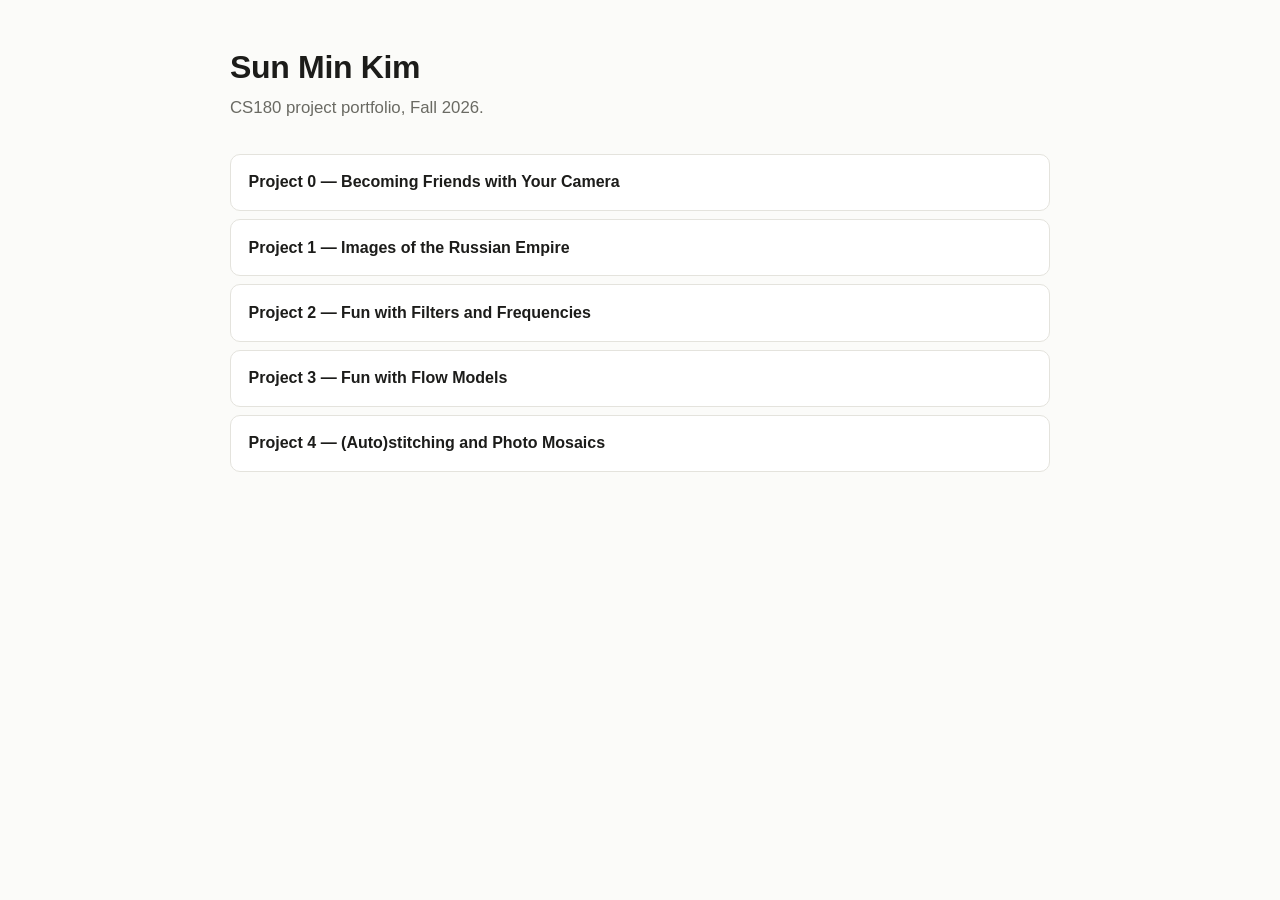
<file: index.html>
<!DOCTYPE html>
<html lang="en">
<head>
    <meta charset="utf-8">
    <meta name="viewport" content="width=device-width, initial-scale=1">
    <meta name="robots" content="noindex, nofollow">
    <title>Sun Min Kim — CS180 Portfolio</title>
    <link rel="stylesheet" href="style.css">
</head>
<body>
    <div class="container">
        <h1>Sun Min Kim</h1>
        <p class="subtitle">CS180 project portfolio, Fall 2026.</p>
        <ul class="nav-list">
            <li><a href="./proj0/index.html">Project 0 — Becoming Friends with Your Camera</a></li>
            <li><a href="./proj1/index.html">Project 1 — Images of the Russian Empire</a></li>
            <li><a href="./proj2/index.html">Project 2 — Fun with Filters and Frequencies</a></li>
            <li><a href="./proj3/index.html">Project 3 — Fun with Flow Models</a></li>
            <li><a href="./proj4/index.html">Project 4 — (Auto)stitching and Photo Mosaics</a></li>
        </ul>
    </div>
</body>
</html>
</file>
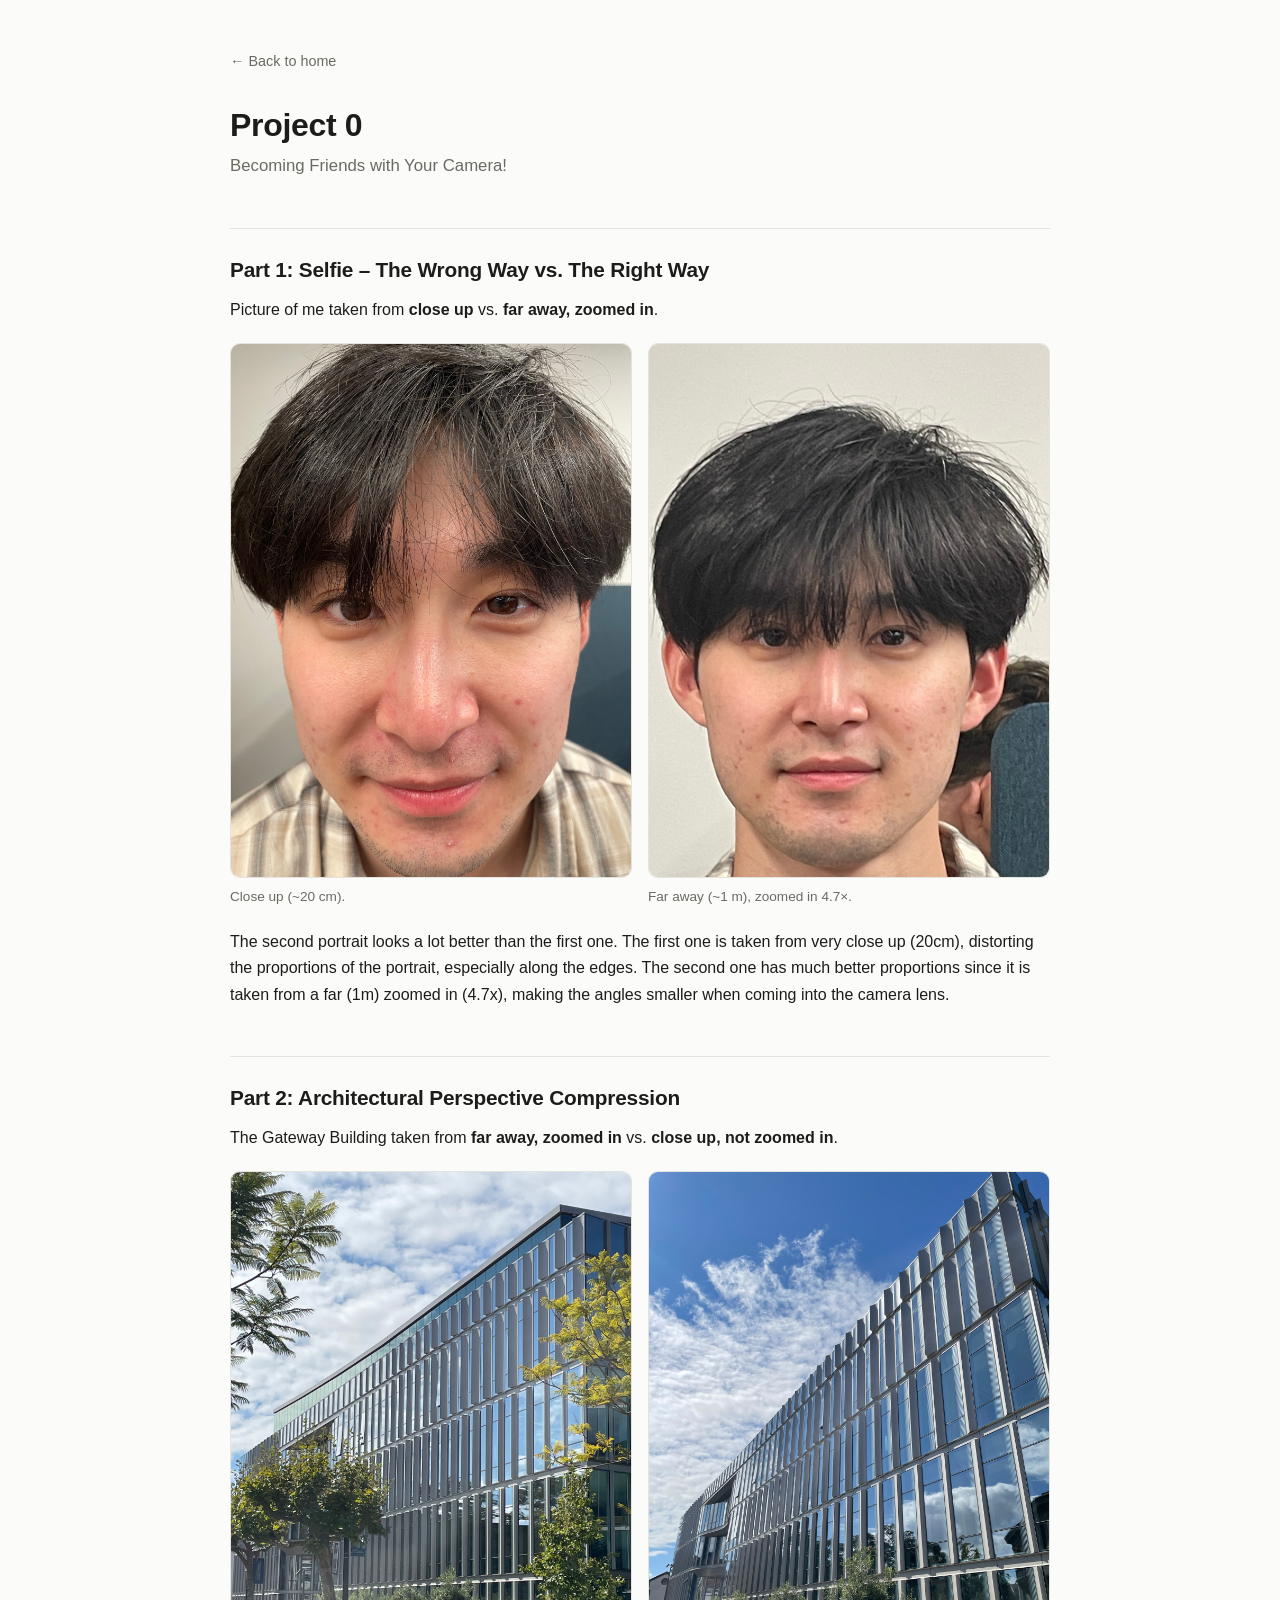
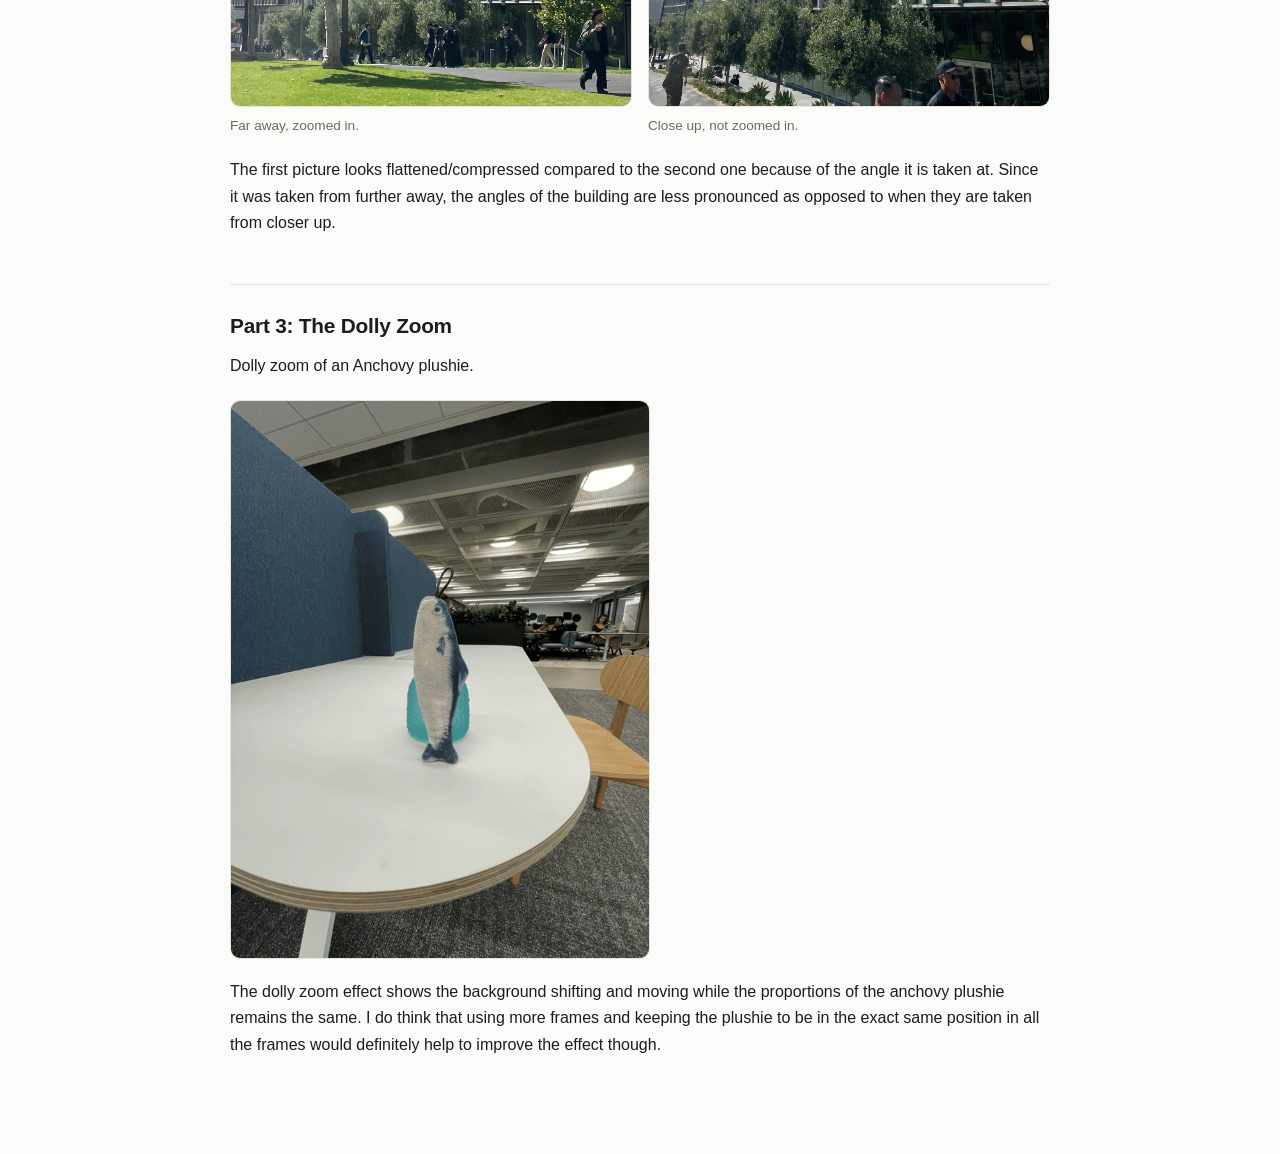
<file: 0/index.html>
<!DOCTYPE html>
<html lang="en">
<head>
    <meta charset="utf-8">
    <meta name="viewport" content="width=device-width, initial-scale=1">
    <meta name="robots" content="noindex, nofollow">
    <title>Project 0 — Sun Min Kim</title>
    <link rel="stylesheet" href="../style.css">
</head>
<body>
    <div class="container">
        <a class="backlink" href="../index.html">&larr; Back to home</a>
        <h1>Project 0</h1>
        <p class="subtitle">Becoming Friends with Your Camera!</p>

        <h2>Part 1: Selfie – The Wrong Way vs. The Right Way</h2>
        <p>Picture of me taken from <b>close up</b> vs. <b>far away, zoomed in</b>.</p>
        <div class="pair">
            <figure>
                <img src="part-1-close-up.jpg" alt="Selfie up close">
                <figcaption>Close up (~20 cm).</figcaption>
            </figure>
            <figure>
                <img src="part-1-far-zoomed.jpg" alt="Selfie far away">
                <figcaption>Far away (~1 m), zoomed in 4.7&times;.</figcaption>
            </figure>
        </div>
        <p>The second portrait looks a lot better than the first one. The first one is taken from very close up (20cm), distorting the proportions of the portrait, especially along the edges. The second one has much better proportions since it is taken from a far (1m) zoomed in (4.7x), making the angles smaller when coming into the camera lens.</p>

        <h2>Part 2: Architectural Perspective Compression</h2>
        <p>The Gateway Building taken from <b>far away, zoomed in</b> vs. <b>close up, not zoomed in</b>.</p>
        <div class="pair">
            <figure>
                <img src="part-2-far-zoomed.jpg" alt="Gateway far away">
                <figcaption>Far away, zoomed in.</figcaption>
            </figure>
            <figure>
                <img src="part-2-near-wide.jpg" alt="Gateway up close">
                <figcaption>Close up, not zoomed in.</figcaption>
            </figure>
        </div>
        <p>The first picture looks flattened/compressed compared to the second one because of the angle it is taken at. Since it was taken from further away, the angles of the building are less pronounced as opposed to when they are taken from closer up.</p>

        <h2>Part 3: The Dolly Zoom</h2>
        <p>Dolly zoom of an Anchovy plushie.</p>
        <div class="single">
            <img src="part-3-dolly-zoom.gif" alt="Anchovy plushie dolly zoom">
        </div>
        <p>The dolly zoom effect shows the background shifting and moving while the proportions of the anchovy plushie remains the same. I do think that using more frames and keeping the plushie to be in the exact same position in all the frames would definitely help to improve the effect though.</p>
    </div>
</body>
</html>
</file>
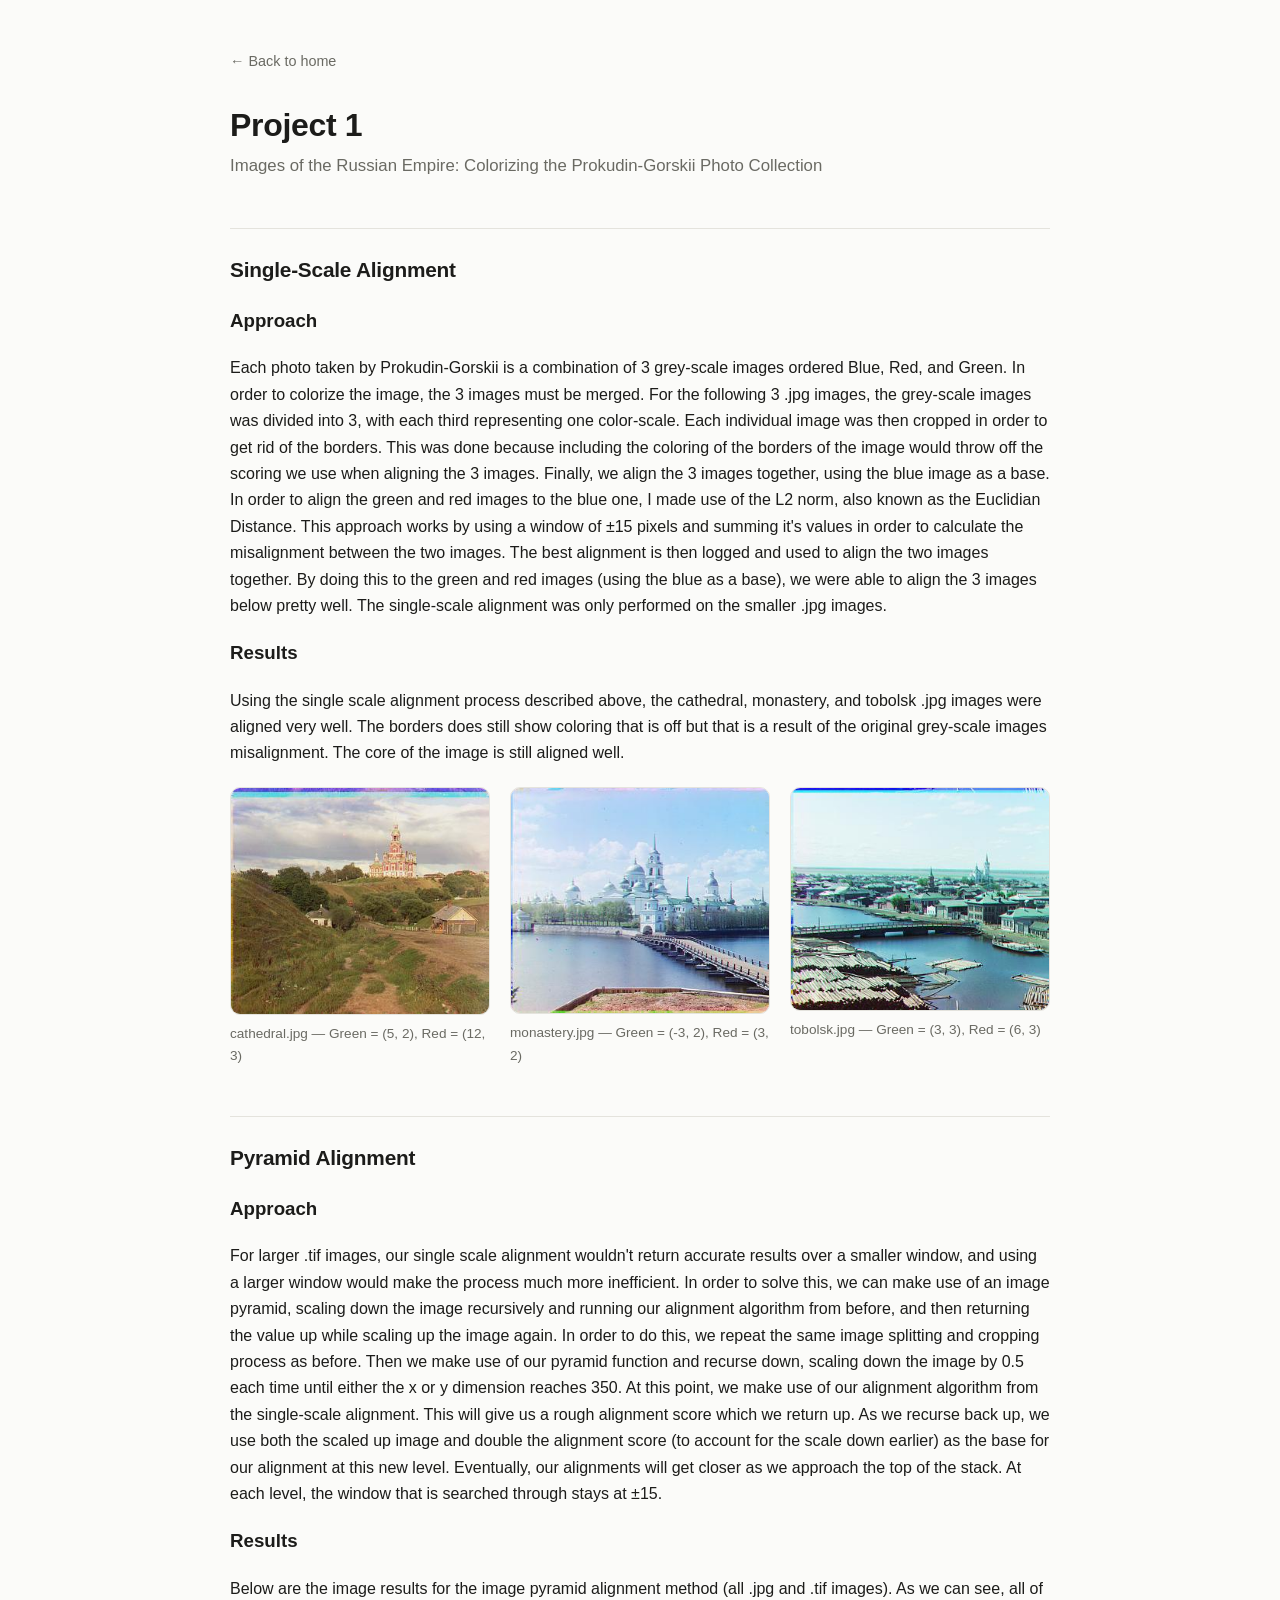
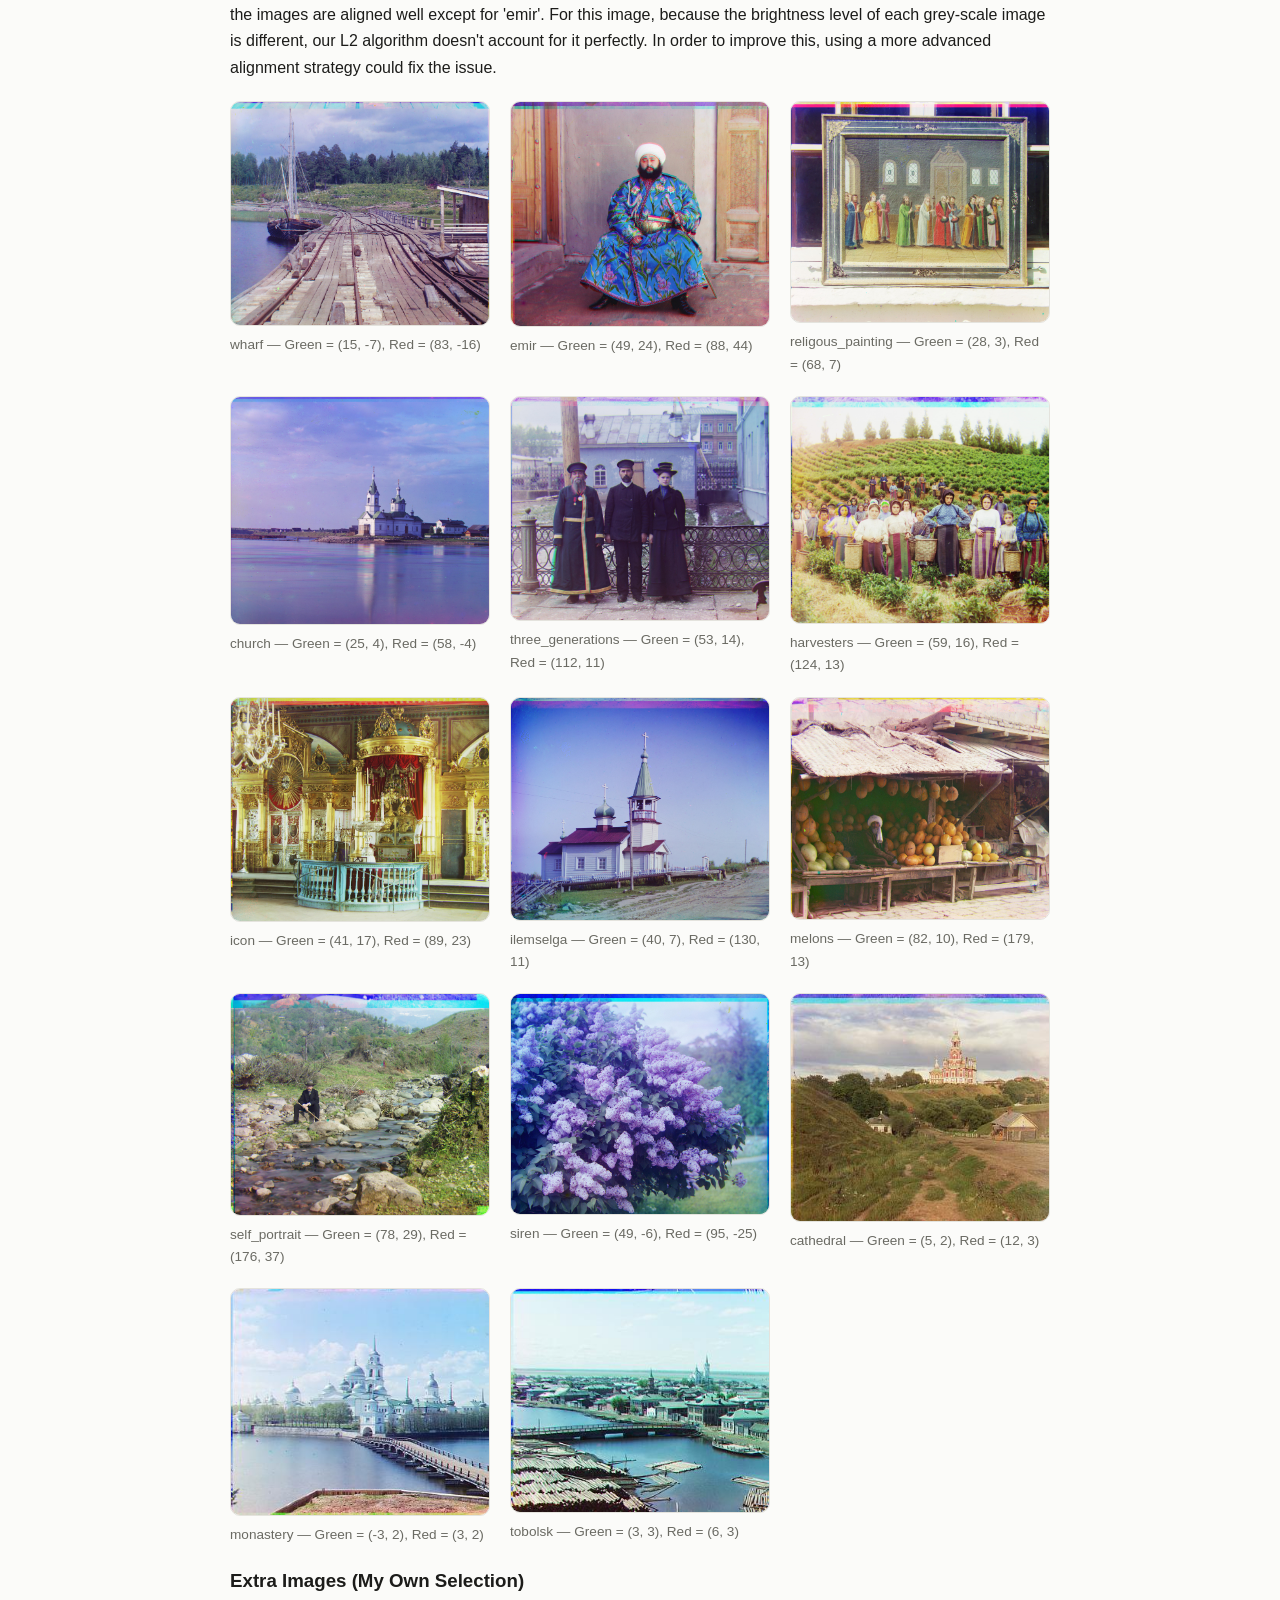
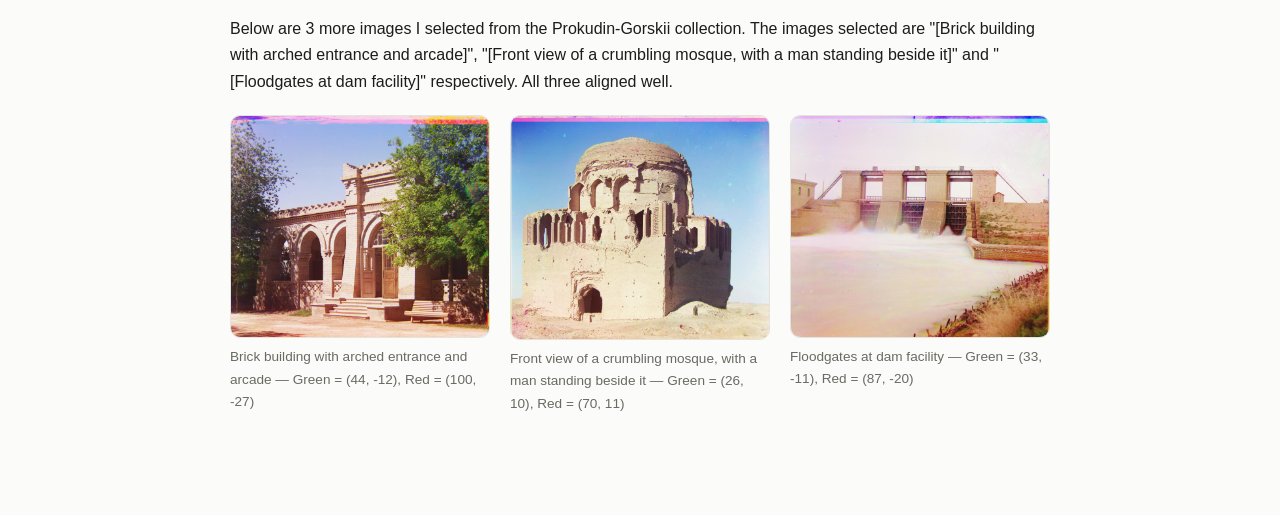
<file: proj1/index.html>
<!DOCTYPE html>
<html lang="en">
<head>
    <meta charset="utf-8">
    <meta name="viewport" content="width=device-width, initial-scale=1">
    <meta name="robots" content="noindex, nofollow">
    <title>Project 1 — Sun Min Kim</title>
    <link rel="stylesheet" href="../style.css">
</head>
<body>
    <div class="container">
        <a class="backlink" href="../index.html">&larr; Back to home</a>
        <h1>Project 1</h1>
        <p class="subtitle">Images of the Russian Empire: Colorizing the Prokudin-Gorskii Photo Collection</p>

        <h2>Single-Scale Alignment</h2>

        <h3>Approach</h3>
        <p class="todo">Each photo taken by Prokudin-Gorskii is a combination of 3 grey-scale images ordered Blue, Red, and Green. In order to colorize the image, the 3 images must be merged. For the following 3 .jpg images, the grey-scale images was divided into 3, with each third representing one color-scale. Each individual image was then cropped in order to get rid of the borders. This was done because including the coloring of the borders of the image would throw off the scoring we use when aligning the 3 images. Finally, we align the 3 images together, using the blue image as a base. In order to align the green and red images to the blue one, I made use of the L2 norm, also known as the Euclidian Distance. This approach works by using a window of ±15 pixels and summing it's values in order to calculate the misalignment between the two images. The best alignment is then logged and used to align the two images together. By doing this to the green and red images (using the blue as a base), we were able to align the 3 images below pretty well. The single-scale alignment was only performed on the smaller .jpg images.</p>

        <h3>Results</h3>
        <p class="todo">Using the single scale alignment process described above, the cathedral, monastery, and tobolsk .jpg images were aligned very well. The borders does still show coloring that is off but that is a result of the original grey-scale images misalignment. The core of the image is still aligned well.</p>
        <div class="results-grid">
            <figure>
                <img src="single_scale_alignment/cathedral.jpg" alt="Aligned cathedral">
                <figcaption>cathedral.jpg — Green = (5, 2), Red = (12, 3)</figcaption>
            </figure>
            <figure>
                <img src="single_scale_alignment/monastery.jpg" alt="Aligned monastery">
                <figcaption>monastery.jpg — Green = (-3, 2), Red = (3, 2)</figcaption>
            </figure>
            <figure>
                <img src="single_scale_alignment/tobolsk.jpg" alt="Aligned tobolsk">
                <figcaption>tobolsk.jpg — Green = (3, 3), Red = (6, 3)</figcaption>
            </figure>
        </div>

        <h2>Pyramid Alignment</h2>

        <h3>Approach</h3>
        <p class="todo">For larger .tif images, our single scale alignment wouldn't return accurate results over a smaller window, and using a larger window would make the process much more inefficient. In order to solve this, we can make use of an image pyramid, scaling down the image recursively and running our alignment algorithm from before, and then returning the value up while scaling up the image again. In order to do this, we repeat the same image splitting and cropping process as before. Then we make use of our pyramid function and recurse down, scaling down the image by 0.5 each time until either the x or y dimension reaches 350. At this point, we make use of our alignment algorithm from the single-scale alignment. This will give us a rough alignment score which we return up. As we recurse back up, we use both the scaled up image and double the alignment score (to account for the scale down earlier) as the base for our alignment at this new level. Eventually, our alignments will get closer as we approach the top of the stack. At each level, the window that is searched through stays at ±15.</p>

        <h3>Results</h3>
        <p class="todo">Below are the image results for the image pyramid alignment method (all .jpg and .tif images). As we can see, all of the images are aligned well except for 'emir'. For this image, because the brightness level of each grey-scale image is different, our L2 algorithm doesn't account for it perfectly. In order to improve this, using a more advanced alignment strategy could fix the issue.</p>
        <div class="results-grid">
            <figure>
                <img src="pyramid_alignment/wharf.jpg" alt="Aligned wharf">
                <figcaption>wharf — Green = (15, -7), Red = (83, -16)</figcaption>
            </figure>
            <figure>
                <img src="pyramid_alignment/emir.jpg" alt="Aligned emir">
                <figcaption>emir — Green = (49, 24), Red = (88, 44)</figcaption>
            </figure>
            <figure>
                <img src="pyramid_alignment/religous_painting.jpg" alt="Aligned religous_painting">
                <figcaption>religous_painting — Green = (28, 3), Red = (68, 7)</figcaption>
            </figure>
            <figure>
                <img src="pyramid_alignment/church.jpg" alt="Aligned church">
                <figcaption>church — Green = (25, 4), Red = (58, -4)</figcaption>
            </figure>
            <figure>
                <img src="pyramid_alignment/three_generations.jpg" alt="Aligned three_generations">
                <figcaption>three_generations — Green = (53, 14), Red = (112, 11)</figcaption>
            </figure>
            <figure>
                <img src="pyramid_alignment/harvesters.jpg" alt="Aligned harvesters">
                <figcaption>harvesters — Green = (59, 16), Red = (124, 13)</figcaption>
            </figure>
            <figure>
                <img src="pyramid_alignment/icon.jpg" alt="Aligned icon">
                <figcaption>icon — Green = (41, 17), Red = (89, 23)</figcaption>
            </figure>
            <figure>
                <img src="pyramid_alignment/ilemselga.jpg" alt="Aligned ilemselga">
                <figcaption>ilemselga — Green = (40, 7), Red = (130, 11)</figcaption>
            </figure>
            <figure>
                <img src="pyramid_alignment/melons.jpg" alt="Aligned melons">
                <figcaption>melons — Green = (82, 10), Red = (179, 13)</figcaption>
            </figure>
            <figure>
                <img src="pyramid_alignment/self_portrait.jpg" alt="Aligned self_portrait">
                <figcaption>self_portrait — Green = (78, 29), Red = (176, 37)</figcaption>
            </figure>
            <figure>
                <img src="pyramid_alignment/siren.jpg" alt="Aligned siren">
                <figcaption>siren — Green = (49, -6), Red = (95, -25)</figcaption>
            </figure>
            <figure>
                <img src="pyramid_alignment/cathedral.jpg" alt="Aligned cathedral">
                <figcaption>cathedral — Green = (5, 2), Red = (12, 3)</figcaption>
            </figure>
            <figure>
                <img src="pyramid_alignment/monastery.jpg" alt="Aligned monastery">
                <figcaption>monastery — Green = (-3, 2), Red = (3, 2)</figcaption>
            </figure>
            <figure>
                <img src="pyramid_alignment/tobolsk.jpg" alt="Aligned tobolsk">
                <figcaption>tobolsk — Green = (3, 3), Red = (6, 3)</figcaption>
            </figure>
        </div>

        <h3>Extra Images (My Own Selection)</h3>
        <p class="todo">Below are 3 more images I selected from the Prokudin-Gorskii collection. The images selected are "[Brick building with arched entrance and arcade]", "[Front view of a crumbling mosque, with a man standing beside it]" and "[Floodgates at dam facility]" respectively. All three aligned well.</p>
        <div class="results-grid">
            <figure>
                <img src="pyramid_alignment/[extra]_brick_building.jpg" alt="Aligned Brick building with arched entrance and arcade">
                <figcaption>Brick building with arched entrance and arcade — Green = (44, -12), Red = (100, -27)</figcaption>
            </figure>
            <figure>
                <img src="pyramid_alignment/[extra]_crumbling_mosque.jpg" alt="Aligned Front view of a crumbling mosque, with a man standing beside it">
                <figcaption>Front view of a crumbling mosque, with a man standing beside it — Green = (26, 10), Red = (70, 11)</figcaption>
            </figure>
            <figure>
                <img src="pyramid_alignment/[extra]_dam.jpg" alt="Aligned Floodgates at dam facility">
                <figcaption>Floodgates at dam facility — Green = (33, -11), Red = (87, -20)</figcaption>
            </figure>
        </div>
    </div>
</body>
</html>
</file>
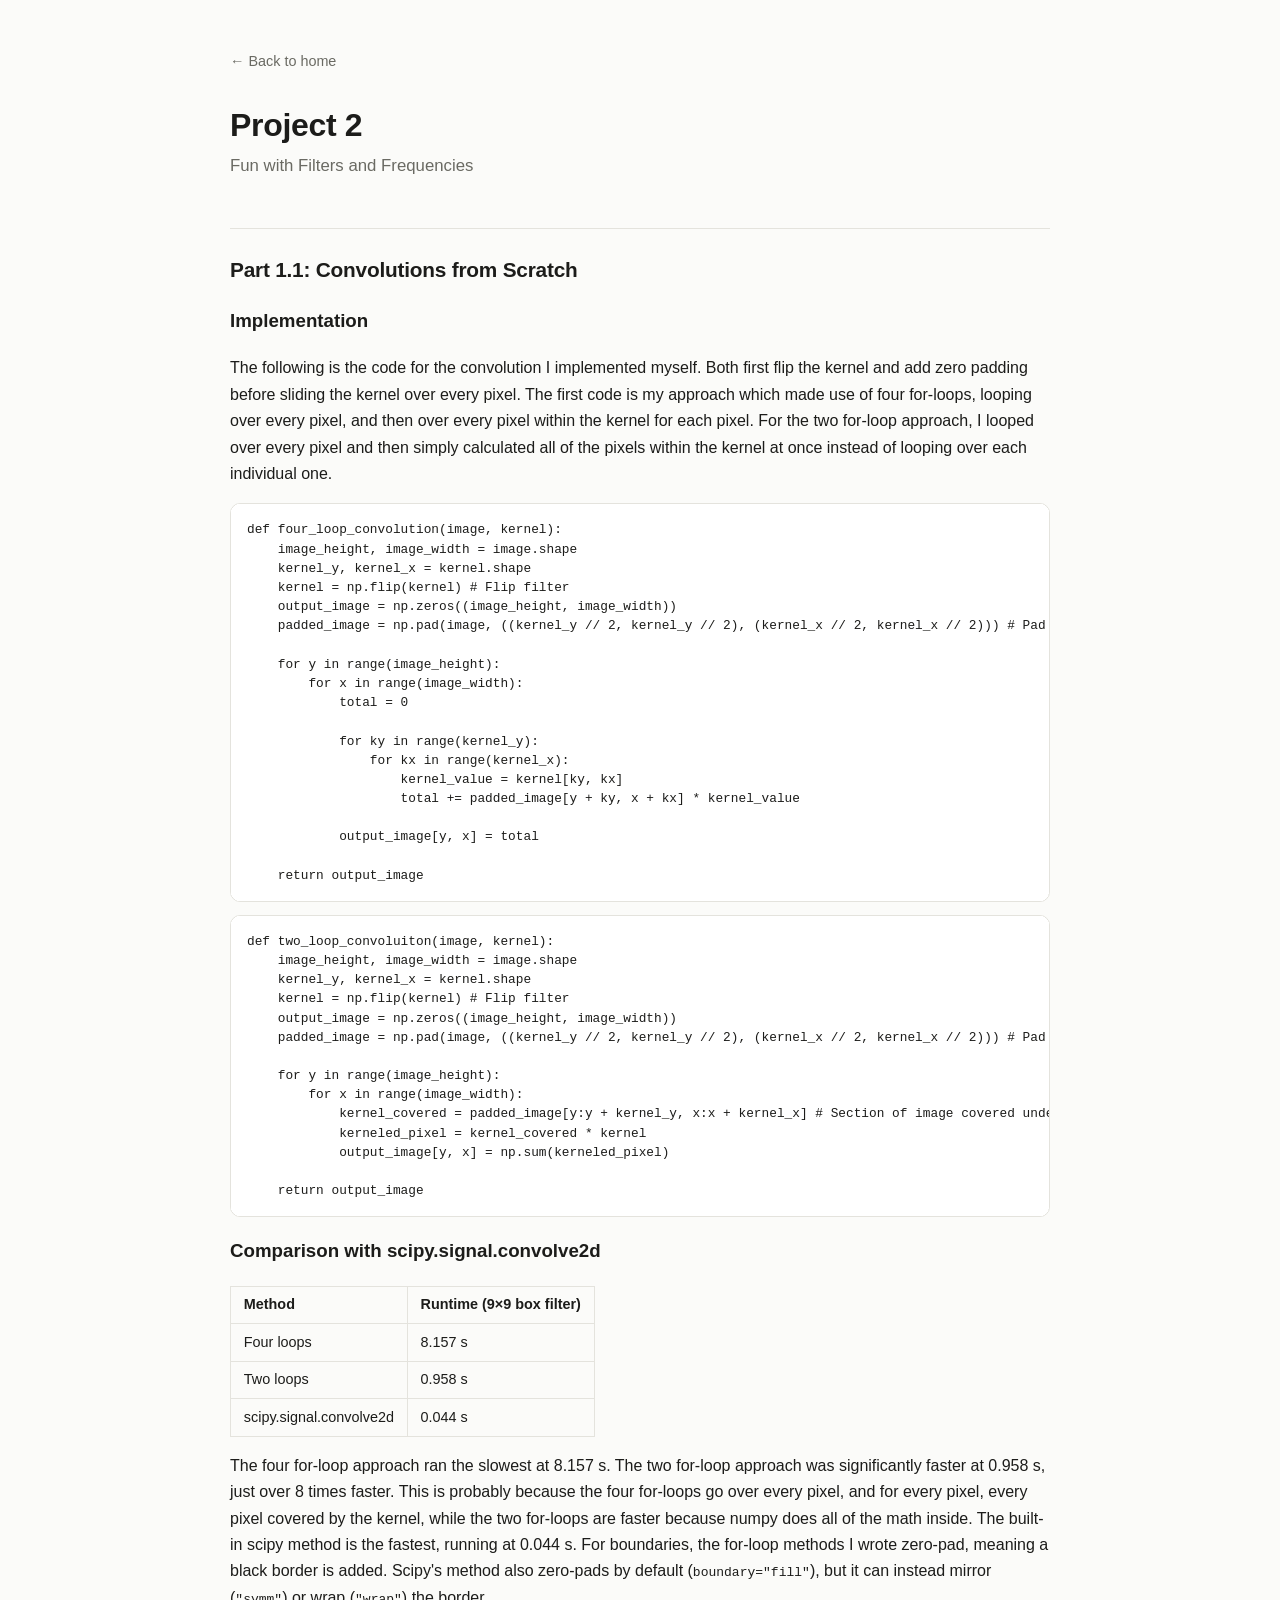
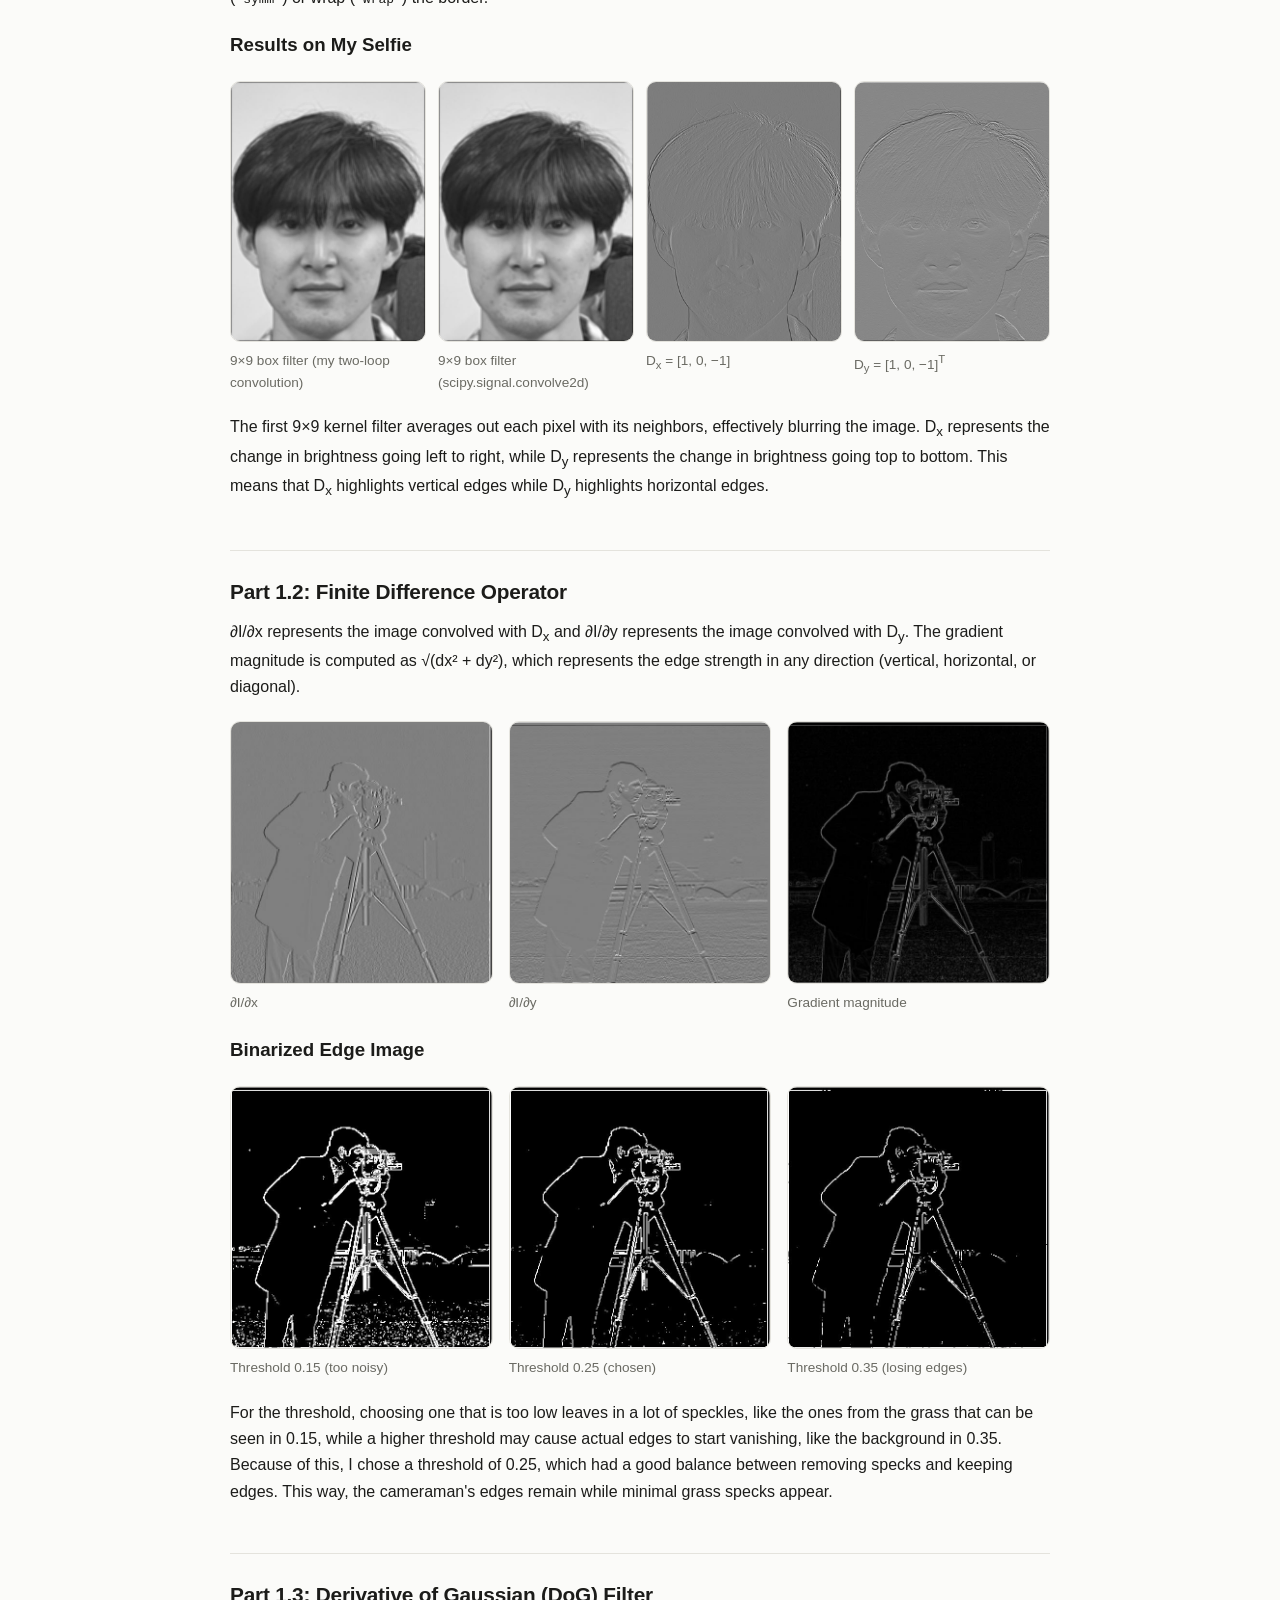
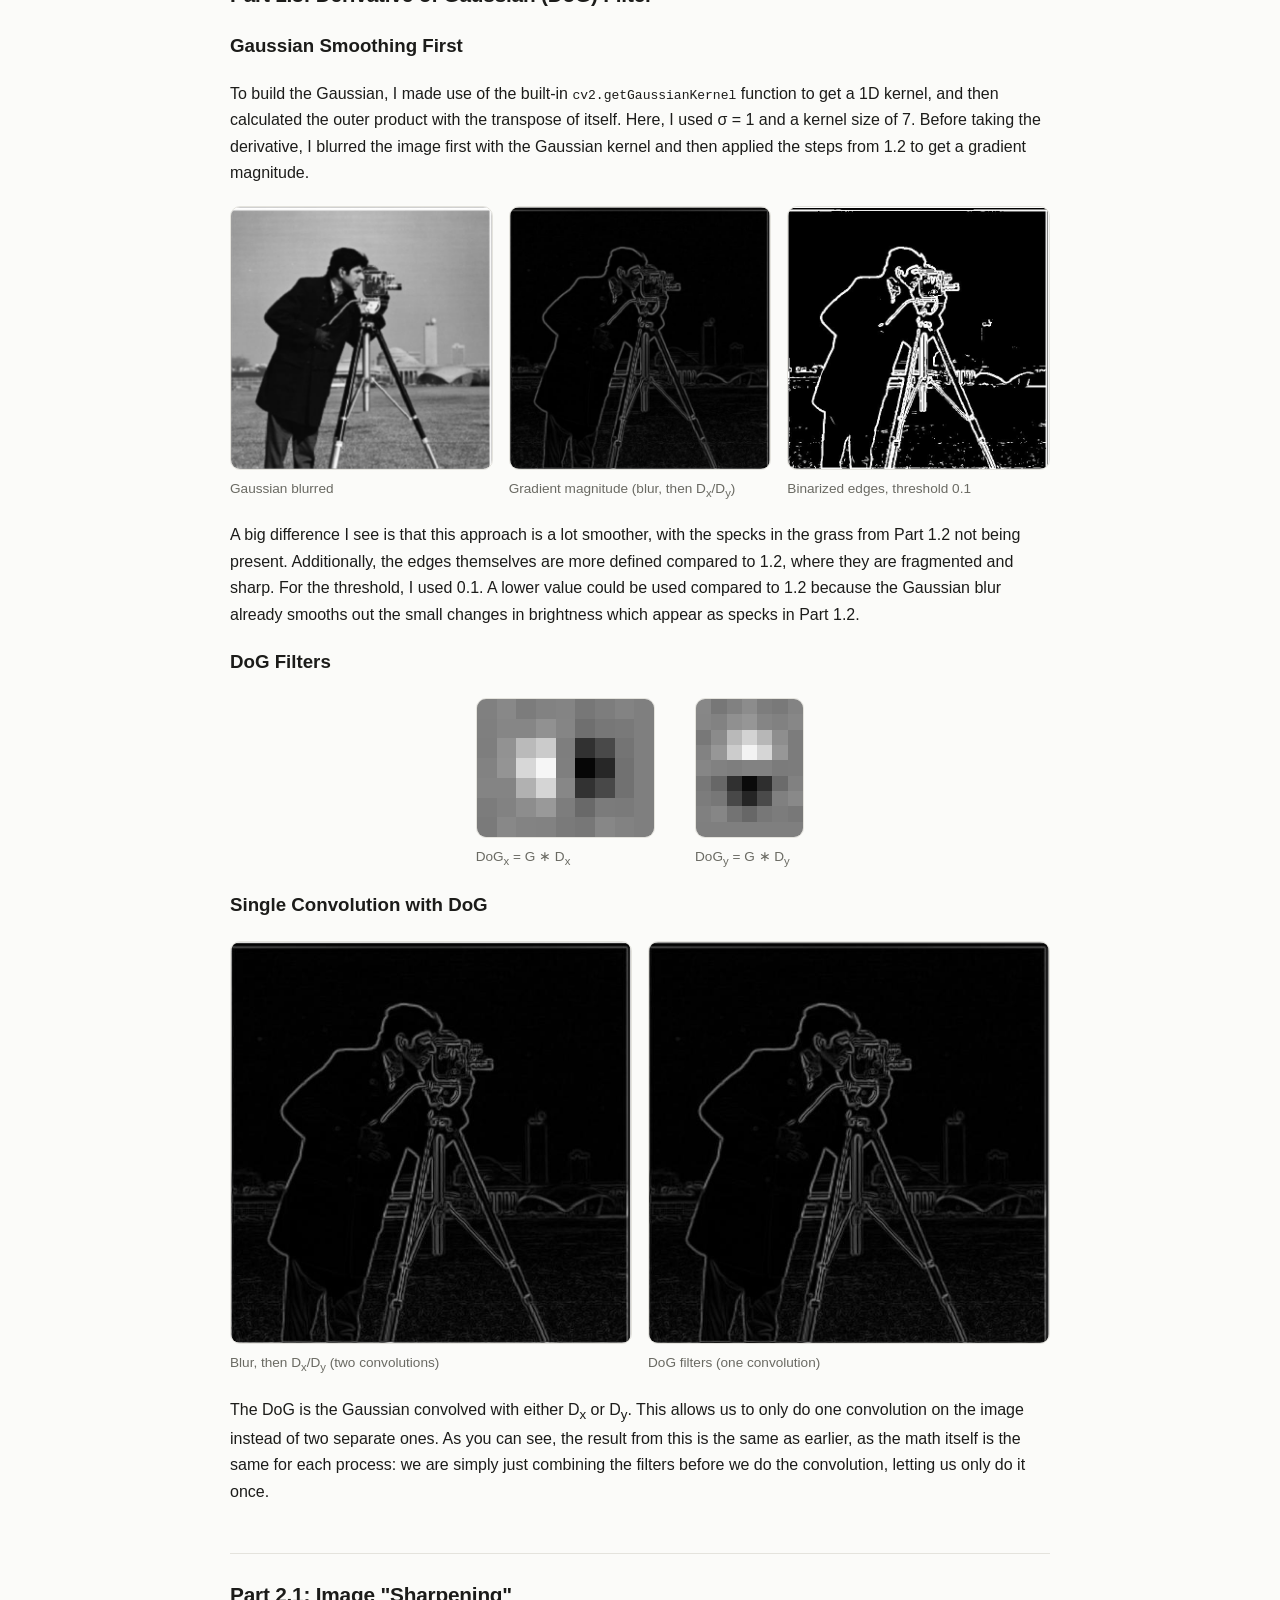
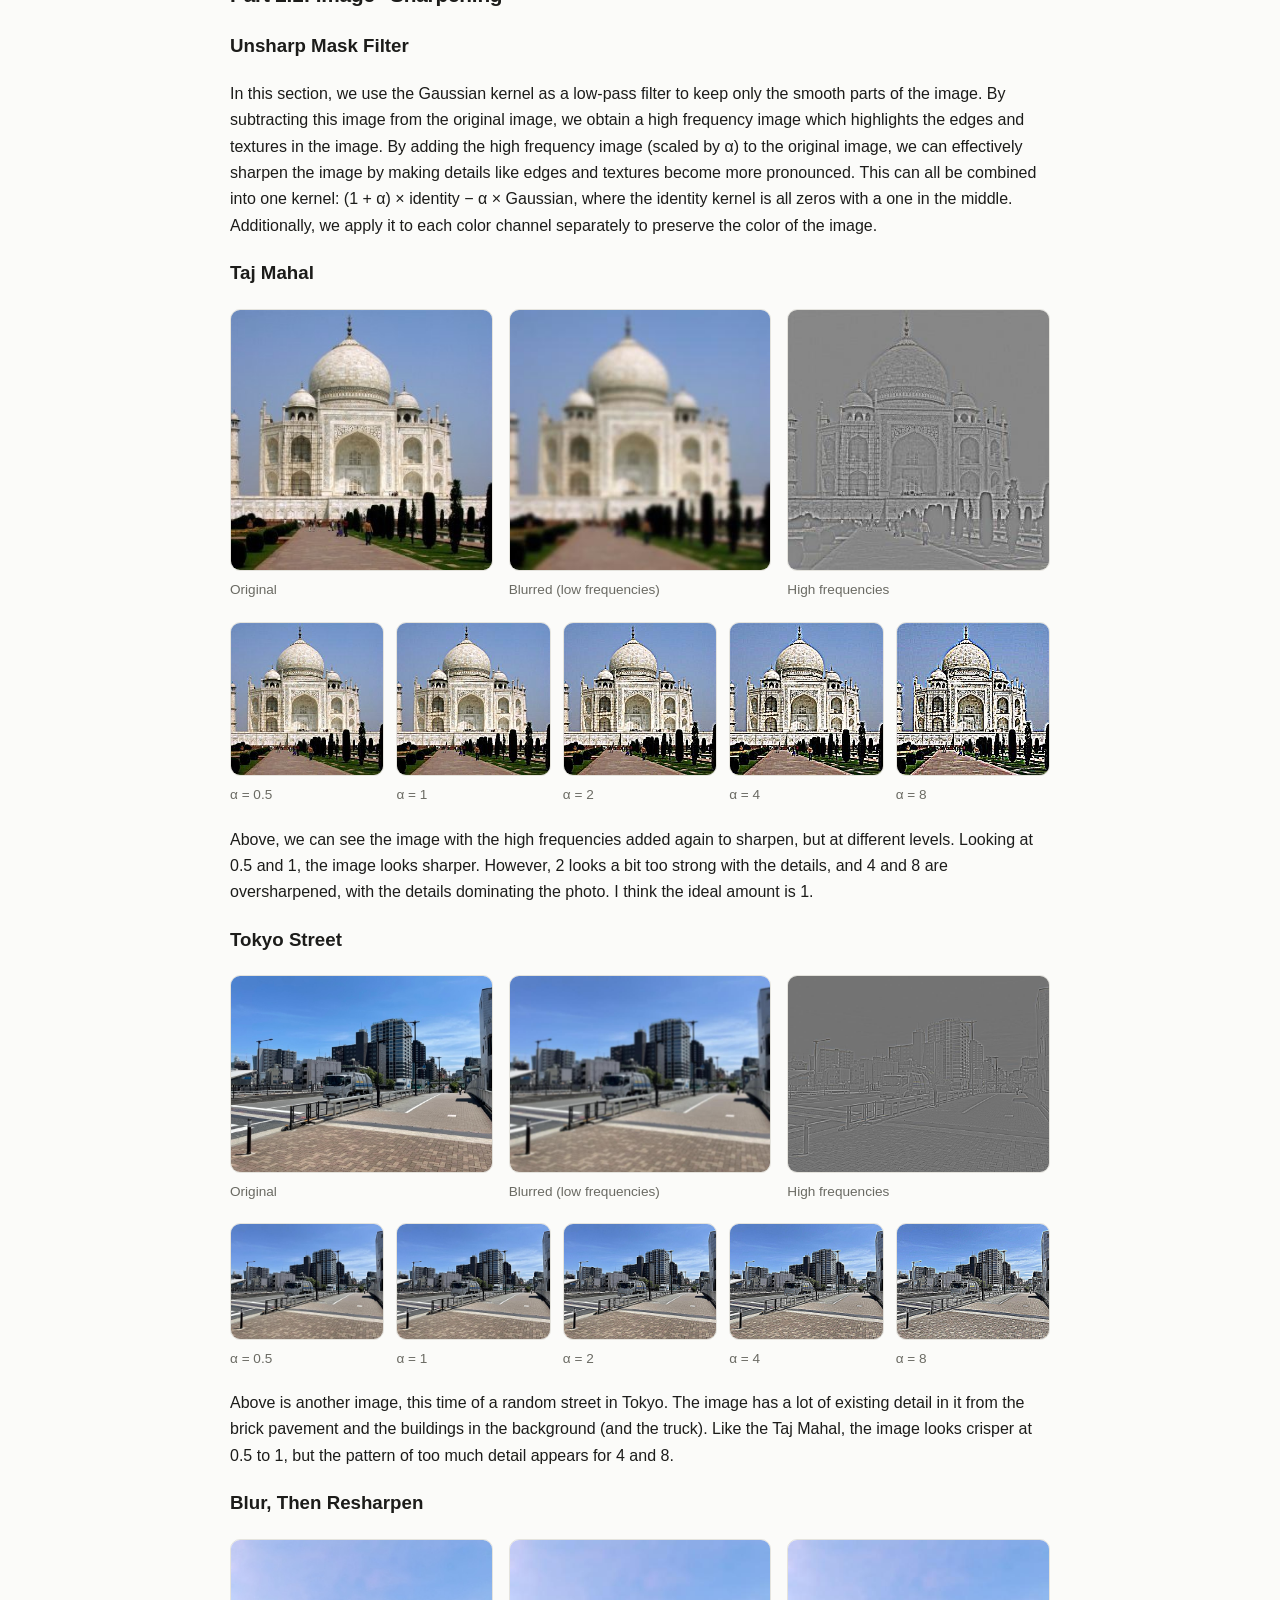
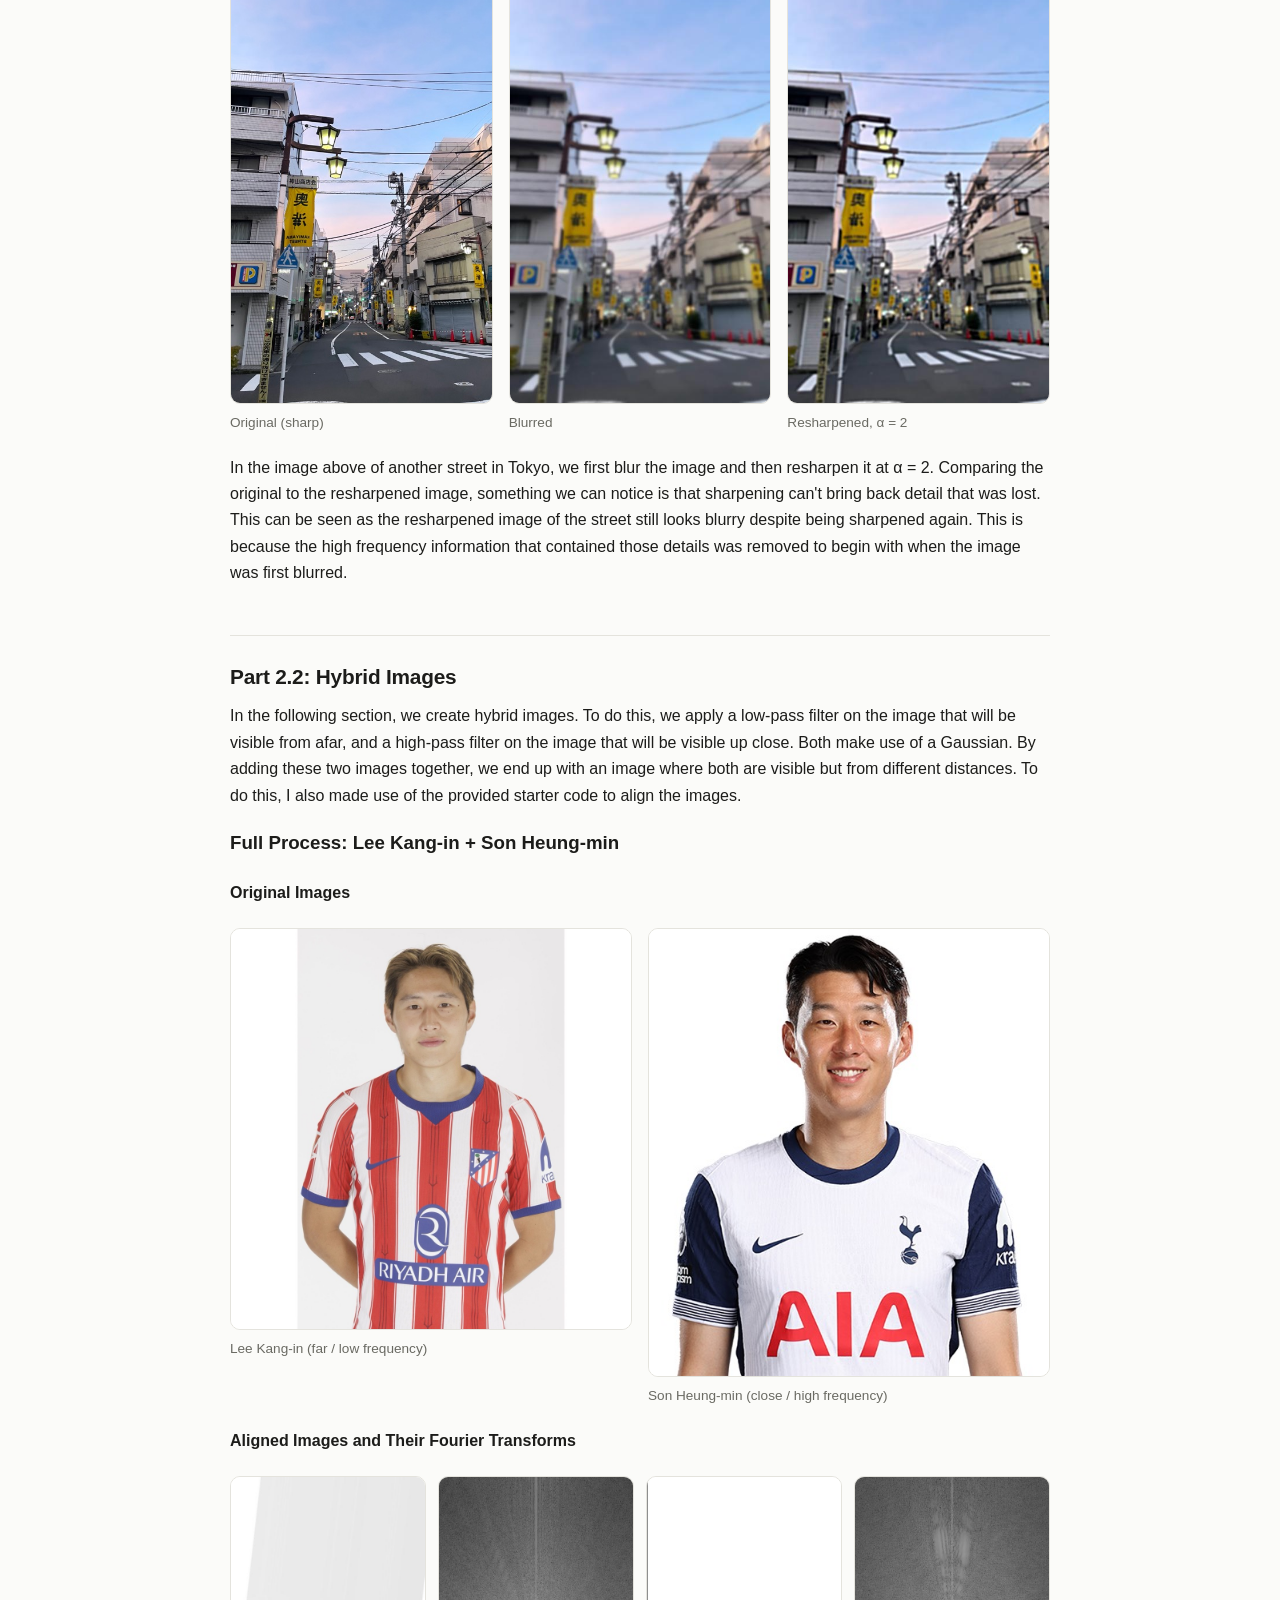
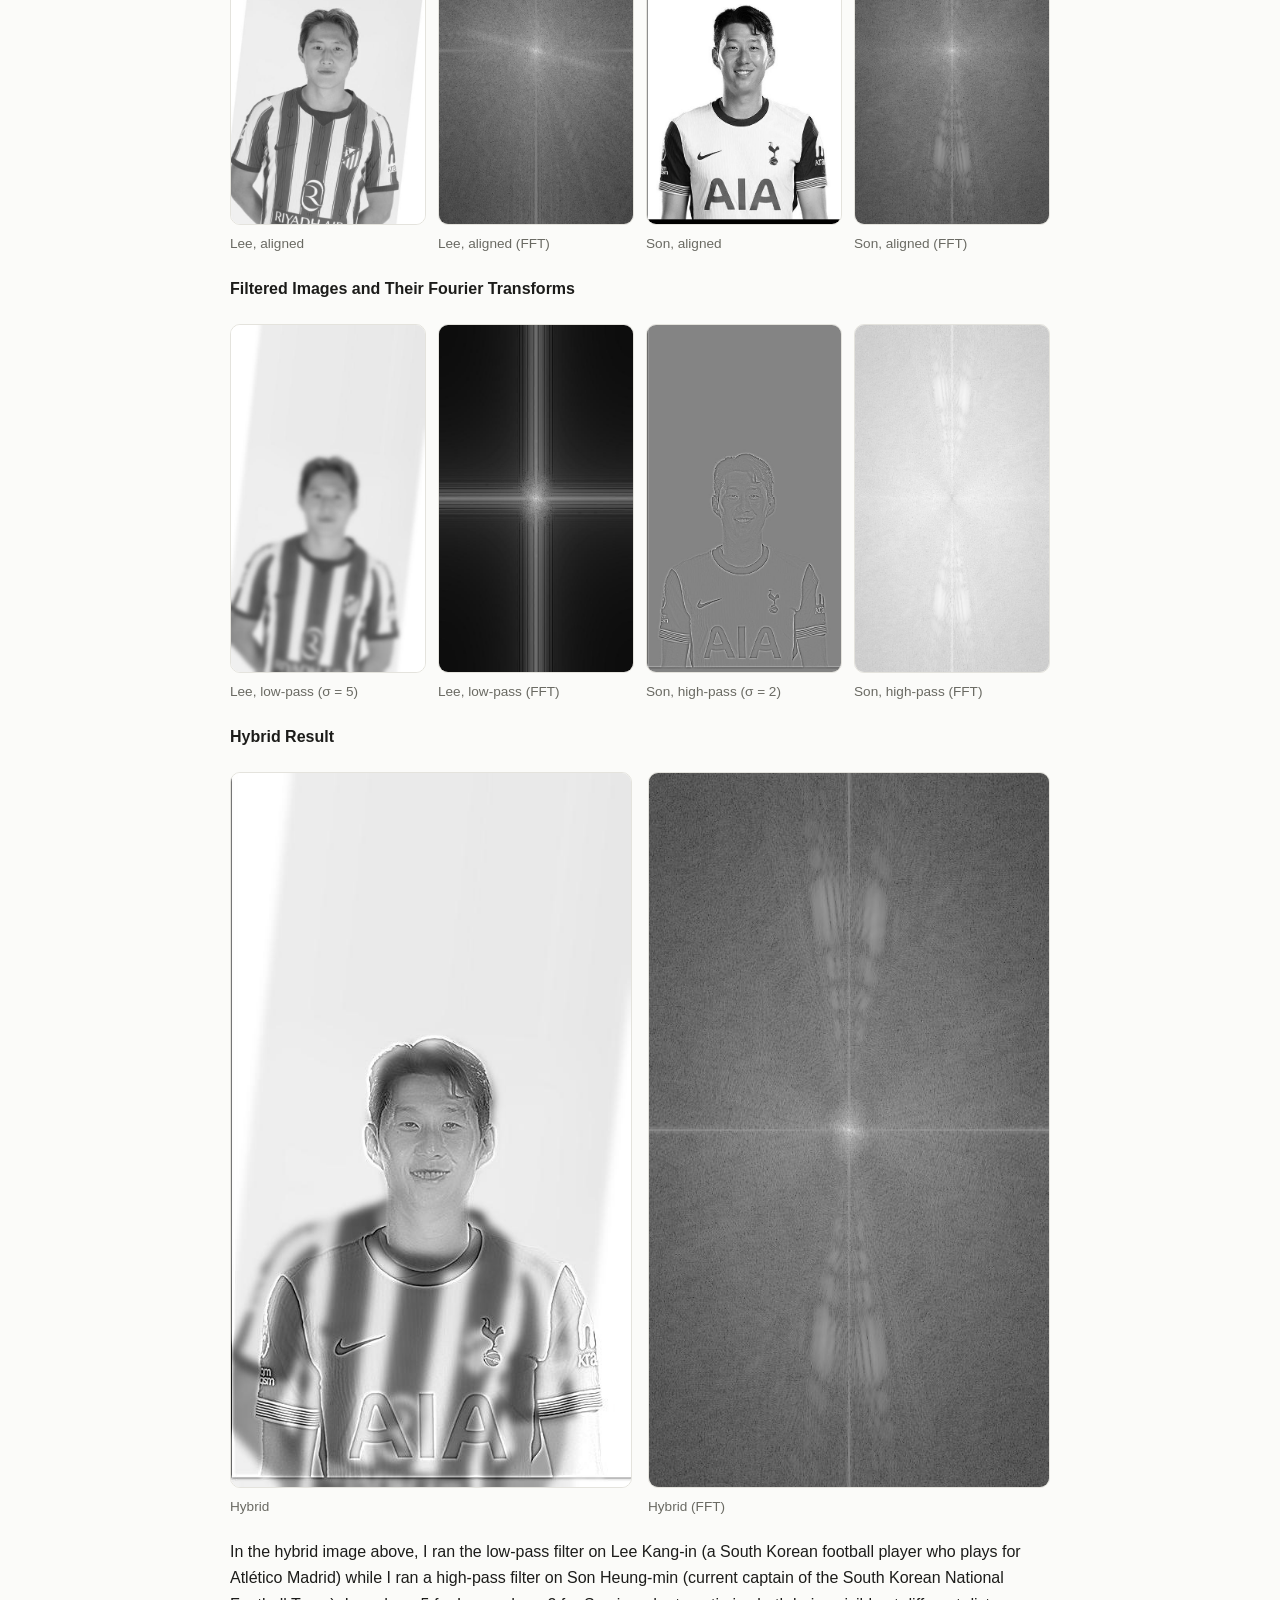
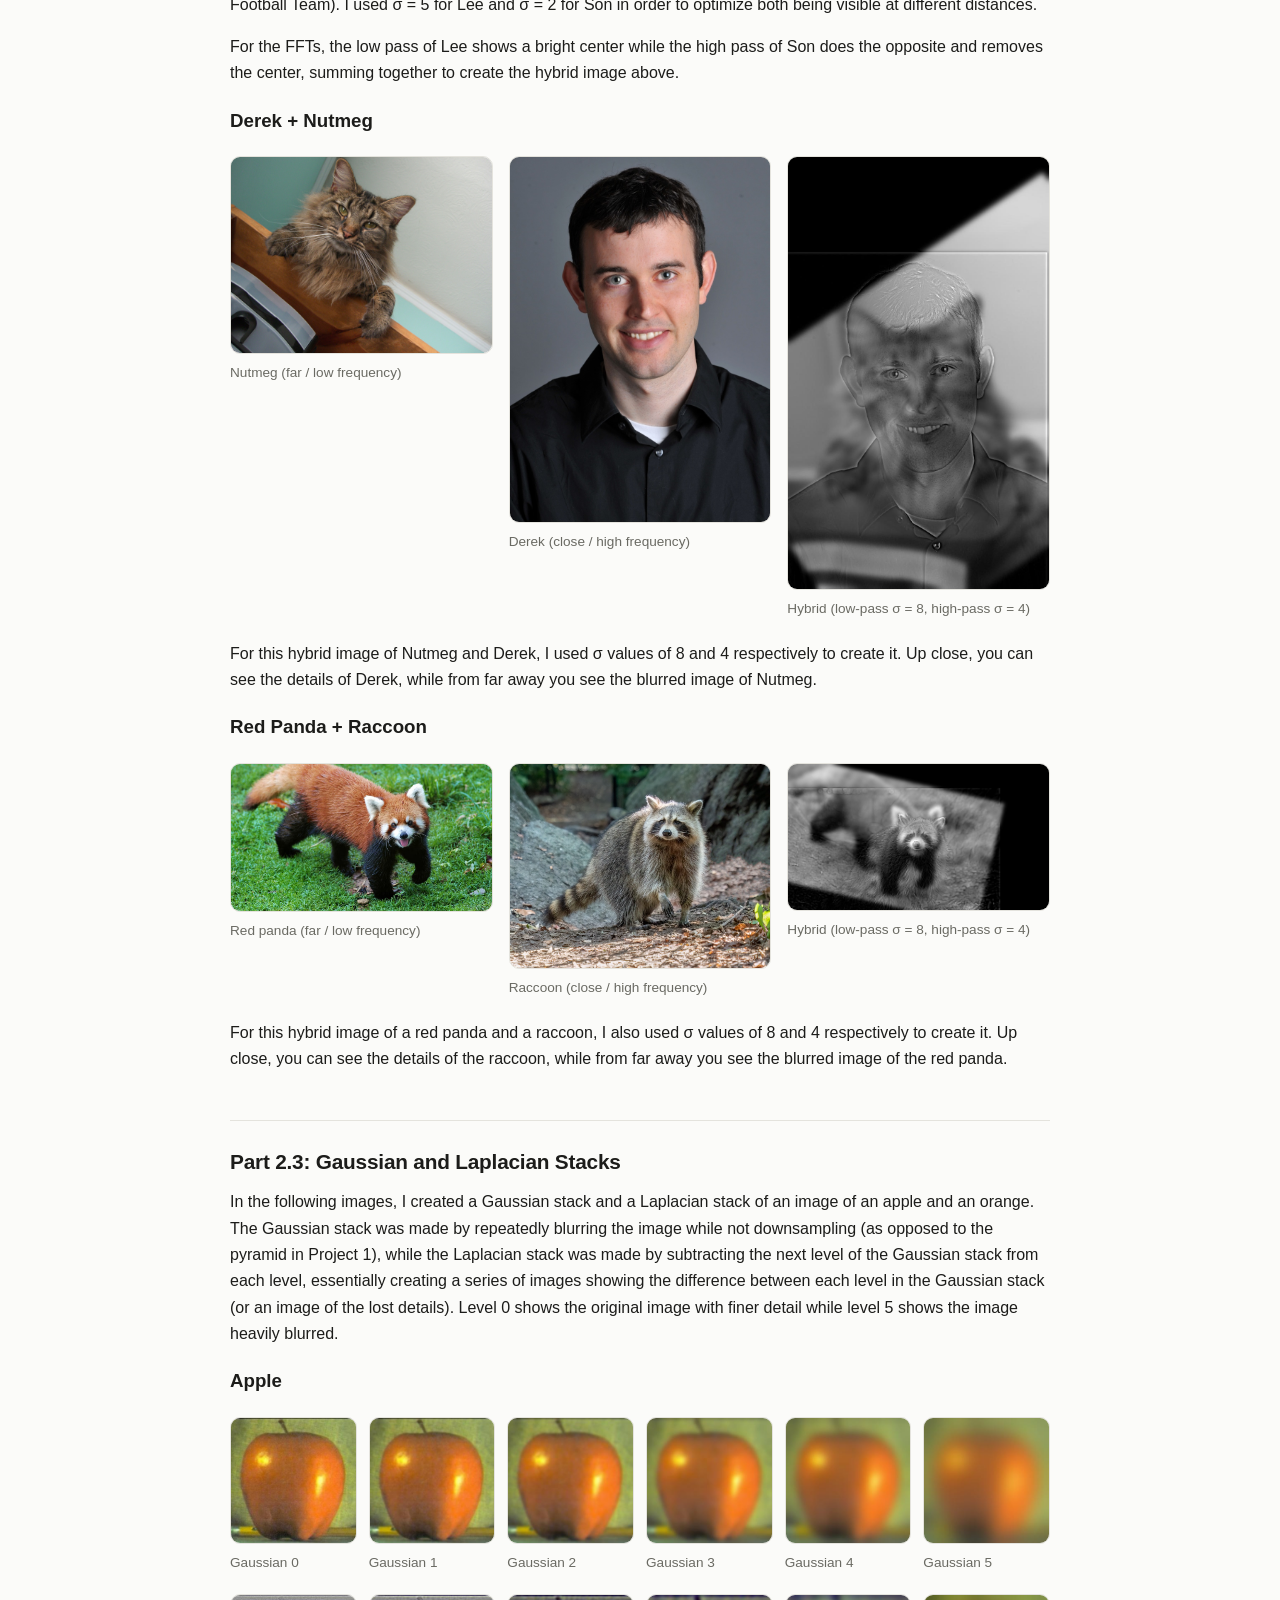
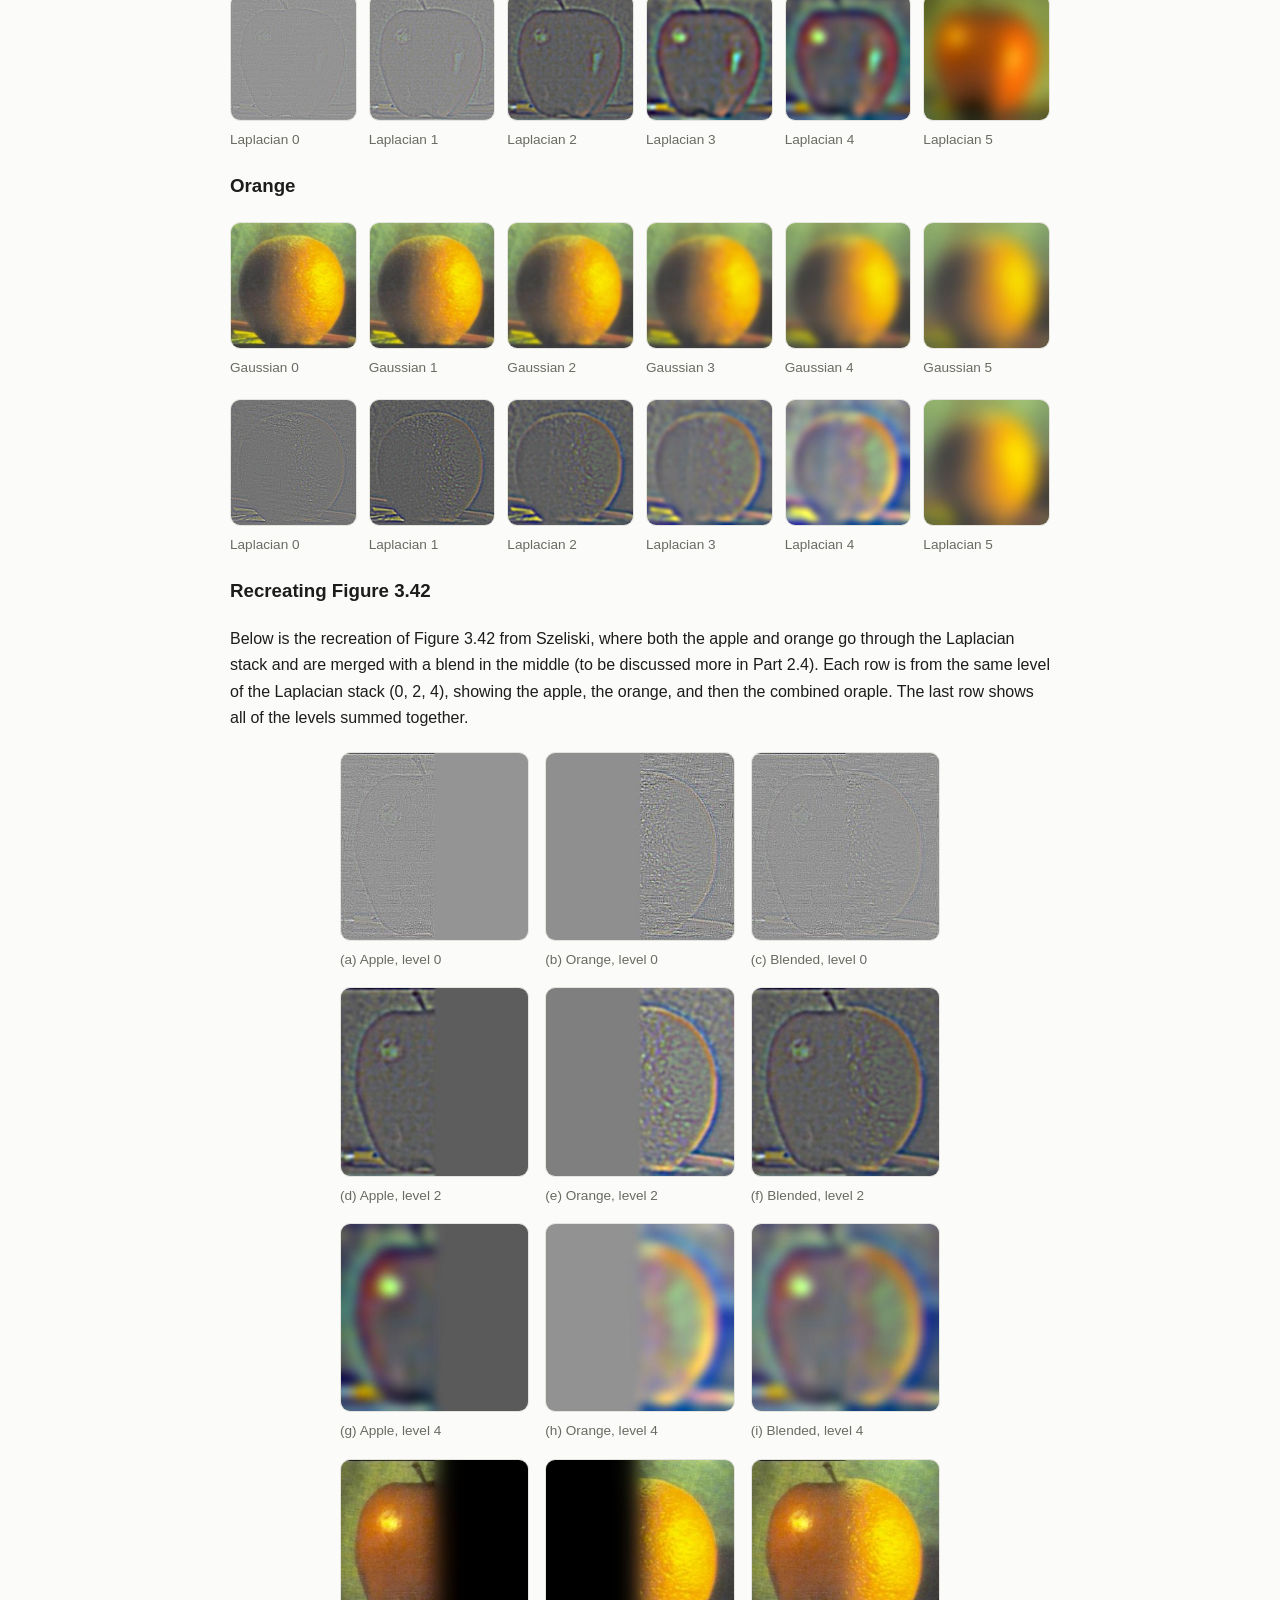
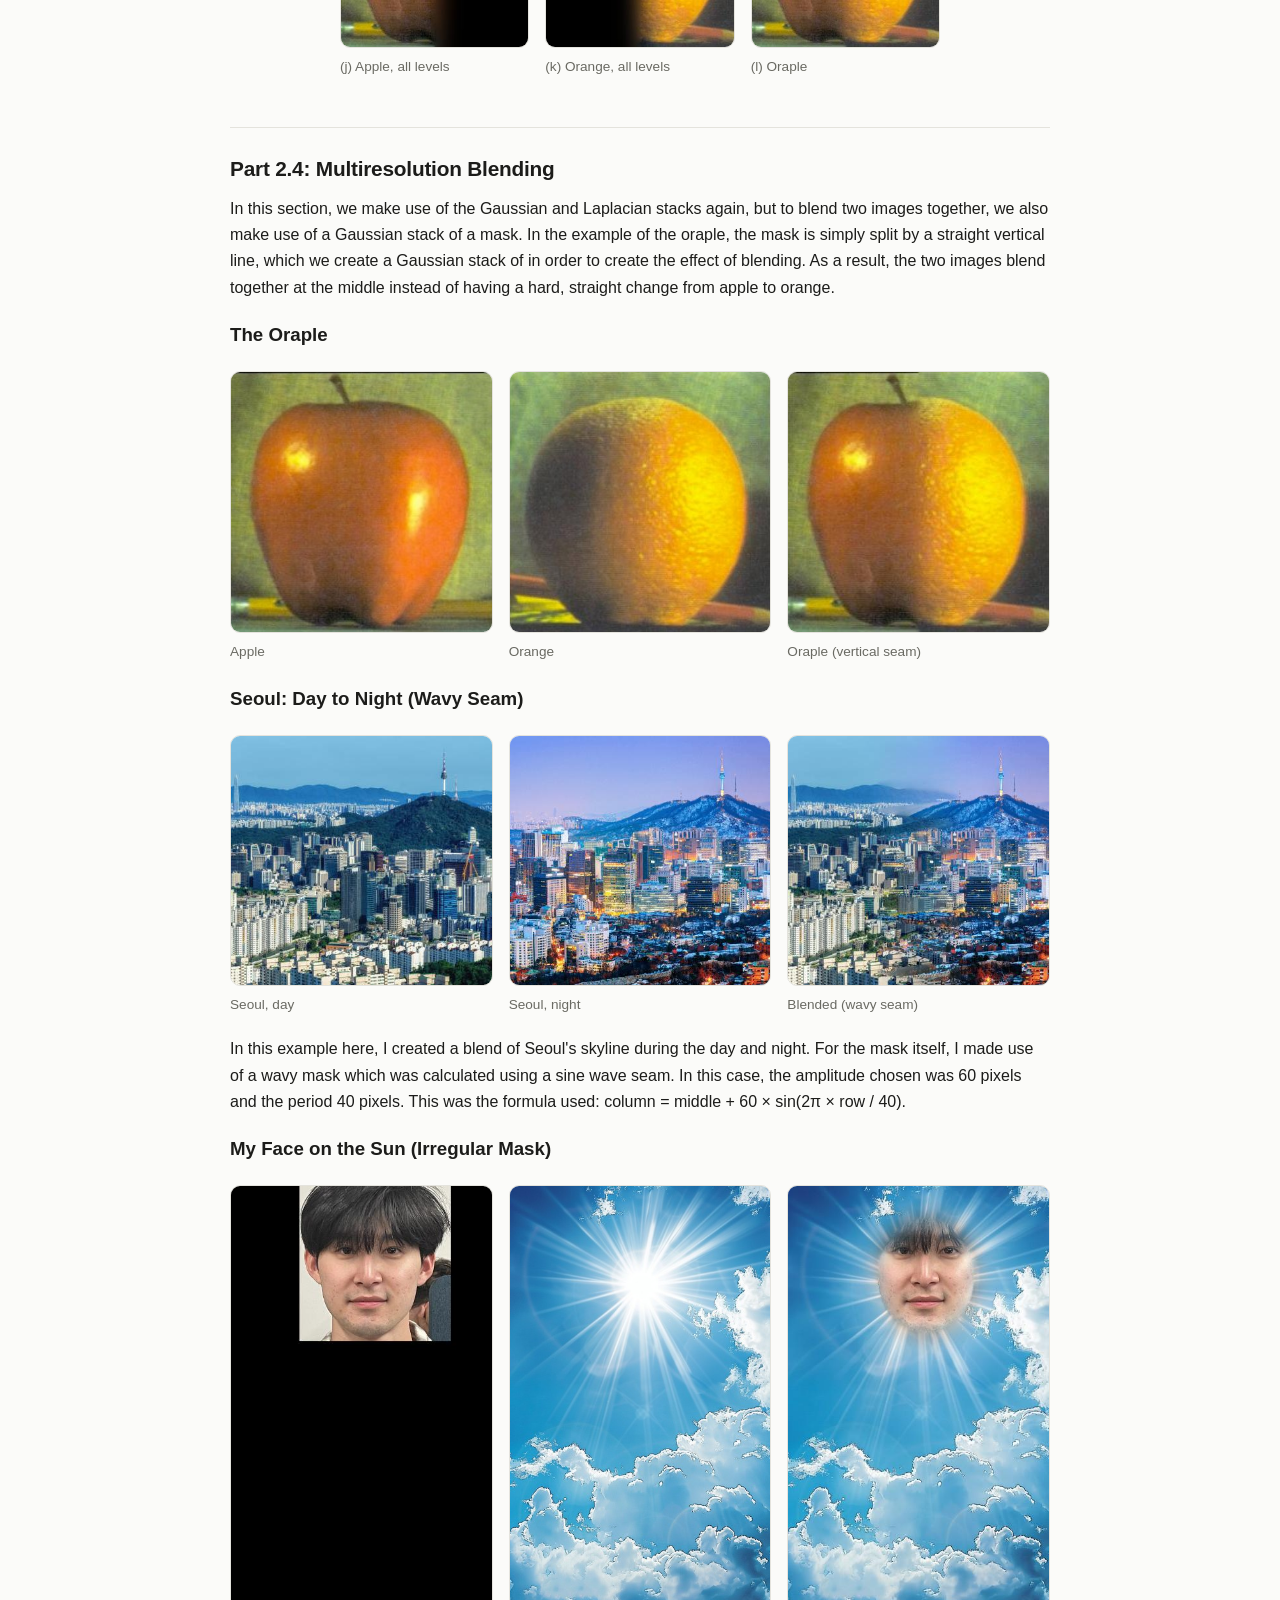
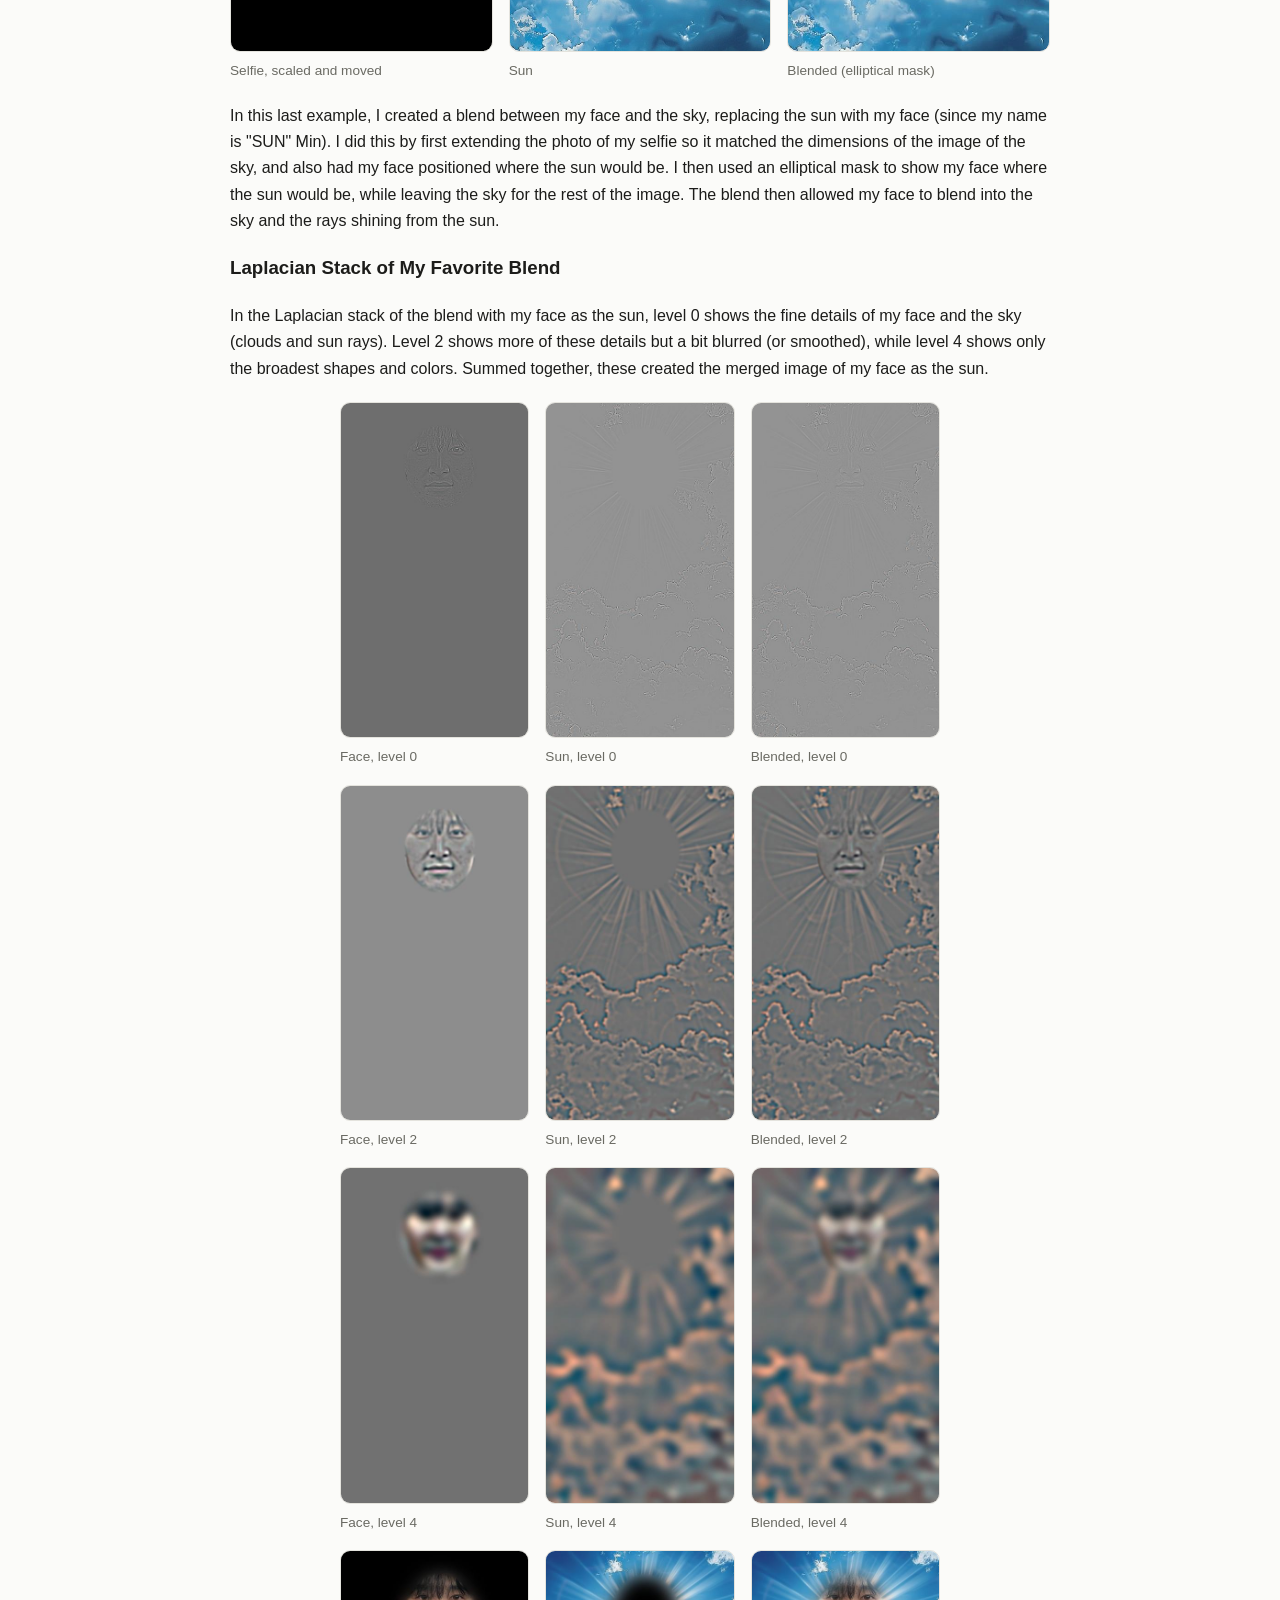
<file: proj2/index.html>
<!DOCTYPE html>
<html lang="en">
<head>
    <meta charset="utf-8">
    <meta name="viewport" content="width=device-width, initial-scale=1">
    <meta name="robots" content="noindex, nofollow">
    <title>Project 2 — Sun Min Kim</title>
    <link rel="stylesheet" href="../style.css">
    <style>
        pre {
            background: var(--surface);
            border: 1px solid var(--border);
            border-radius: 10px;
            padding: 1rem;
            overflow-x: auto;
            font-size: 0.8rem;
            line-height: 1.5;
        }
        .grid-3 {
            display: grid;
            grid-template-columns: repeat(3, 1fr);
            gap: 1rem;
            margin: 1.25rem 0;
        }
        .grid-3 figure { min-width: 0; }
        @media (max-width: 620px) {
            .grid-3 { grid-template-columns: 1fr; }
        }
        table {
            border-collapse: collapse;
            margin: 1rem 0;
            font-size: 0.9rem;
        }
        th, td {
            border: 1px solid var(--border);
            padding: 0.4rem 0.8rem;
            text-align: left;
        }
        .pixelated img { image-rendering: pixelated; }
        /* All images in a single row, sharing the width equally */
        .row {
            display: flex;
            gap: 0.75rem;
            margin: 1.25rem 0;
            align-items: flex-start;
        }
        .row figure { flex: 1 1 0; min-width: 0; }
        @media (max-width: 620px) {
            .row { flex-wrap: wrap; }
            .row figure { flex-basis: 45%; }
        }
        /* DoG filters: small, same height */
        .dog-row {
            display: flex;
            justify-content: center;
            gap: 2.5rem;
            margin: 1.25rem 0;
        }
        .dog-row figure img {
            width: auto;
            height: 140px;
        }
        /* Narrower 3-column grids for the stack figures */
        .grid-3.compact {
            max-width: 600px;
            margin-left: auto;
            margin-right: auto;
        }
    </style>
</head>
<body>
    <div class="container">
        <a class="backlink" href="../index.html">&larr; Back to home</a>
        <h1>Project 2</h1>
        <p class="subtitle">Fun with Filters and Frequencies</p>

        <!-- ===================== PART 1 ===================== -->

        <h2>Part 1.1: Convolutions from Scratch</h2>

        <h3>Implementation</h3>
        <p>The following is the code for the convolution I implemented myself. Both first flip the kernel and add zero padding before sliding the kernel over every pixel. The first code is my approach which made use of four for-loops, looping over every pixel, and then over every pixel within the kernel for each pixel. For the two for-loop approach, I looped over every pixel and then simply calculated all of the pixels within the kernel at once instead of looping over each individual one.</p>

        <pre><code>def four_loop_convolution(image, kernel):
    image_height, image_width = image.shape
    kernel_y, kernel_x = kernel.shape
    kernel = np.flip(kernel) # Flip filter
    output_image = np.zeros((image_height, image_width))
    padded_image = np.pad(image, ((kernel_y // 2, kernel_y // 2), (kernel_x // 2, kernel_x // 2))) # Pad image by kernel // 2 on all edges

    for y in range(image_height):
        for x in range(image_width):
            total = 0

            for ky in range(kernel_y):
                for kx in range(kernel_x):
                    kernel_value = kernel[ky, kx]
                    total += padded_image[y + ky, x + kx] * kernel_value

            output_image[y, x] = total

    return output_image</code></pre>

        <pre><code>def two_loop_convoluiton(image, kernel):
    image_height, image_width = image.shape
    kernel_y, kernel_x = kernel.shape
    kernel = np.flip(kernel) # Flip filter
    output_image = np.zeros((image_height, image_width))
    padded_image = np.pad(image, ((kernel_y // 2, kernel_y // 2), (kernel_x // 2, kernel_x // 2))) # Pad image by kernel // 2 on all edges

    for y in range(image_height):
        for x in range(image_width):
            kernel_covered = padded_image[y:y + kernel_y, x:x + kernel_x] # Section of image covered under kernel
            kerneled_pixel = kernel_covered * kernel
            output_image[y, x] = np.sum(kerneled_pixel)

    return output_image</code></pre>

        <h3>Comparison with scipy.signal.convolve2d</h3>
        <table>
            <tr><th>Method</th><th>Runtime (9&times;9 box filter)</th></tr>
            <tr><td>Four loops</td><td>8.157 s</td></tr>
            <tr><td>Two loops</td><td>0.958 s</td></tr>
            <tr><td>scipy.signal.convolve2d</td><td>0.044 s</td></tr>
        </table>
        <p>The four for-loop approach ran the slowest at 8.157 s. The two for-loop approach was significantly faster at 0.958 s, just over 8 times faster. This is probably because the four for-loops go over every pixel, and for every pixel, every pixel covered by the kernel, while the two for-loops are faster because numpy does all of the math inside. The built-in scipy method is the fastest, running at 0.044 s. For boundaries, the for-loop methods I wrote zero-pad, meaning a black border is added. Scipy's method also zero-pads by default (<code>boundary="fill"</code>), but it can instead mirror (<code>"symm"</code>) or wrap (<code>"wrap"</code>) the border.</p>

        <h3>Results on My Selfie</h3>
        <div class="row">
            <figure>
                <img src="output/part_one/selfie_blurred_9.jpg" alt="Selfie blurred with my 9x9 box filter">
                <figcaption>9&times;9 box filter (my two-loop convolution)</figcaption>
            </figure>
            <figure>
                <img src="output/part_one/selfie_scipy_blurred_9.jpg" alt="Selfie blurred with scipy convolve2d">
                <figcaption>9&times;9 box filter (scipy.signal.convolve2d)</figcaption>
            </figure>
            <figure>
                <img src="output/part_one/selfie_dx.jpg" alt="Selfie convolved with Dx">
                <figcaption>D<sub>x</sub> = [1, 0, &minus;1]</figcaption>
            </figure>
            <figure>
                <img src="output/part_one/selfie_dy.jpg" alt="Selfie convolved with Dy">
                <figcaption>D<sub>y</sub> = [1, 0, &minus;1]<sup>T</sup></figcaption>
            </figure>
        </div>
        <p>The first 9&times;9 kernel filter averages out each pixel with its neighbors, effectively blurring the image. D<sub>x</sub> represents the change in brightness going left to right, while D<sub>y</sub> represents the change in brightness going top to bottom. This means that D<sub>x</sub> highlights vertical edges while D<sub>y</sub> highlights horizontal edges.</p>

        <h2>Part 1.2: Finite Difference Operator</h2>

        <p>&part;I/&part;x represents the image convolved with D<sub>x</sub> and &part;I/&part;y represents the image convolved with D<sub>y</sub>. The gradient magnitude is computed as &radic;(dx&sup2; + dy&sup2;), which represents the edge strength in any direction (vertical, horizontal, or diagonal).</p>

        <div class="grid-3">
            <figure>
                <img src="output/part_one/cameraman_dx.jpg" alt="Cameraman partial derivative in x">
                <figcaption>&part;I/&part;x</figcaption>
            </figure>
            <figure>
                <img src="output/part_one/cameraman_dy.jpg" alt="Cameraman partial derivative in y">
                <figcaption>&part;I/&part;y</figcaption>
            </figure>
            <figure>
                <img src="output/part_one/cameraman_gradient_magnitude.jpg" alt="Cameraman gradient magnitude">
                <figcaption>Gradient magnitude</figcaption>
            </figure>
        </div>

        <h3>Binarized Edge Image</h3>
        <div class="grid-3">
            <figure>
                <img src="output/part_one/cameraman_edges_0.15.jpg" alt="Edges at threshold 0.15">
                <figcaption>Threshold 0.15 (too noisy)</figcaption>
            </figure>
            <figure>
                <img src="output/part_one/cameraman_edges_0.25.jpg" alt="Edges at threshold 0.25">
                <figcaption>Threshold 0.25 (chosen)</figcaption>
            </figure>
            <figure>
                <img src="output/part_one/cameraman_edges_0.35.jpg" alt="Edges at threshold 0.35">
                <figcaption>Threshold 0.35 (losing edges)</figcaption>
            </figure>
        </div>
        <p>For the threshold, choosing one that is too low leaves in a lot of speckles, like the ones from the grass that can be seen in 0.15, while a higher threshold may cause actual edges to start vanishing, like the background in 0.35. Because of this, I chose a threshold of 0.25, which had a good balance between removing specks and keeping edges. This way, the cameraman's edges remain while minimal grass specks appear.</p>

        <h2>Part 1.3: Derivative of Gaussian (DoG) Filter</h2>

        <h3>Gaussian Smoothing First</h3>
        <p>To build the Gaussian, I made use of the built-in <code>cv2.getGaussianKernel</code> function to get a 1D kernel, and then calculated the outer product with the transpose of itself. Here, I used &sigma; = 1 and a kernel size of 7. Before taking the derivative, I blurred the image first with the Gaussian kernel and then applied the steps from 1.2 to get a gradient magnitude.</p>
        <div class="grid-3">
            <figure>
                <img src="output/part_one/gaussian_cameraman_blurred.jpg" alt="Cameraman blurred with Gaussian">
                <figcaption>Gaussian blurred</figcaption>
            </figure>
            <figure>
                <img src="output/part_one/gaussian_gradient_magnitude.jpg" alt="Gradient magnitude of blurred cameraman">
                <figcaption>Gradient magnitude (blur, then D<sub>x</sub>/D<sub>y</sub>)</figcaption>
            </figure>
            <figure>
                <img src="output/part_one/gaussian_cameraman_edges_0.1.jpg" alt="Binarized edges of blurred cameraman">
                <figcaption>Binarized edges, threshold 0.1</figcaption>
            </figure>
        </div>
        <p>A big difference I see is that this approach is a lot smoother, with the specks in the grass from Part 1.2 not being present. Additionally, the edges themselves are more defined compared to 1.2, where they are fragmented and sharp. For the threshold, I used 0.1. A lower value could be used compared to 1.2 because the Gaussian blur already smooths out the small changes in brightness which appear as specks in Part 1.2.</p>

        <h3>DoG Filters</h3>
        <div class="dog-row pixelated">
            <figure>
                <img src="output/part_one/DoG_x.jpg" alt="DoG filter in x">
                <figcaption>DoG<sub>x</sub> = G &lowast; D<sub>x</sub></figcaption>
            </figure>
            <figure>
                <img src="output/part_one/DoG_y.jpg" alt="DoG filter in y">
                <figcaption>DoG<sub>y</sub> = G &lowast; D<sub>y</sub></figcaption>
            </figure>
        </div>

        <h3>Single Convolution with DoG</h3>
        <div class="pair">
            <figure>
                <img src="output/part_one/gaussian_gradient_magnitude.jpg" alt="Gradient magnitude from blur then derivative">
                <figcaption>Blur, then D<sub>x</sub>/D<sub>y</sub> (two convolutions)</figcaption>
            </figure>
            <figure>
                <img src="output/part_one/DoG_cameraman_gradient_magnitude.jpg" alt="Gradient magnitude from DoG filters">
                <figcaption>DoG filters (one convolution)</figcaption>
            </figure>
        </div>
        <p>The DoG is the Gaussian convolved with either D<sub>x</sub> or D<sub>y</sub>. This allows us to only do one convolution on the image instead of two separate ones. As you can see, the result from this is the same as earlier, as the math itself is the same for each process: we are simply just combining the filters before we do the convolution, letting us only do it once.</p>

        <!-- ===================== PART 2 ===================== -->

        <h2>Part 2.1: Image "Sharpening"</h2>

        <h3>Unsharp Mask Filter</h3>
        <p>In this section, we use the Gaussian kernel as a low-pass filter to keep only the smooth parts of the image. By subtracting this image from the original image, we obtain a high frequency image which highlights the edges and textures in the image. By adding the high frequency image (scaled by &alpha;) to the original image, we can effectively sharpen the image by making details like edges and textures become more pronounced. This can all be combined into one kernel: (1 + &alpha;) &times; identity &minus; &alpha; &times; Gaussian, where the identity kernel is all zeros with a one in the middle. Additionally, we apply it to each color channel separately to preserve the color of the image.</p>

        <h3>Taj Mahal</h3>
        <div class="grid-3">
            <figure>
                <img src="taj.jpg" alt="Original Taj Mahal">
                <figcaption>Original</figcaption>
            </figure>
            <figure>
                <img src="output/part_two/taj_blurred.jpg" alt="Blurred Taj Mahal">
                <figcaption>Blurred (low frequencies)</figcaption>
            </figure>
            <figure>
                <img src="output/part_two/taj_high_frequency.jpg" alt="High frequencies of Taj Mahal">
                <figcaption>High frequencies</figcaption>
            </figure>
        </div>
        <div class="row">
            <figure>
                <img src="output/part_two/taj_sharpened_0.5.jpg" alt="Taj sharpened alpha 0.5">
                <figcaption>&alpha; = 0.5</figcaption>
            </figure>
            <figure>
                <img src="output/part_two/taj_sharpened_1.jpg" alt="Taj sharpened alpha 1">
                <figcaption>&alpha; = 1</figcaption>
            </figure>
            <figure>
                <img src="output/part_two/taj_sharpened_2.jpg" alt="Taj sharpened alpha 2">
                <figcaption>&alpha; = 2</figcaption>
            </figure>
            <figure>
                <img src="output/part_two/taj_sharpened_4.jpg" alt="Taj sharpened alpha 4">
                <figcaption>&alpha; = 4</figcaption>
            </figure>
            <figure>
                <img src="output/part_two/taj_sharpened_8.jpg" alt="Taj sharpened alpha 8">
                <figcaption>&alpha; = 8</figcaption>
            </figure>
        </div>
        <p>Above, we can see the image with the high frequencies added again to sharpen, but at different levels. Looking at 0.5 and 1, the image looks sharper. However, 2 looks a bit too strong with the details, and 4 and 8 are oversharpened, with the details dominating the photo. I think the ideal amount is 1.</p>

        <h3>Tokyo Street</h3>
        <div class="grid-3">
            <figure>
                <img src="tokyo_street_1.jpg" alt="Original Tokyo street">
                <figcaption>Original</figcaption>
            </figure>
            <figure>
                <img src="output/part_two/tokyo_street_1_blurred.jpg" alt="Blurred Tokyo street">
                <figcaption>Blurred (low frequencies)</figcaption>
            </figure>
            <figure>
                <img src="output/part_two/tokyo_street_1_high_frequency.jpg" alt="High frequencies of Tokyo street">
                <figcaption>High frequencies</figcaption>
            </figure>
        </div>
        <div class="row">
            <figure>
                <img src="output/part_two/tokyo_street_1_sharpened_0.5.jpg" alt="Tokyo street sharpened alpha 0.5">
                <figcaption>&alpha; = 0.5</figcaption>
            </figure>
            <figure>
                <img src="output/part_two/tokyo_street_1_sharpened_1.jpg" alt="Tokyo street sharpened alpha 1">
                <figcaption>&alpha; = 1</figcaption>
            </figure>
            <figure>
                <img src="output/part_two/tokyo_street_1_sharpened_2.jpg" alt="Tokyo street sharpened alpha 2">
                <figcaption>&alpha; = 2</figcaption>
            </figure>
            <figure>
                <img src="output/part_two/tokyo_street_1_sharpened_4.jpg" alt="Tokyo street sharpened alpha 4">
                <figcaption>&alpha; = 4</figcaption>
            </figure>
            <figure>
                <img src="output/part_two/tokyo_street_1_sharpened_8.jpg" alt="Tokyo street sharpened alpha 8">
                <figcaption>&alpha; = 8</figcaption>
            </figure>
        </div>
        <p>Above is another image, this time of a random street in Tokyo. The image has a lot of existing detail in it from the brick pavement and the buildings in the background (and the truck). Like the Taj Mahal, the image looks crisper at 0.5 to 1, but the pattern of too much detail appears for 4 and 8.</p>

        <h3>Blur, Then Resharpen</h3>
        <div class="grid-3">
            <figure>
                <img src="tokyo_street_2.jpg" alt="Original sharp image">
                <figcaption>Original (sharp)</figcaption>
            </figure>
            <figure>
                <img src="output/part_two/tokyo_street_2_blurred.jpg" alt="Blurred image">
                <figcaption>Blurred</figcaption>
            </figure>
            <figure>
                <img src="output/part_two/tokyo_street_2_resharpened_2.jpg" alt="Resharpened image">
                <figcaption>Resharpened, &alpha; = 2</figcaption>
            </figure>
        </div>
        <p>In the image above of another street in Tokyo, we first blur the image and then resharpen it at &alpha; = 2. Comparing the original to the resharpened image, something we can notice is that sharpening can't bring back detail that was lost. This can be seen as the resharpened image of the street still looks blurry despite being sharpened again. This is because the high frequency information that contained those details was removed to begin with when the image was first blurred.</p>

        <h2>Part 2.2: Hybrid Images</h2>

        <p>In the following section, we create hybrid images. To do this, we apply a low-pass filter on the image that will be visible from afar, and a high-pass filter on the image that will be visible up close. Both make use of a Gaussian. By adding these two images together, we end up with an image where both are visible but from different distances. To do this, I also made use of the provided starter code to align the images.</p>

        <h3>Full Process: Lee Kang-in + Son Heung-min</h3>

        <h4>Original Images</h4>
        <div class="pair">
            <figure>
                <img src="lee_kang_in.jpg" alt="Lee Kang-in original">
                <figcaption>Lee Kang-in (far / low frequency)</figcaption>
            </figure>
            <figure>
                <img src="son_heung_min.jpg" alt="Son Heung-min original">
                <figcaption>Son Heung-min (close / high frequency)</figcaption>
            </figure>
        </div>

        <h4>Aligned Images and Their Fourier Transforms</h4>
        <div class="row">
            <figure>
                <img src="output/part_two/lee_kang_in_aligned.jpg" alt="Lee aligned">
                <figcaption>Lee, aligned</figcaption>
            </figure>
            <figure>
                <img src="output/part_two/lee_kang_in_alligned_fft.jpg" alt="Lee aligned FFT">
                <figcaption>Lee, aligned (FFT)</figcaption>
            </figure>
            <figure>
                <img src="output/part_two/son_heung_min_aligned.jpg" alt="Son aligned">
                <figcaption>Son, aligned</figcaption>
            </figure>
            <figure>
                <img src="output/part_two/son_heung_min_alligned_fft.jpg" alt="Son aligned FFT">
                <figcaption>Son, aligned (FFT)</figcaption>
            </figure>
        </div>

        <h4>Filtered Images and Their Fourier Transforms</h4>
        <div class="row">
            <figure>
                <img src="output/part_two/lee_kang_in_low_frequency.jpg" alt="Lee low-pass filtered">
                <figcaption>Lee, low-pass (&sigma; = 5)</figcaption>
            </figure>
            <figure>
                <img src="output/part_two/lee_kang_in_low_frequency_fft.jpg" alt="Lee low-pass FFT">
                <figcaption>Lee, low-pass (FFT)</figcaption>
            </figure>
            <figure>
                <img src="output/part_two/son_heung_min_high_frequency.jpg" alt="Son high-pass filtered">
                <figcaption>Son, high-pass (&sigma; = 2)</figcaption>
            </figure>
            <figure>
                <img src="output/part_two/son_heung_min_high_frequency_fft.jpg" alt="Son high-pass FFT">
                <figcaption>Son, high-pass (FFT)</figcaption>
            </figure>
        </div>

        <h4>Hybrid Result</h4>
        <div class="pair">
            <figure>
                <img src="output/part_two/hybrid_lee_kang_in_son_heung_min.jpg" alt="Lee and Son hybrid">
                <figcaption>Hybrid</figcaption>
            </figure>
            <figure>
                <img src="output/part_two/hybrid_lee_kang_in_son_heung_min_fft.jpg" alt="Lee and Son hybrid FFT">
                <figcaption>Hybrid (FFT)</figcaption>
            </figure>
        </div>
        <p>In the hybrid image above, I ran the low-pass filter on Lee Kang-in (a South Korean football player who plays for Atl&eacute;tico Madrid) while I ran a high-pass filter on Son Heung-min (current captain of the South Korean National Football Team). I used &sigma; = 5 for Lee and &sigma; = 2 for Son in order to optimize both being visible at different distances.</p>
        <p>For the FFTs, the low pass of Lee shows a bright center while the high pass of Son does the opposite and removes the center, summing together to create the hybrid image above.</p>

        <h3>Derek + Nutmeg</h3>
        <div class="grid-3">
            <figure>
                <img src="cs180_proj2_hybrid_starter_code/nutmeg.jpg" alt="Nutmeg original">
                <figcaption>Nutmeg (far / low frequency)</figcaption>
            </figure>
            <figure>
                <img src="cs180_proj2_hybrid_starter_code/DerekPicture.jpg" alt="Derek original">
                <figcaption>Derek (close / high frequency)</figcaption>
            </figure>
            <figure>
                <img src="output/part_two/hybrid_nutmeg_DerekPicture.jpg" alt="Nutmeg and Derek hybrid">
                <figcaption>Hybrid (low-pass &sigma; = 8, high-pass &sigma; = 4)</figcaption>
            </figure>
        </div>
        <p>For this hybrid image of Nutmeg and Derek, I used &sigma; values of 8 and 4 respectively to create it. Up close, you can see the details of Derek, while from far away you see the blurred image of Nutmeg.</p>

        <h3>Red Panda + Raccoon</h3>
        <div class="grid-3">
            <figure>
                <img src="red_panda.jpg" alt="Red panda original">
                <figcaption>Red panda (far / low frequency)</figcaption>
            </figure>
            <figure>
                <img src="racoon.jpg" alt="Raccoon original">
                <figcaption>Raccoon (close / high frequency)</figcaption>
            </figure>
            <figure>
                <img src="output/part_two/hybrid_red_panda_racoon.jpg" alt="Red panda and raccoon hybrid">
                <figcaption>Hybrid (low-pass &sigma; = 8, high-pass &sigma; = 4)</figcaption>
            </figure>
        </div>
        <p>For this hybrid image of a red panda and a raccoon, I also used &sigma; values of 8 and 4 respectively to create it. Up close, you can see the details of the raccoon, while from far away you see the blurred image of the red panda.</p>

        <h2>Part 2.3: Gaussian and Laplacian Stacks</h2>

        <p>In the following images, I created a Gaussian stack and a Laplacian stack of an image of an apple and an orange. The Gaussian stack was made by repeatedly blurring the image while not downsampling (as opposed to the pyramid in Project 1), while the Laplacian stack was made by subtracting the next level of the Gaussian stack from each level, essentially creating a series of images showing the difference between each level in the Gaussian stack (or an image of the lost details). Level 0 shows the original image with finer detail while level 5 shows the image heavily blurred.</p>

        <h3>Apple</h3>
        <div class="row">
            <figure><img src="output/part_two/apple_gaussian_0.jpg" alt="Apple Gaussian level 0"><figcaption>Gaussian 0</figcaption></figure>
            <figure><img src="output/part_two/apple_gaussian_1.jpg" alt="Apple Gaussian level 1"><figcaption>Gaussian 1</figcaption></figure>
            <figure><img src="output/part_two/apple_gaussian_2.jpg" alt="Apple Gaussian level 2"><figcaption>Gaussian 2</figcaption></figure>
            <figure><img src="output/part_two/apple_gaussian_3.jpg" alt="Apple Gaussian level 3"><figcaption>Gaussian 3</figcaption></figure>
            <figure><img src="output/part_two/apple_gaussian_4.jpg" alt="Apple Gaussian level 4"><figcaption>Gaussian 4</figcaption></figure>
            <figure><img src="output/part_two/apple_gaussian_5.jpg" alt="Apple Gaussian level 5"><figcaption>Gaussian 5</figcaption></figure>
        </div>
        <div class="row">
            <figure><img src="output/part_two/apple_laplacian_0.jpg" alt="Apple Laplacian level 0"><figcaption>Laplacian 0</figcaption></figure>
            <figure><img src="output/part_two/apple_laplacian_1.jpg" alt="Apple Laplacian level 1"><figcaption>Laplacian 1</figcaption></figure>
            <figure><img src="output/part_two/apple_laplacian_2.jpg" alt="Apple Laplacian level 2"><figcaption>Laplacian 2</figcaption></figure>
            <figure><img src="output/part_two/apple_laplacian_3.jpg" alt="Apple Laplacian level 3"><figcaption>Laplacian 3</figcaption></figure>
            <figure><img src="output/part_two/apple_laplacian_4.jpg" alt="Apple Laplacian level 4"><figcaption>Laplacian 4</figcaption></figure>
            <figure><img src="output/part_two/apple_laplacian_5.jpg" alt="Apple Laplacian level 5"><figcaption>Laplacian 5</figcaption></figure>
        </div>

        <h3>Orange</h3>
        <div class="row">
            <figure><img src="output/part_two/orange_gaussian_0.jpg" alt="Orange Gaussian level 0"><figcaption>Gaussian 0</figcaption></figure>
            <figure><img src="output/part_two/orange_gaussian_1.jpg" alt="Orange Gaussian level 1"><figcaption>Gaussian 1</figcaption></figure>
            <figure><img src="output/part_two/orange_gaussian_2.jpg" alt="Orange Gaussian level 2"><figcaption>Gaussian 2</figcaption></figure>
            <figure><img src="output/part_two/orange_gaussian_3.jpg" alt="Orange Gaussian level 3"><figcaption>Gaussian 3</figcaption></figure>
            <figure><img src="output/part_two/orange_gaussian_4.jpg" alt="Orange Gaussian level 4"><figcaption>Gaussian 4</figcaption></figure>
            <figure><img src="output/part_two/orange_gaussian_5.jpg" alt="Orange Gaussian level 5"><figcaption>Gaussian 5</figcaption></figure>
        </div>
        <div class="row">
            <figure><img src="output/part_two/orange_laplacian_0.jpg" alt="Orange Laplacian level 0"><figcaption>Laplacian 0</figcaption></figure>
            <figure><img src="output/part_two/orange_laplacian_1.jpg" alt="Orange Laplacian level 1"><figcaption>Laplacian 1</figcaption></figure>
            <figure><img src="output/part_two/orange_laplacian_2.jpg" alt="Orange Laplacian level 2"><figcaption>Laplacian 2</figcaption></figure>
            <figure><img src="output/part_two/orange_laplacian_3.jpg" alt="Orange Laplacian level 3"><figcaption>Laplacian 3</figcaption></figure>
            <figure><img src="output/part_two/orange_laplacian_4.jpg" alt="Orange Laplacian level 4"><figcaption>Laplacian 4</figcaption></figure>
            <figure><img src="output/part_two/orange_laplacian_5.jpg" alt="Orange Laplacian level 5"><figcaption>Laplacian 5</figcaption></figure>
        </div>

        <h3>Recreating Figure 3.42</h3>
        <p>Below is the recreation of Figure 3.42 from Szeliski, where both the apple and orange go through the Laplacian stack and are merged with a blend in the middle (to be discussed more in Part 2.4). Each row is from the same level of the Laplacian stack (0, 2, 4), showing the apple, the orange, and then the combined oraple. The last row shows all of the levels summed together.</p>
        <div class="grid-3 compact">
            <figure><img src="output/part_two/oraple_1_laplacian_0.jpg" alt="Masked apple Laplacian level 0"><figcaption>(a) Apple, level 0</figcaption></figure>
            <figure><img src="output/part_two/oraple_2_laplacian_0.jpg" alt="Masked orange Laplacian level 0"><figcaption>(b) Orange, level 0</figcaption></figure>
            <figure><img src="output/part_two/oraple_blended_laplacian_0.jpg" alt="Blended Laplacian level 0"><figcaption>(c) Blended, level 0</figcaption></figure>
            <figure><img src="output/part_two/oraple_1_laplacian_2.jpg" alt="Masked apple Laplacian level 2"><figcaption>(d) Apple, level 2</figcaption></figure>
            <figure><img src="output/part_two/oraple_2_laplacian_2.jpg" alt="Masked orange Laplacian level 2"><figcaption>(e) Orange, level 2</figcaption></figure>
            <figure><img src="output/part_two/oraple_blended_laplacian_2.jpg" alt="Blended Laplacian level 2"><figcaption>(f) Blended, level 2</figcaption></figure>
            <figure><img src="output/part_two/oraple_1_laplacian_4.jpg" alt="Masked apple Laplacian level 4"><figcaption>(g) Apple, level 4</figcaption></figure>
            <figure><img src="output/part_two/oraple_2_laplacian_4.jpg" alt="Masked orange Laplacian level 4"><figcaption>(h) Orange, level 4</figcaption></figure>
            <figure><img src="output/part_two/oraple_blended_laplacian_4.jpg" alt="Blended Laplacian level 4"><figcaption>(i) Blended, level 4</figcaption></figure>
            <figure><img src="output/part_two/oraple_1_full.jpg" alt="Masked apple, all levels"><figcaption>(j) Apple, all levels</figcaption></figure>
            <figure><img src="output/part_two/oraple_2_full.jpg" alt="Masked orange, all levels"><figcaption>(k) Orange, all levels</figcaption></figure>
            <figure><img src="output/part_two/oraple_blended.jpg" alt="Oraple"><figcaption>(l) Oraple</figcaption></figure>
        </div>

        <h2>Part 2.4: Multiresolution Blending</h2>

        <p>In this section, we make use of the Gaussian and Laplacian stacks again, but to blend two images together, we also make use of a Gaussian stack of a mask. In the example of the oraple, the mask is simply split by a straight vertical line, which we create a Gaussian stack of in order to create the effect of blending. As a result, the two images blend together at the middle instead of having a hard, straight change from apple to orange.</p>

        <h3>The Oraple</h3>
        <div class="grid-3">
            <figure>
                <img src="apple.jpeg" alt="Apple">
                <figcaption>Apple</figcaption>
            </figure>
            <figure>
                <img src="orange.jpeg" alt="Orange">
                <figcaption>Orange</figcaption>
            </figure>
            <figure>
                <img src="output/part_two/oraple_blended.jpg" alt="Oraple">
                <figcaption>Oraple (vertical seam)</figcaption>
            </figure>
        </div>

        <h3>Seoul: Day to Night (Wavy Seam)</h3>
        <div class="grid-3">
            <figure>
                <img src="seoul_daytime.jpg" alt="Seoul during the day">
                <figcaption>Seoul, day</figcaption>
            </figure>
            <figure>
                <img src="seoul_nighttime.jpg" alt="Seoul at night">
                <figcaption>Seoul, night</figcaption>
            </figure>
            <figure>
                <img src="output/part_two/seoul_blended.jpg" alt="Seoul day and night blended">
                <figcaption>Blended (wavy seam)</figcaption>
            </figure>
        </div>
        <p>In this example here, I created a blend of Seoul's skyline during the day and night. For the mask itself, I made use of a wavy mask which was calculated using a sine wave seam. In this case, the amplitude chosen was 60 pixels and the period 40 pixels. This was the formula used: column = middle + 60 &times; sin(2&pi; &times; row / 40).</p>

        <h3>My Face on the Sun (Irregular Mask)</h3>
        <div class="grid-3">
            <figure>
                <img src="selfie_moved.jpg" alt="Selfie scaled and moved onto the sun's position">
                <figcaption>Selfie, scaled and moved</figcaption>
            </figure>
            <figure>
                <img src="sun.jpg" alt="Sun">
                <figcaption>Sun</figcaption>
            </figure>
            <figure>
                <img src="output/part_two/sun_blended.jpg" alt="My face blended onto the sun">
                <figcaption>Blended (elliptical mask)</figcaption>
            </figure>
        </div>
        <p>In this last example, I created a blend between my face and the sky, replacing the sun with my face (since my name is "SUN" Min). I did this by first extending the photo of my selfie so it matched the dimensions of the image of the sky, and also had my face positioned where the sun would be. I then used an elliptical mask to show my face where the sun would be, while leaving the sky for the rest of the image. The blend then allowed my face to blend into the sky and the rays shining from the sun.</p>

        <h3>Laplacian Stack of My Favorite Blend</h3>
        <p>In the Laplacian stack of the blend with my face as the sun, level 0 shows the fine details of my face and the sky (clouds and sun rays). Level 2 shows more of these details but a bit blurred (or smoothed), while level 4 shows only the broadest shapes and colors. Summed together, these created the merged image of my face as the sun.</p>
        <div class="grid-3 compact">
            <figure><img src="output/part_two/sun_1_laplacian_0.jpg" alt="Masked face Laplacian level 0"><figcaption>Face, level 0</figcaption></figure>
            <figure><img src="output/part_two/sun_2_laplacian_0.jpg" alt="Masked sun Laplacian level 0"><figcaption>Sun, level 0</figcaption></figure>
            <figure><img src="output/part_two/sun_blended_laplacian_0.jpg" alt="Blended Laplacian level 0"><figcaption>Blended, level 0</figcaption></figure>
            <figure><img src="output/part_two/sun_1_laplacian_2.jpg" alt="Masked face Laplacian level 2"><figcaption>Face, level 2</figcaption></figure>
            <figure><img src="output/part_two/sun_2_laplacian_2.jpg" alt="Masked sun Laplacian level 2"><figcaption>Sun, level 2</figcaption></figure>
            <figure><img src="output/part_two/sun_blended_laplacian_2.jpg" alt="Blended Laplacian level 2"><figcaption>Blended, level 2</figcaption></figure>
            <figure><img src="output/part_two/sun_1_laplacian_4.jpg" alt="Masked face Laplacian level 4"><figcaption>Face, level 4</figcaption></figure>
            <figure><img src="output/part_two/sun_2_laplacian_4.jpg" alt="Masked sun Laplacian level 4"><figcaption>Sun, level 4</figcaption></figure>
            <figure><img src="output/part_two/sun_blended_laplacian_4.jpg" alt="Blended Laplacian level 4"><figcaption>Blended, level 4</figcaption></figure>
            <figure><img src="output/part_two/sun_1_full.jpg" alt="Masked face, all levels"><figcaption>Face, all levels</figcaption></figure>
            <figure><img src="output/part_two/sun_2_full.jpg" alt="Masked sun, all levels"><figcaption>Sun, all levels</figcaption></figure>
            <figure><img src="output/part_two/sun_blended.jpg" alt="Final blend"><figcaption>Final blend</figcaption></figure>
        </div>

        <h2>Reflection</h2>
        <p>Through this project, one thing that was highlighted to me was the prevalence/simplicity of the actual math that went behind modifying these images, often just involving basic arithmetic. For example, sharpening is just original + &alpha; &times; (original &minus; blurred). The various different image manipulation tactics were also extremely fun to learn, especially being able to experiment with different images of our choosing, creating some funny final images. I also really enjoyed learning about using Gaussian stacks and Laplacian stacks, which also were just repeatedly subtracting a blurrier version of the image from the previous one. This project also really made me think about images as just individual pixels that can be manipulated, contrasting what we see every day through our own human eyes.</p>
    </div>
</body>
</html>
</file>
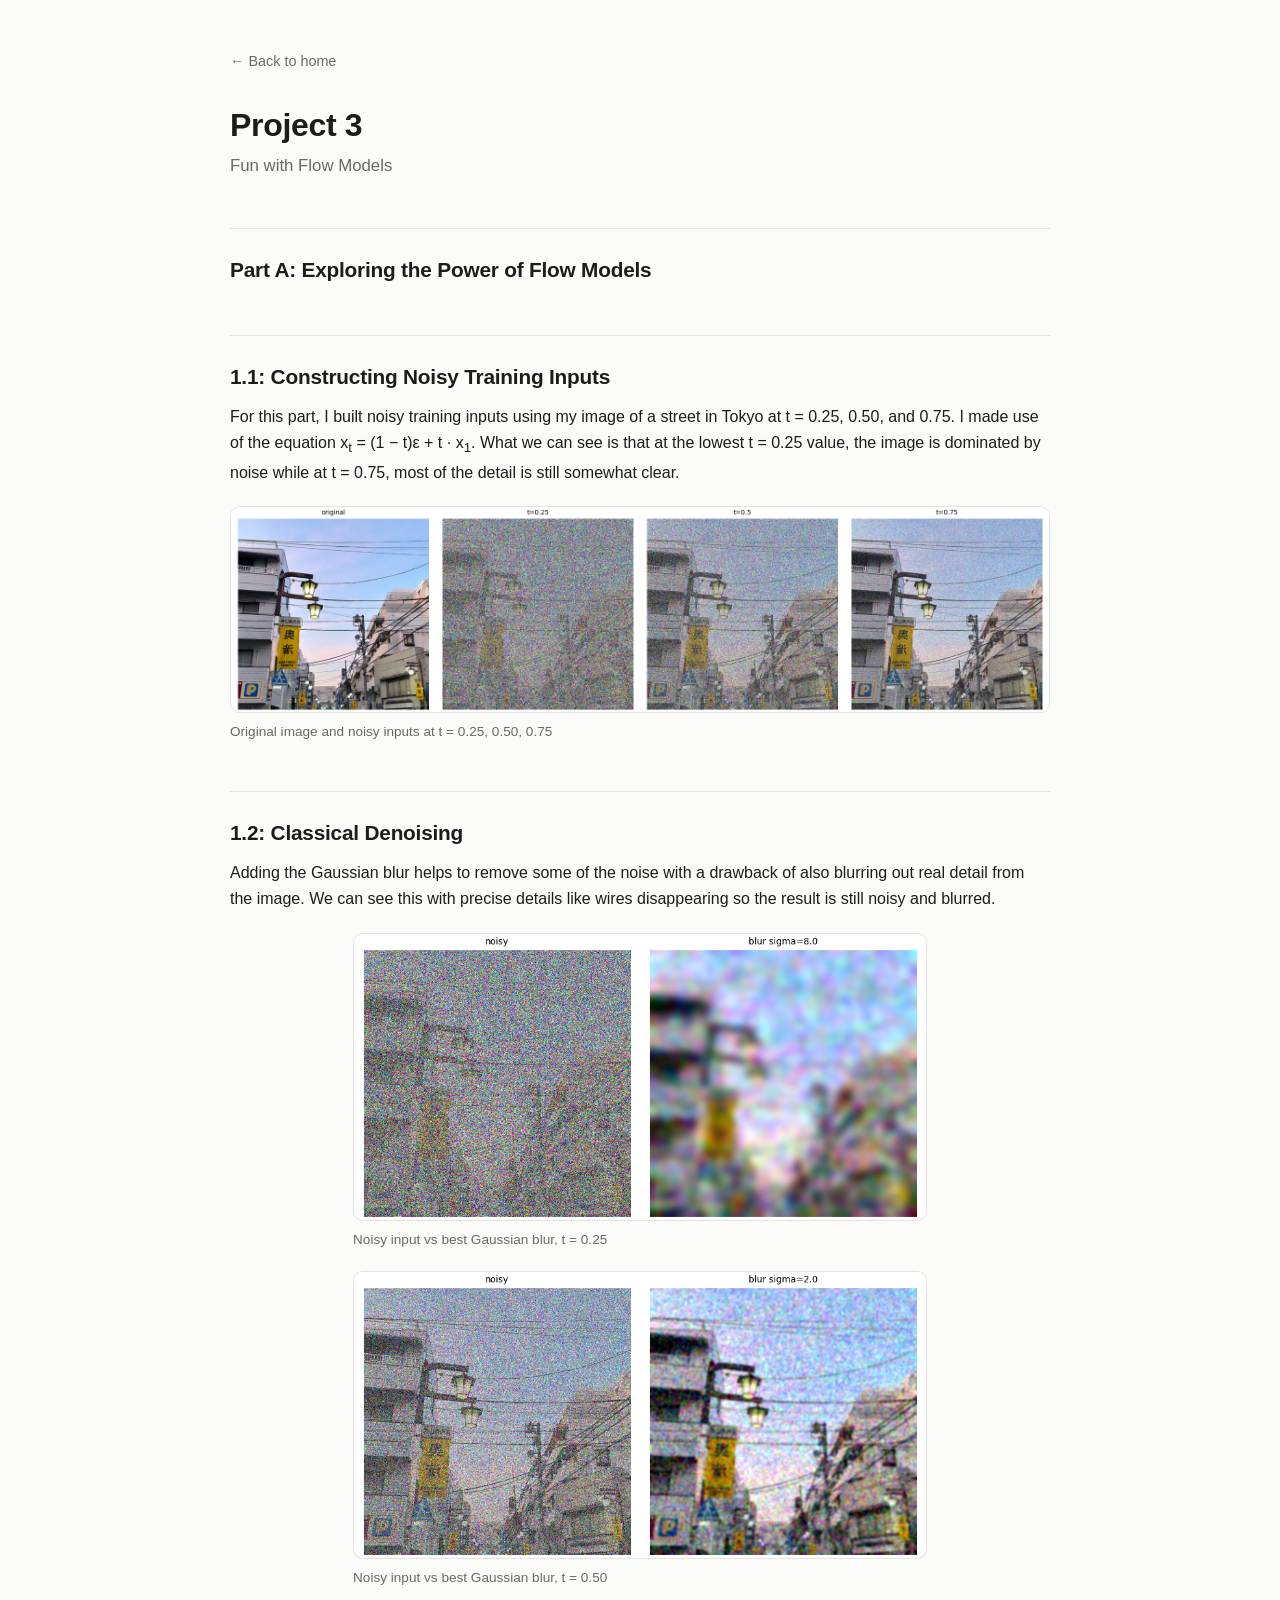
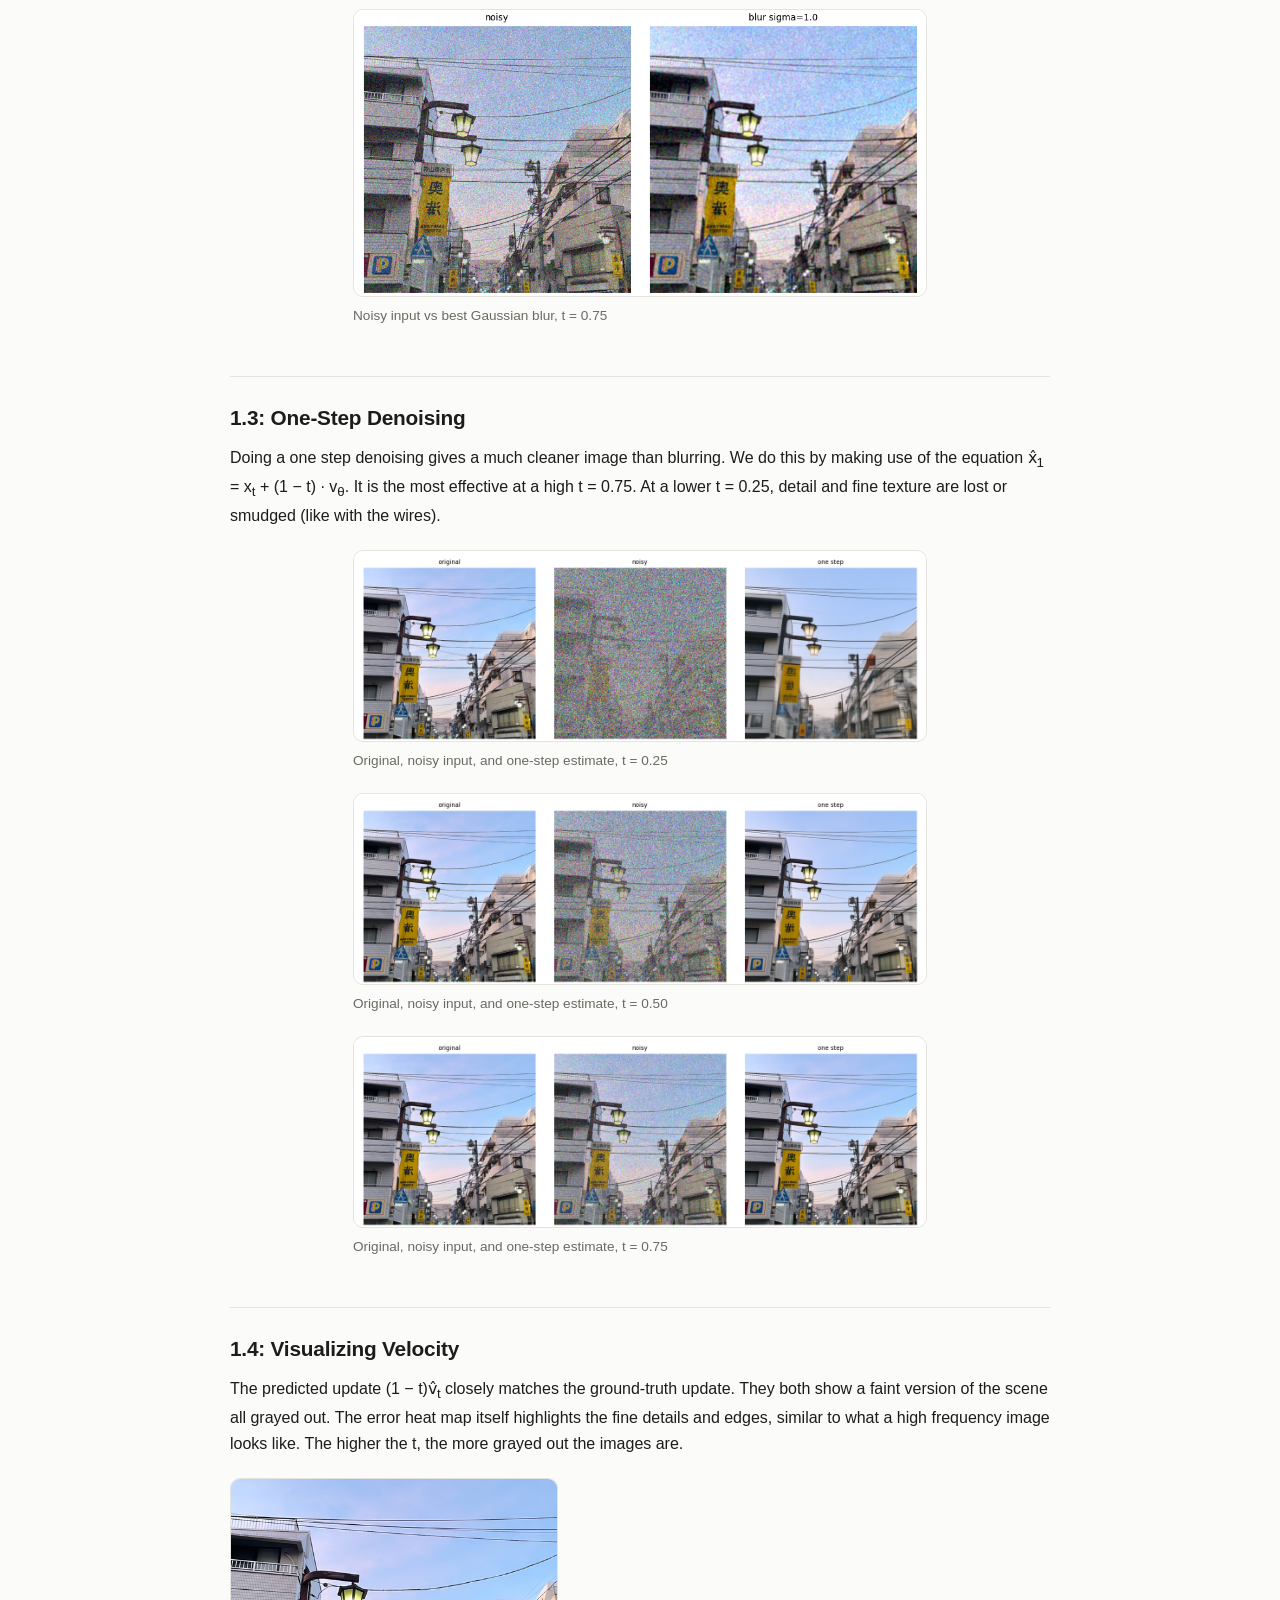
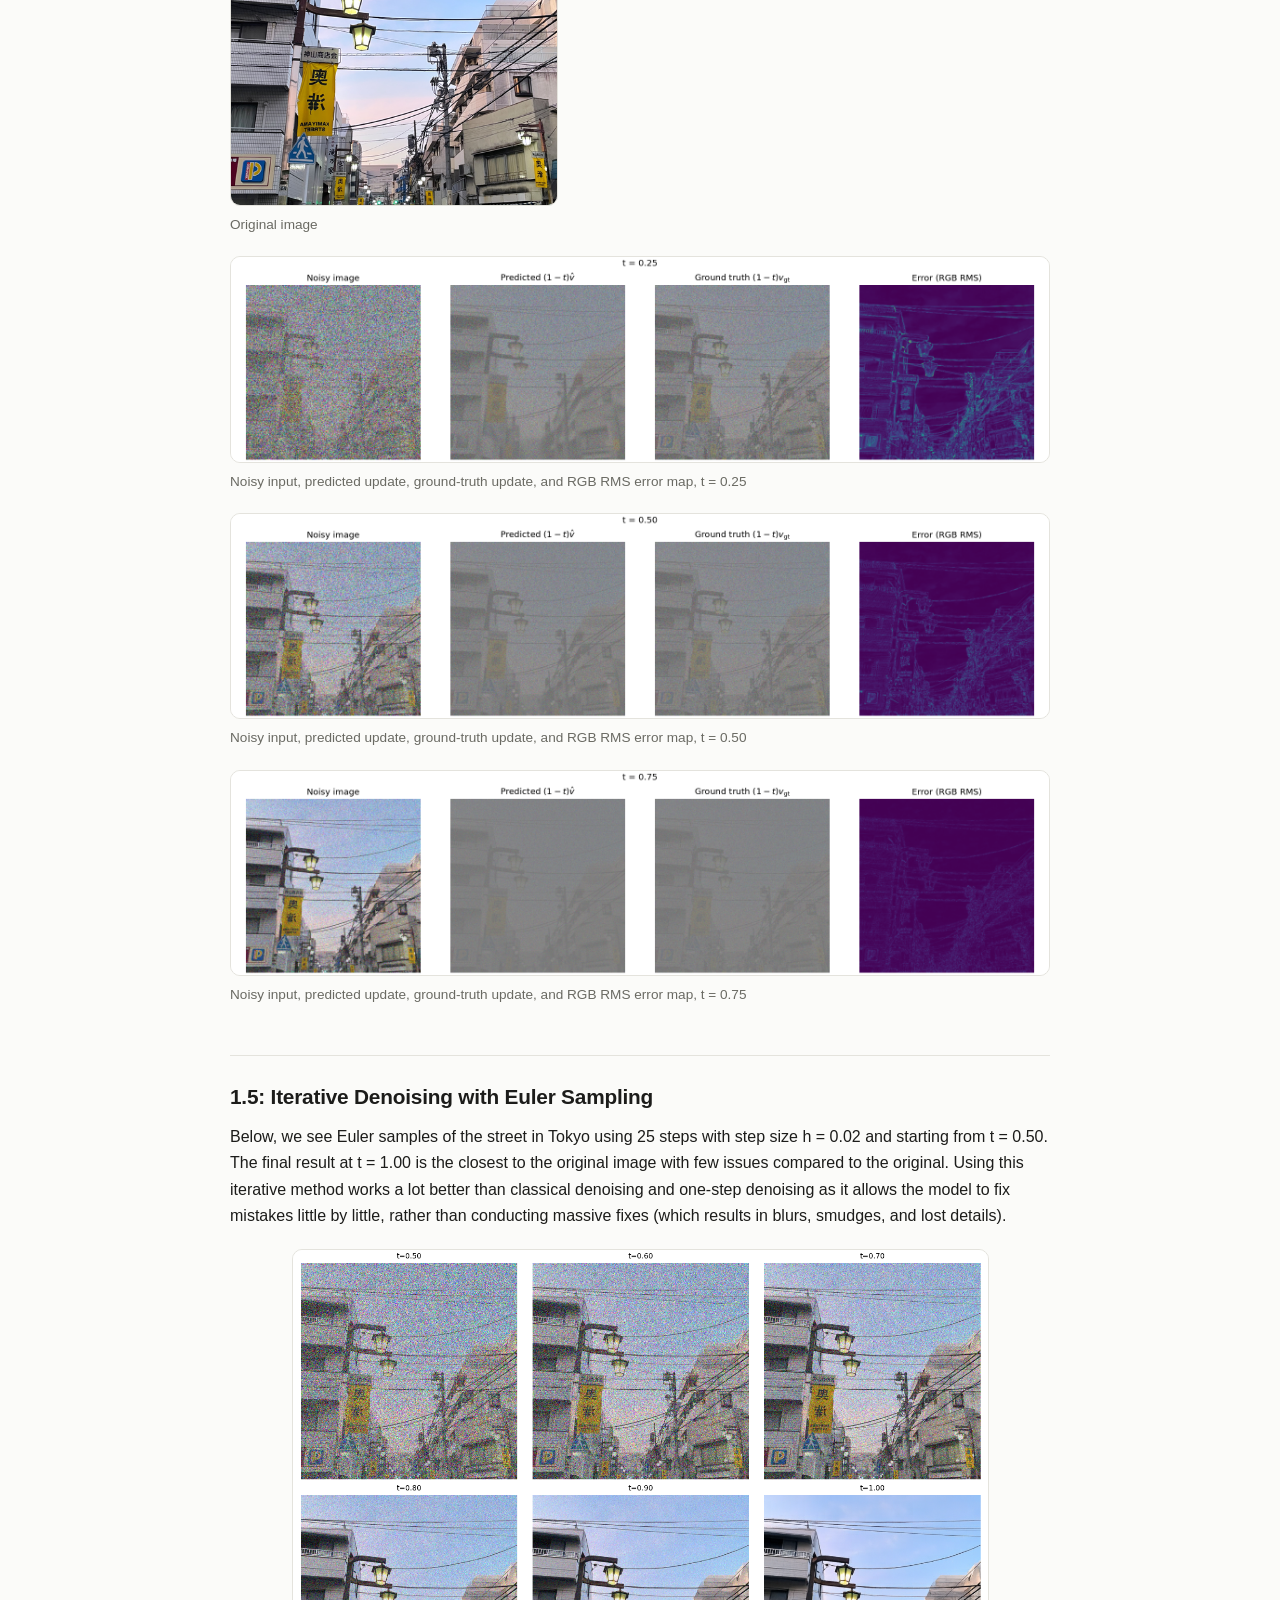
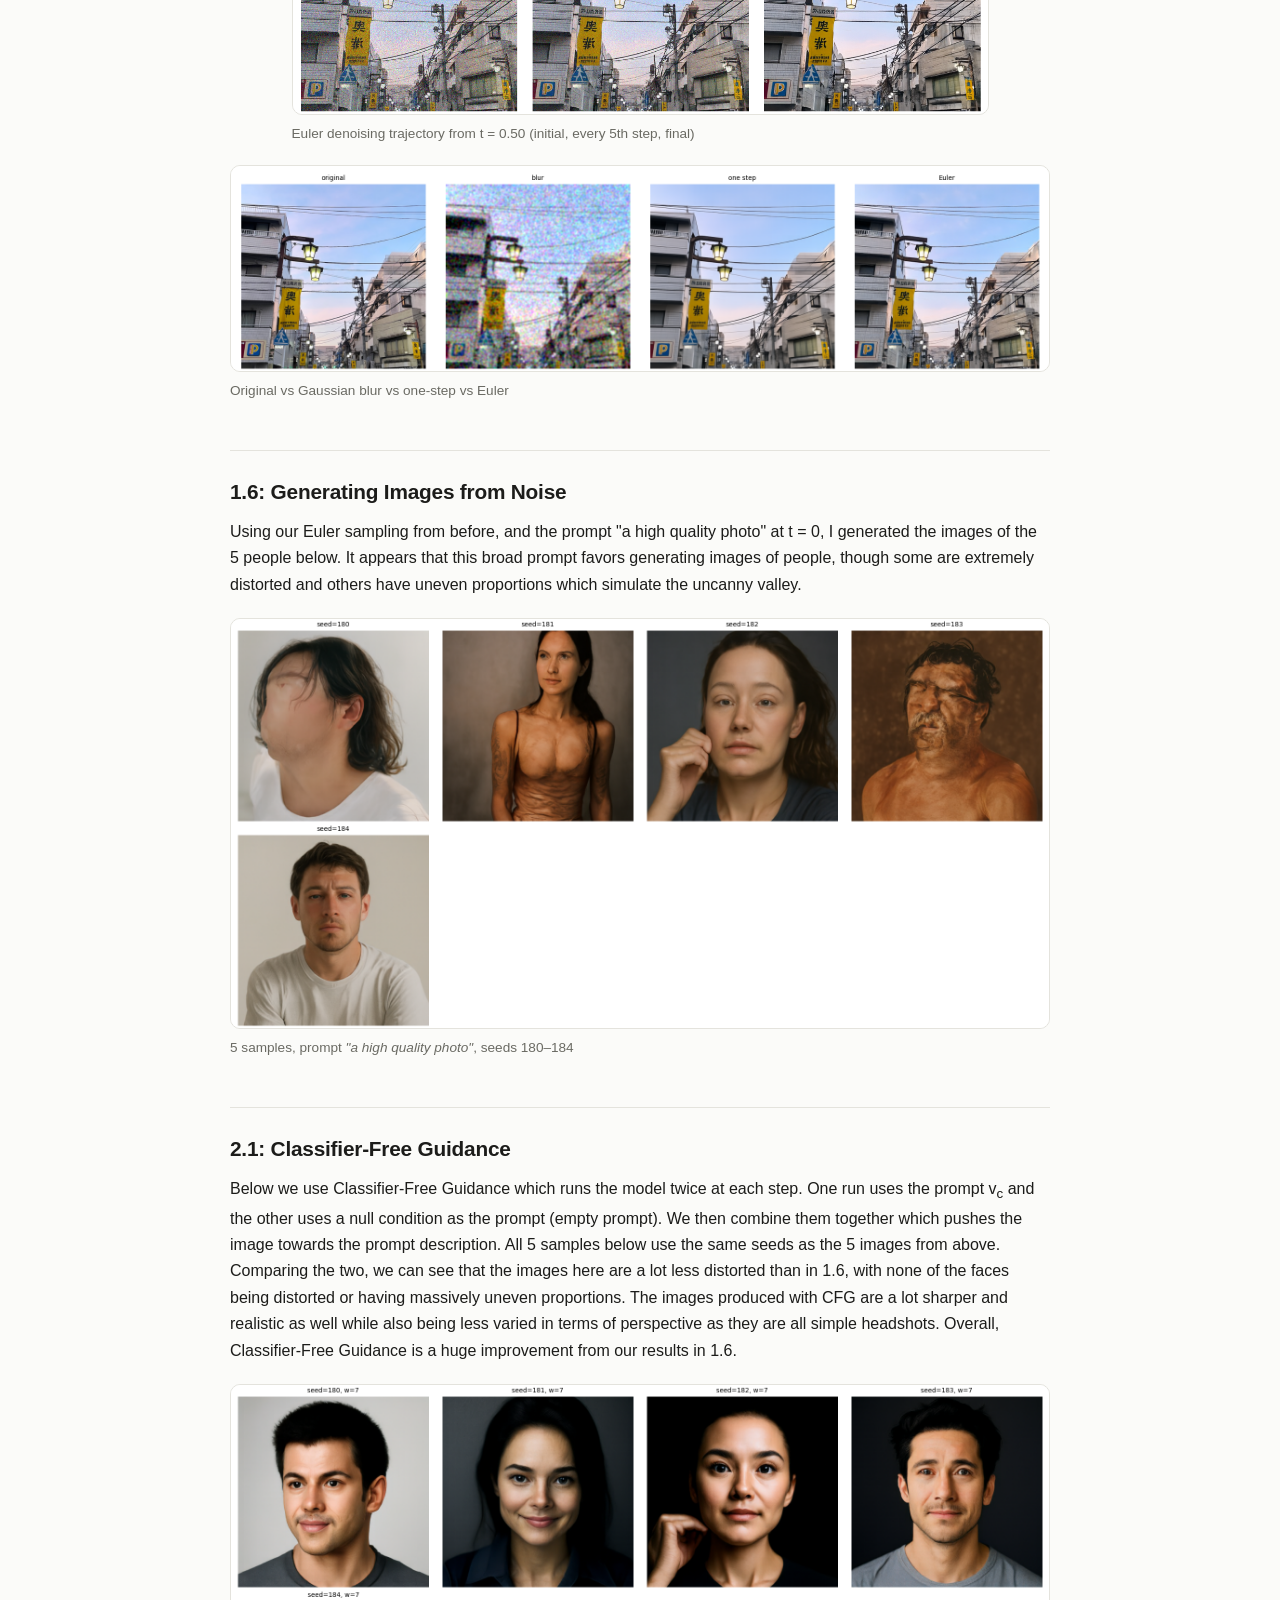
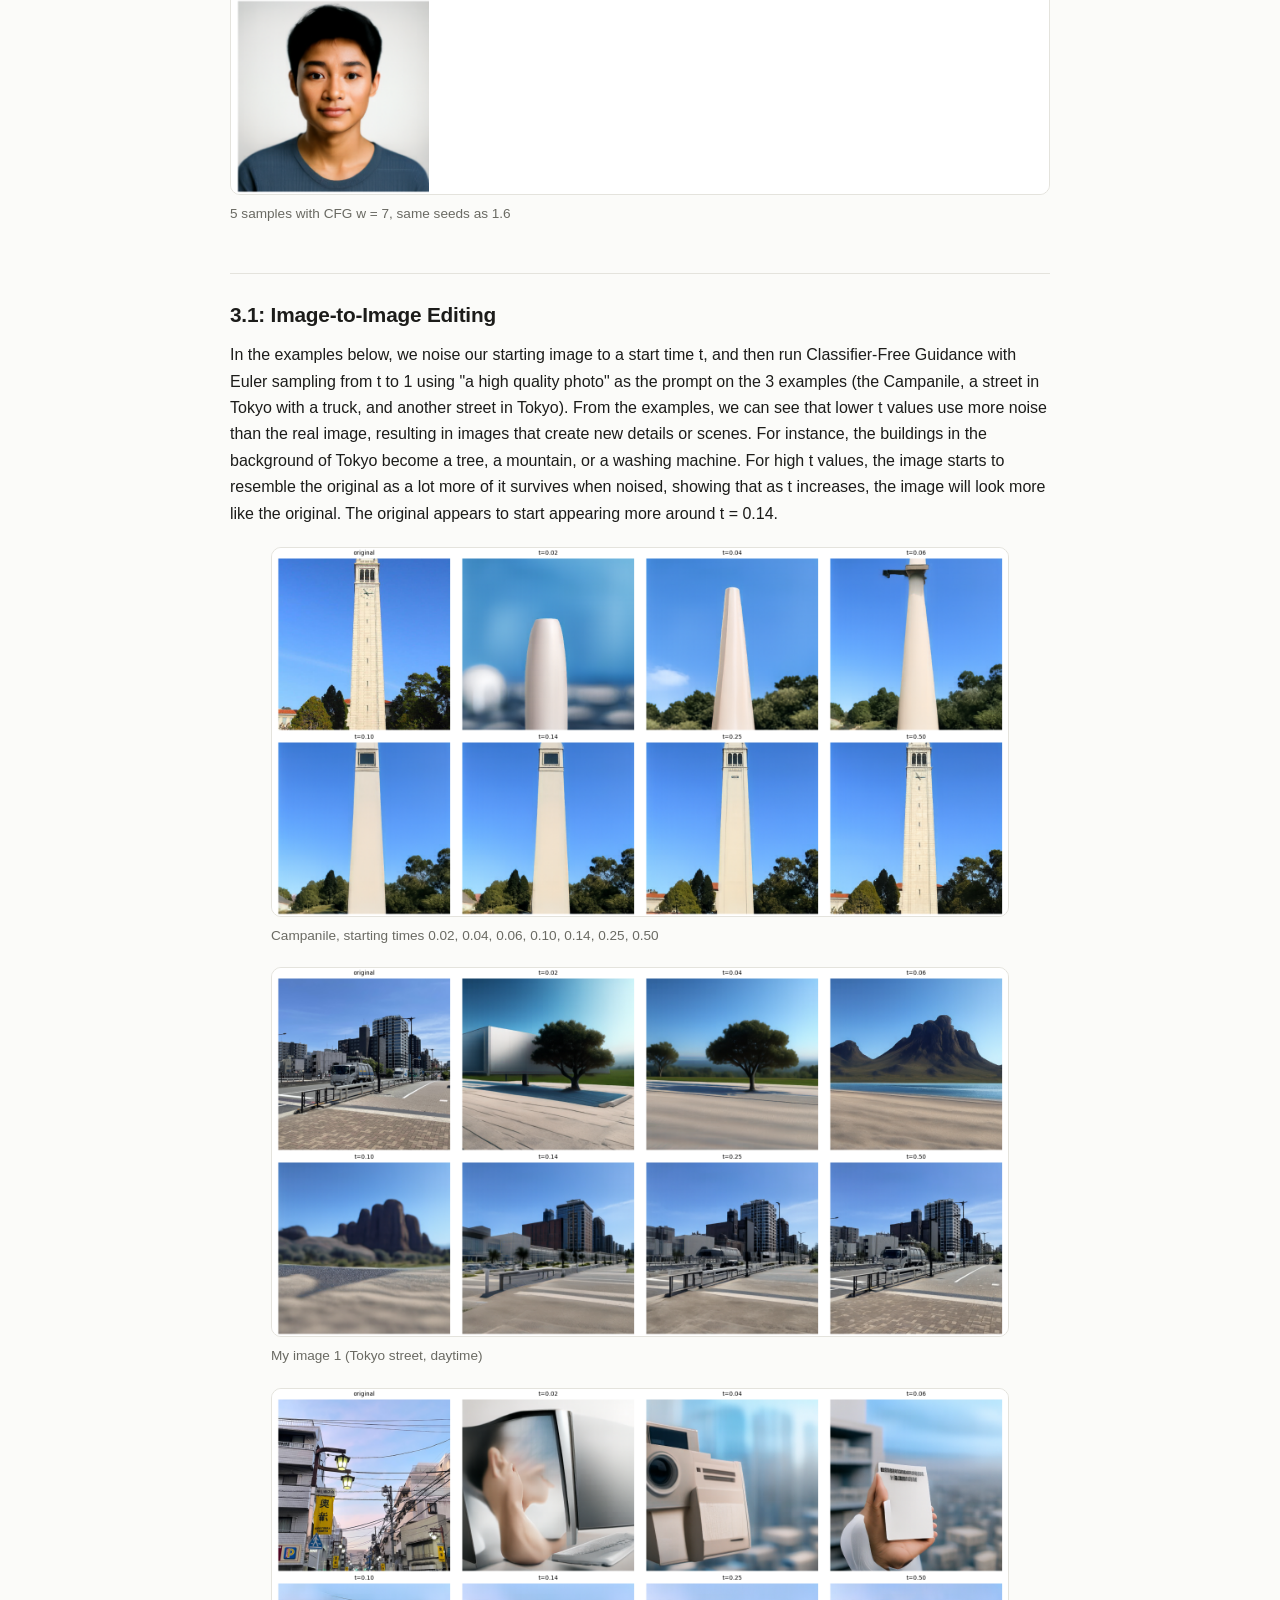
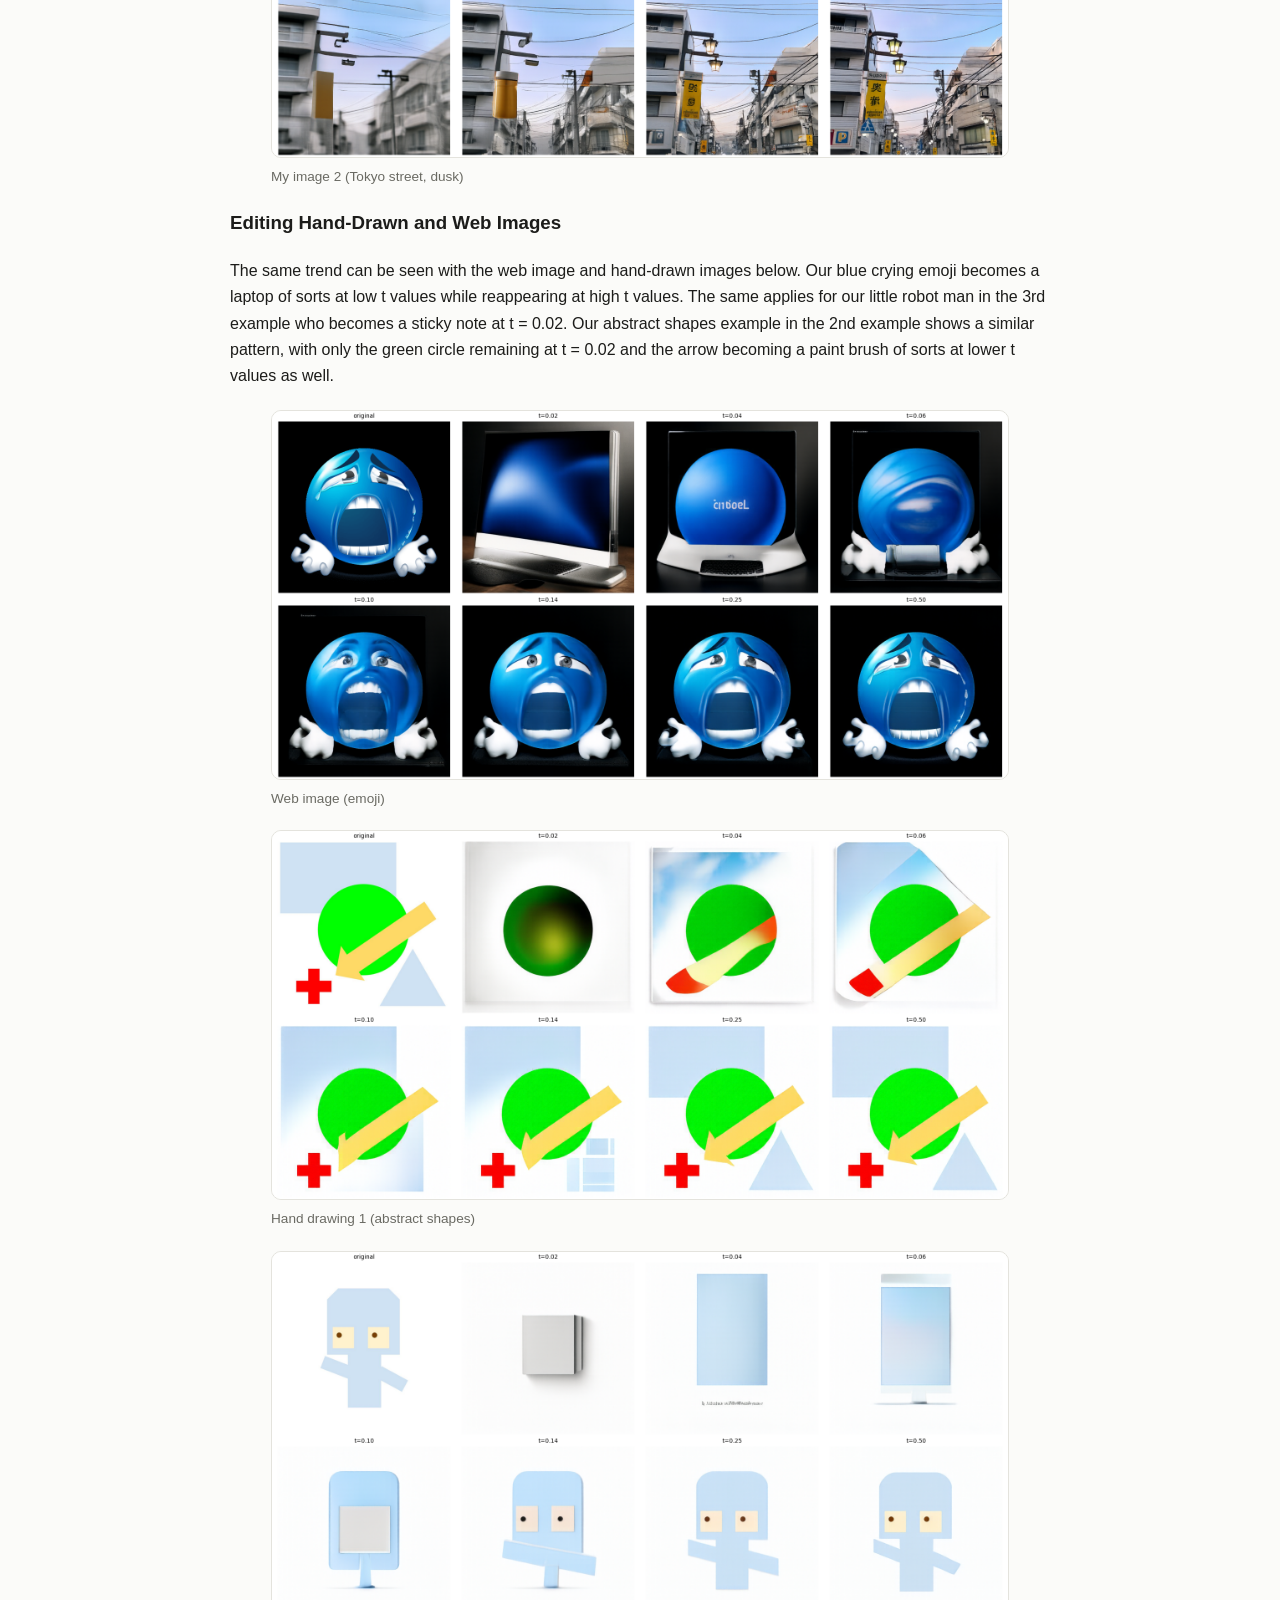
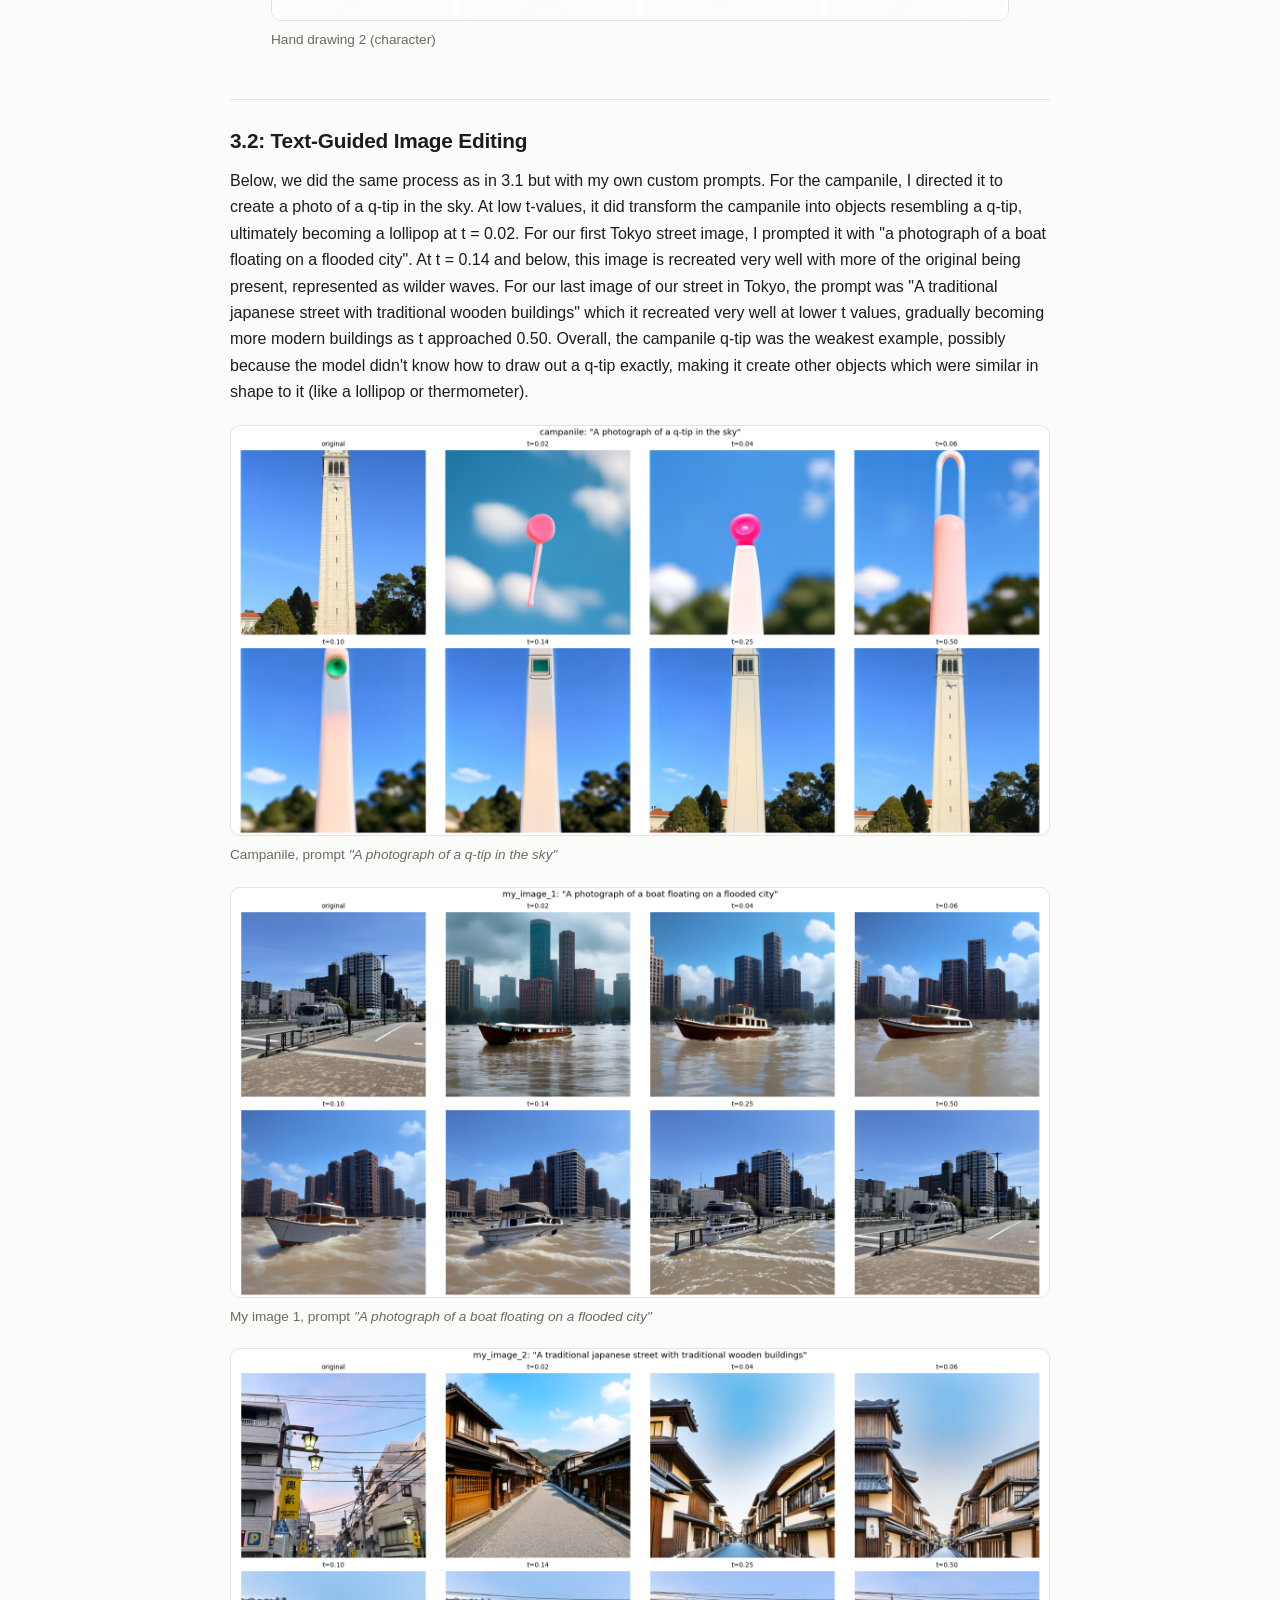
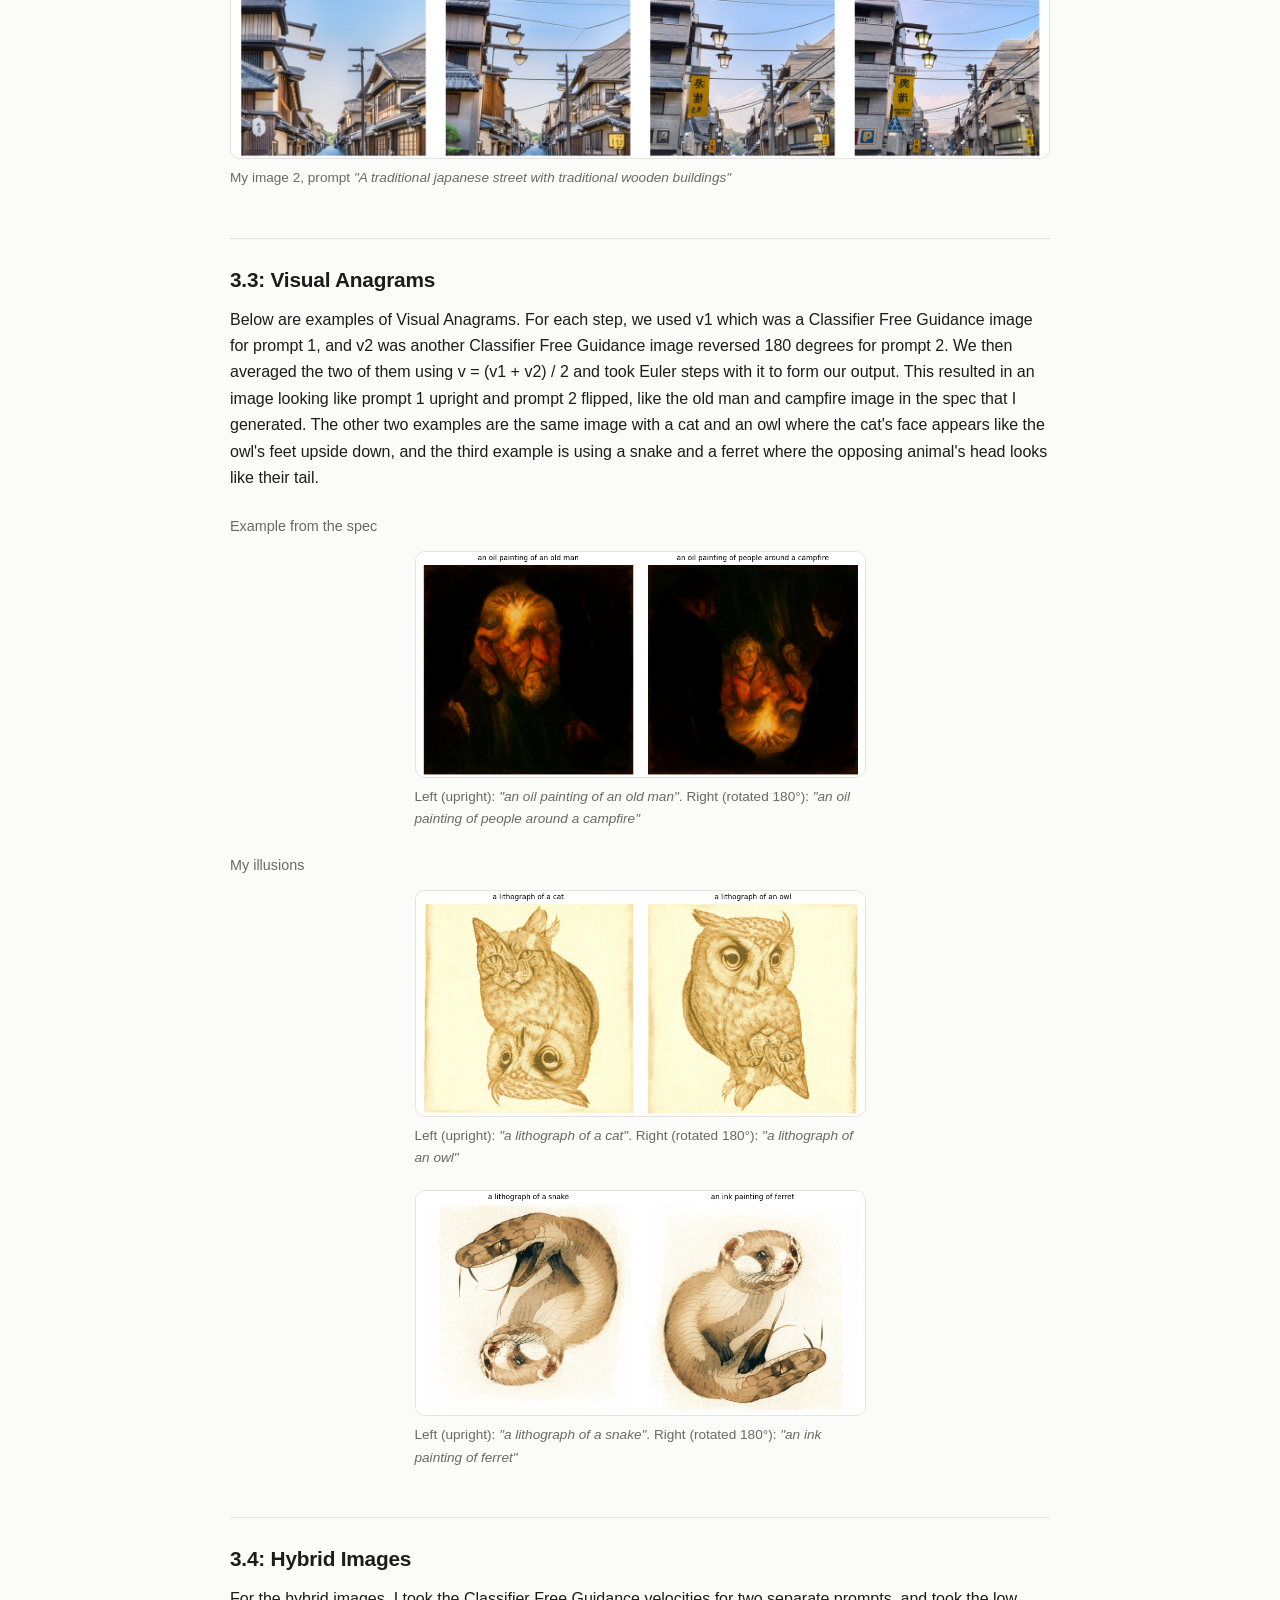
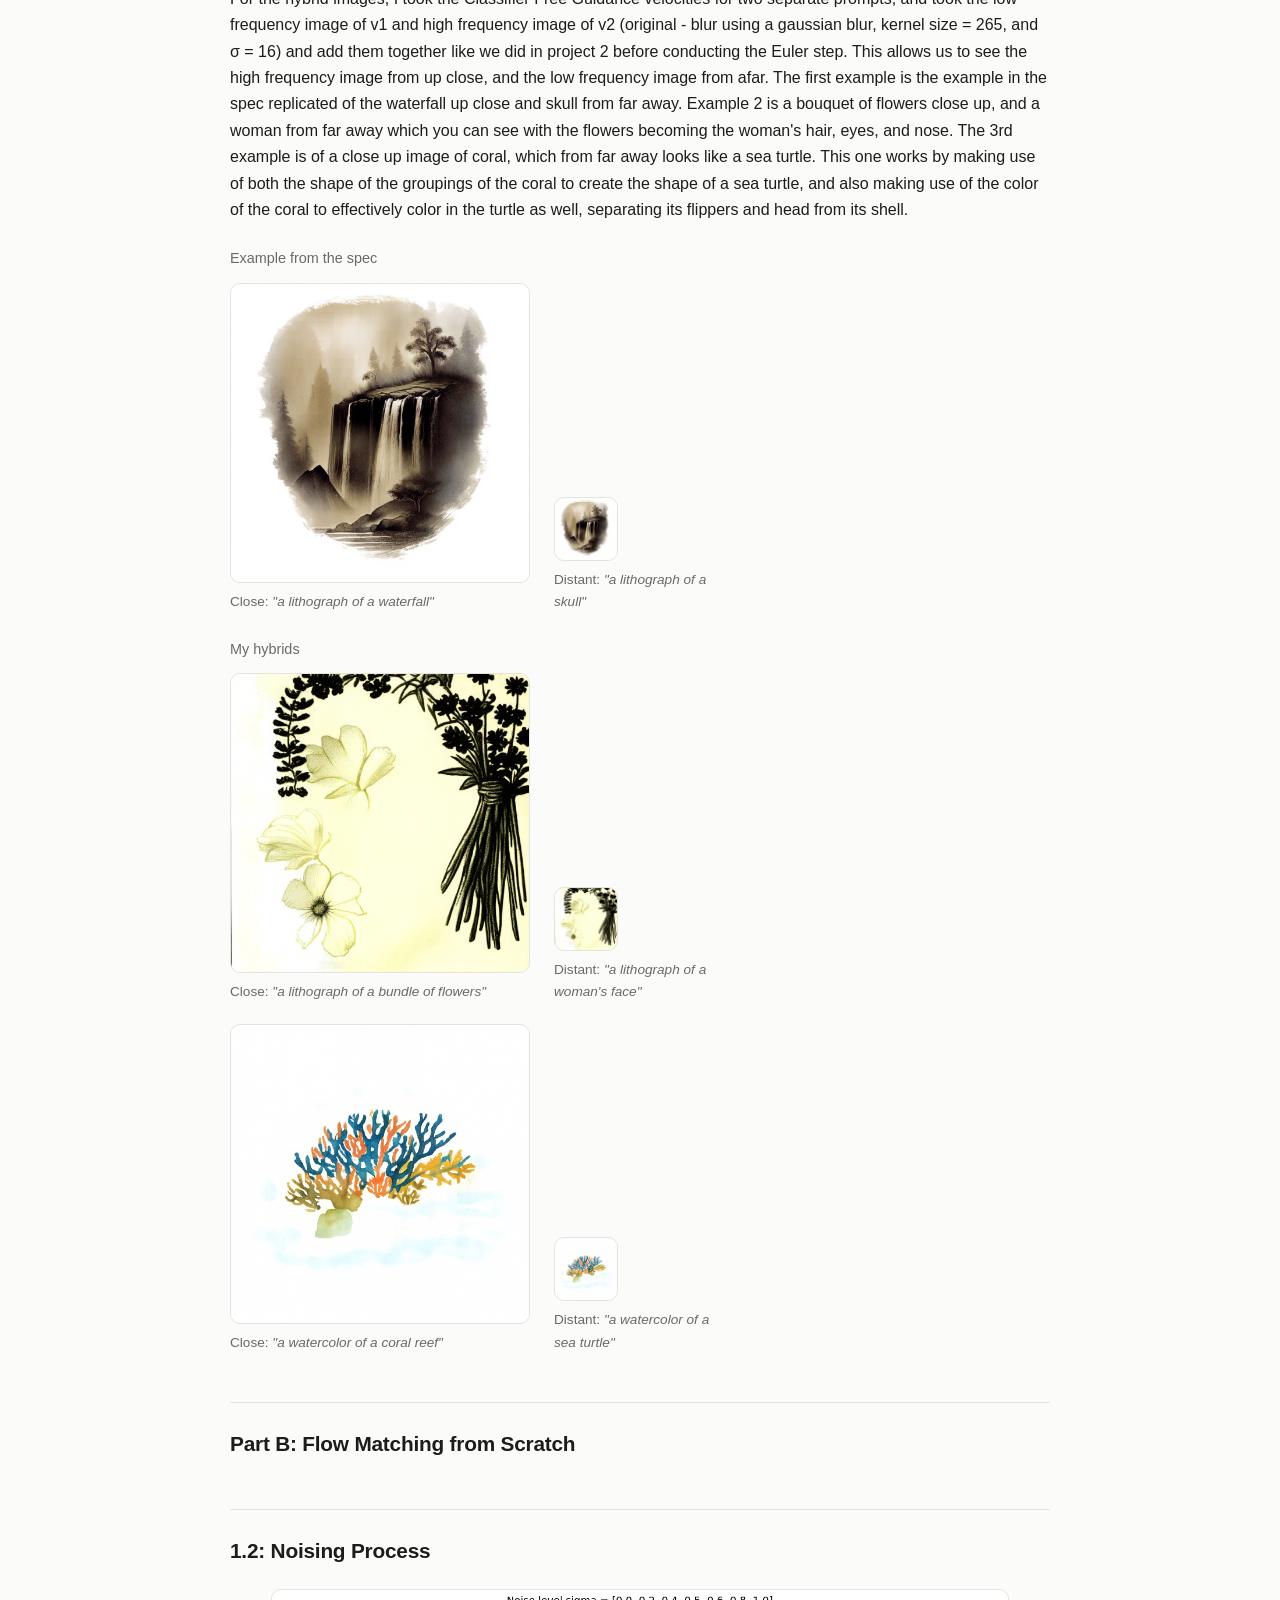
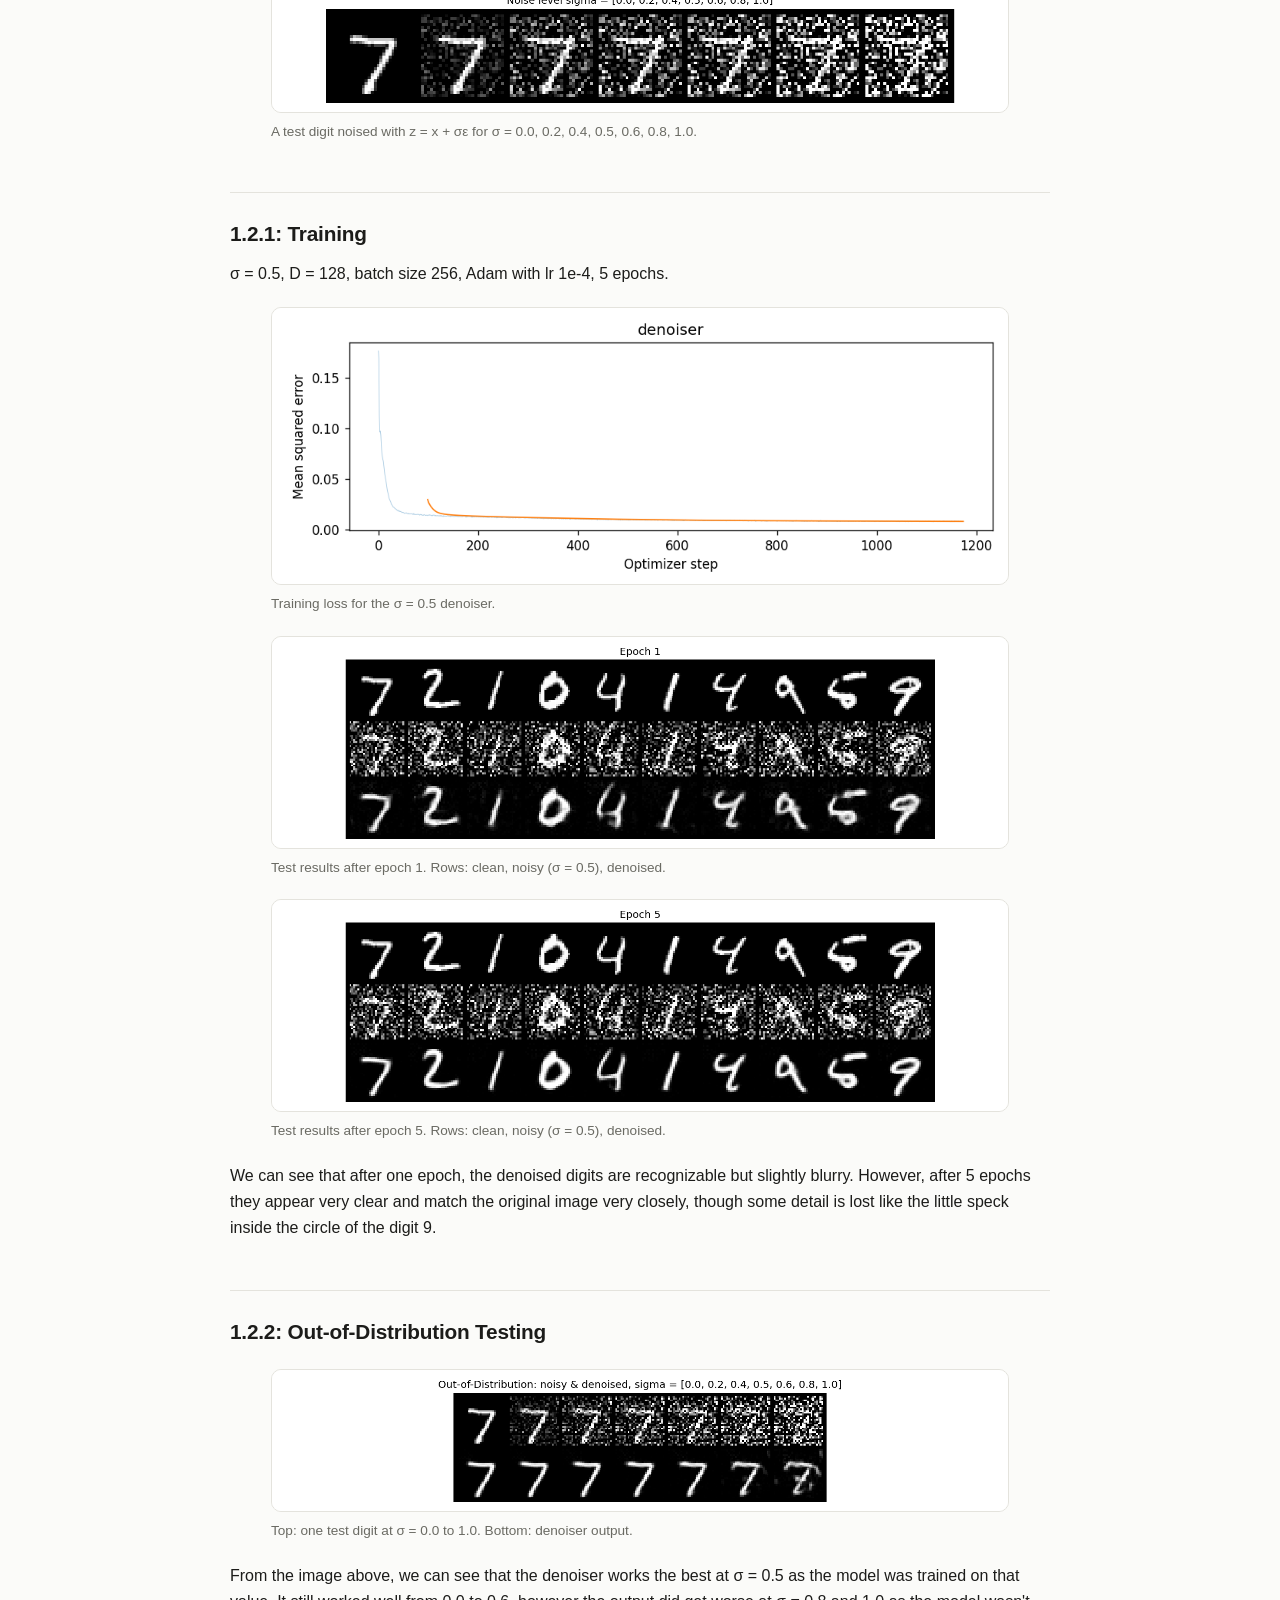
<file: proj3/index.html>
<!DOCTYPE html>
<html lang="en">
<head>
    <meta charset="utf-8">
    <meta name="viewport" content="width=device-width, initial-scale=1">
    <meta name="robots" content="noindex, nofollow">
    <title>Project 3 — Sun Min Kim</title>
    <link rel="stylesheet" href="../style.css">
    <style>
        .wide {
            margin: 1.25rem 0;
        }
        .row-label {
            font-size: 0.9rem;
            color: var(--muted);
            margin: 1.5rem 0 -0.5rem;
        }
        .prompt {
            font-style: italic;
        }
        /* Hybrid images: full size next to a tiny copy to simulate viewing from afar */
        .hybrid {
            display: flex;
            gap: 1.5rem;
            align-items: flex-end;
            margin: 1.25rem 0;
        }
        .w40 { width: 40%; }
        .w55 { width: 55%; margin-left: auto; margin-right: auto; }
        .w70 { width: 70%; margin-left: auto; margin-right: auto; }
        .w85 { width: 85%; margin-left: auto; margin-right: auto; }
        .w90 { width: 90%; margin-left: auto; margin-right: auto; }
        .hybrid figure:first-child { flex: 0 1 300px; min-width: 0; }
        .hybrid figure.far img { width: 64px; }
        .hybrid figure.far { flex: 0 0 auto; max-width: 160px; }
    </style>
</head>
<body>
    <div class="container">
        <a class="backlink" href="../index.html">&larr; Back to home</a>
        <h1>Project 3</h1>
        <p class="subtitle">Fun with Flow Models</p>

        <!-- ===================== PART A ===================== -->

        <h2>Part A: Exploring the Power of Flow Models</h2>

        <h2>1.1: Constructing Noisy Training Inputs</h2>
        <p>For this part, I built noisy training inputs using my image of a street in Tokyo at t = 0.25, 0.50, and 0.75. I made use of the equation x<sub>t</sub> = (1 &minus; t)&epsilon; + t &middot; x<sub>1</sub>. What we can see is that at the lowest t = 0.25 value, the image is dominated by noise while at t = 0.75, most of the detail is still somewhat clear.</p>
        <figure class="wide">
            <img src="images/part_A/training_inputs.png" alt="Original image and noisy inputs at t = 0.25, 0.50, 0.75">
            <figcaption>Original image and noisy inputs at t = 0.25, 0.50, 0.75</figcaption>
        </figure>

        <h2>1.2: Classical Denoising</h2>
        <p>Adding the Gaussian blur helps to remove some of the noise with a drawback of also blurring out real detail from the image. We can see this with precise details like wires disappearing so the result is still noisy and blurred.</p>
        <figure class="wide w70">
            <img src="images/part_A/blur_0.25.png" alt="Noisy input vs best Gaussian blur at t = 0.25">
            <figcaption>Noisy input vs best Gaussian blur, t = 0.25</figcaption>
        </figure>
        <figure class="wide w70">
            <img src="images/part_A/blur_0.5.png" alt="Noisy input vs best Gaussian blur at t = 0.50">
            <figcaption>Noisy input vs best Gaussian blur, t = 0.50</figcaption>
        </figure>
        <figure class="wide w70">
            <img src="images/part_A/blur_0.75.png" alt="Noisy input vs best Gaussian blur at t = 0.75">
            <figcaption>Noisy input vs best Gaussian blur, t = 0.75</figcaption>
        </figure>

        <h2>1.3: One-Step Denoising</h2>
        <p>Doing a one step denoising gives a much cleaner image than blurring. We do this by making use of the equation x&#770;<sub>1</sub> = x<sub>t</sub> + (1 &minus; t) &middot; v<sub>&theta;</sub>. It is the most effective at a high t = 0.75. At a lower t = 0.25, detail and fine texture are lost or smudged (like with the wires).</p>
        <figure class="wide w70">
            <img src="images/part_A/one_step_0.25.png" alt="Original, noisy input, and one-step estimate at t = 0.25">
            <figcaption>Original, noisy input, and one-step estimate, t = 0.25</figcaption>
        </figure>
        <figure class="wide w70">
            <img src="images/part_A/one_step_0.5.png" alt="Original, noisy input, and one-step estimate at t = 0.50">
            <figcaption>Original, noisy input, and one-step estimate, t = 0.50</figcaption>
        </figure>
        <figure class="wide w70">
            <img src="images/part_A/one_step_0.75.png" alt="Original, noisy input, and one-step estimate at t = 0.75">
            <figcaption>Original, noisy input, and one-step estimate, t = 0.75</figcaption>
        </figure>

        <h2>1.4: Visualizing Velocity</h2>
        <p>The predicted update (1 &minus; t)v&#770;<sub>t</sub> closely matches the ground-truth update. They both show a faint version of the scene all grayed out. The error heat map itself highlights the fine details and edges, similar to what a high frequency image looks like. The higher the t, the more grayed out the images are.</p>
        <figure class="single w40">
            <img src="images/part_A/velocity_original.png" alt="Original image">
            <figcaption>Original image</figcaption>
        </figure>
        <figure class="wide">
            <img src="images/part_A/velocity_0.25.png" alt="Noisy input, predicted update, ground-truth update, and error map at t = 0.25">
            <figcaption>Noisy input, predicted update, ground-truth update, and RGB RMS error map, t = 0.25</figcaption>
        </figure>
        <figure class="wide">
            <img src="images/part_A/velocity_0.50.png" alt="Noisy input, predicted update, ground-truth update, and error map at t = 0.50">
            <figcaption>Noisy input, predicted update, ground-truth update, and RGB RMS error map, t = 0.50</figcaption>
        </figure>
        <figure class="wide">
            <img src="images/part_A/velocity_0.75.png" alt="Noisy input, predicted update, ground-truth update, and error map at t = 0.75">
            <figcaption>Noisy input, predicted update, ground-truth update, and RGB RMS error map, t = 0.75</figcaption>
        </figure>

        <h2>1.5: Iterative Denoising with Euler Sampling</h2>
        <p>Below, we see Euler samples of the street in Tokyo using 25 steps with step size h = 0.02 and starting from t = 0.50. The final result at t = 1.00 is the closest to the original image with few issues compared to the original. Using this iterative method works a lot better than classical denoising and one-step denoising as it allows the model to fix mistakes little by little, rather than conducting massive fixes (which results in blurs, smudges, and lost details).</p>
        <figure class="wide w85">
            <img src="images/part_A/trajectory.png" alt="Euler denoising trajectory from t = 0.50">
            <figcaption>Euler denoising trajectory from t = 0.50 (initial, every 5th step, final)</figcaption>
        </figure>
        <figure class="wide">
            <img src="images/part_A/comparison.png" alt="Original vs Gaussian blur vs one-step vs Euler">
            <figcaption>Original vs Gaussian blur vs one-step vs Euler</figcaption>
        </figure>

        <h2>1.6: Generating Images from Noise</h2>
        <p>Using our Euler sampling from before, and the prompt "a high quality photo" at t = 0, I generated the images of the 5 people below. It appears that this broad prompt favors generating images of people, though some are extremely distorted and others have uneven proportions which simulate the uncanny valley.</p>
        <figure class="wide">
            <img src="images/part_A/conditional_samples.png" alt="5 samples from pure noise with the prompt a high quality photo">
            <figcaption>5 samples, prompt <span class="prompt">"a high quality photo"</span>, seeds 180&ndash;184</figcaption>
        </figure>

        <h2>2.1: Classifier-Free Guidance</h2>
        <p>Below we use Classifier-Free Guidance which runs the model twice at each step. One run uses the prompt v<sub>c</sub> and the other uses a null condition as the prompt (empty prompt). We then combine them together which pushes the image towards the prompt description. All 5 samples below use the same seeds as the 5 images from above. Comparing the two, we can see that the images here are a lot less distorted than in 1.6, with none of the faces being distorted or having massively uneven proportions. The images produced with CFG are a lot sharper and realistic as well while also being less varied in terms of perspective as they are all simple headshots. Overall, Classifier-Free Guidance is a huge improvement from our results in 1.6.</p>
        <figure class="wide">
            <img src="images/part_A/cfg_samples.png" alt="5 samples with classifier-free guidance w = 7">
            <figcaption>5 samples with CFG w = 7, same seeds as 1.6</figcaption>
        </figure>

        <h2>3.1: Image-to-Image Editing</h2>
        <p>In the examples below, we noise our starting image to a start time t, and then run Classifier-Free Guidance with Euler sampling from t to 1 using "a high quality photo" as the prompt on the 3 examples (the Campanile, a street in Tokyo with a truck, and another street in Tokyo). From the examples, we can see that lower t values use more noise than the real image, resulting in images that create new details or scenes. For instance, the buildings in the background of Tokyo become a tree, a mountain, or a washing machine. For high t values, the image starts to resemble the original as a lot more of it survives when noised, showing that as t increases, the image will look more like the original. The original appears to start appearing more around t = 0.14.</p>
        <figure class="wide w90">
            <img src="images/part_A/edit_campanile.png" alt="Campanile edits at start times 0.02 to 0.50">
            <figcaption>Campanile, starting times 0.02, 0.04, 0.06, 0.10, 0.14, 0.25, 0.50</figcaption>
        </figure>
        <figure class="wide w90">
            <img src="images/part_A/edit_my_image_1.png" alt="Tokyo street (daytime) edits at start times 0.02 to 0.50">
            <figcaption>My image 1 (Tokyo street, daytime)</figcaption>
        </figure>
        <figure class="wide w90">
            <img src="images/part_A/edit_my_image_2.png" alt="Tokyo street (dusk) edits at start times 0.02 to 0.50">
            <figcaption>My image 2 (Tokyo street, dusk)</figcaption>
        </figure>

        <h3>Editing Hand-Drawn and Web Images</h3>
        <p>The same trend can be seen with the web image and hand-drawn images below. Our blue crying emoji becomes a laptop of sorts at low t values while reappearing at high t values. The same applies for our little robot man in the 3rd example who becomes a sticky note at t = 0.02. Our abstract shapes example in the 2nd example shows a similar pattern, with only the green circle remaining at t = 0.02 and the arrow becoming a paint brush of sorts at lower t values as well.</p>
        <figure class="wide w90">
            <img src="images/part_A/edit_web_image.png" alt="Emoji web image edits at start times 0.02 to 0.50">
            <figcaption>Web image (emoji)</figcaption>
        </figure>
        <figure class="wide w90">
            <img src="images/part_A/edit_drawing_1.png" alt="Abstract shapes drawing edits at start times 0.02 to 0.50">
            <figcaption>Hand drawing 1 (abstract shapes)</figcaption>
        </figure>
        <figure class="wide w90">
            <img src="images/part_A/edit_drawing_2.png" alt="Character drawing edits at start times 0.02 to 0.50">
            <figcaption>Hand drawing 2 (character)</figcaption>
        </figure>

        <h2>3.2: Text-Guided Image Editing</h2>
        <p>Below, we did the same process as in 3.1 but with my own custom prompts. For the campanile, I directed it to create a photo of a q-tip in the sky. At low t-values, it did transform the campanile into objects resembling a q-tip, ultimately becoming a lollipop at t = 0.02. For our first Tokyo street image, I prompted it with "a photograph of a boat floating on a flooded city". At t = 0.14 and below, this image is recreated very well with more of the original being present, represented as wilder waves. For our last image of our street in Tokyo, the prompt was "A traditional japanese street with traditional wooden buildings" which it recreated very well at lower t values, gradually becoming more modern buildings as t approached 0.50. Overall, the campanile q-tip was the weakest example, possibly because the model didn't know how to draw out a q-tip exactly, making it create other objects which were similar in shape to it (like a lollipop or thermometer).</p>
        <figure class="wide">
            <img src="images/part_A/text_edit_campanile.png" alt="Text-guided Campanile edits at start times 0.02 to 0.50">
            <figcaption>Campanile, prompt <span class="prompt">"A photograph of a q-tip in the sky"</span></figcaption>
        </figure>
        <figure class="wide">
            <img src="images/part_A/text_edit_my_image_1.png" alt="Text-guided Tokyo street (daytime) edits at start times 0.02 to 0.50">
            <figcaption>My image 1, prompt <span class="prompt">"A photograph of a boat floating on a flooded city"</span></figcaption>
        </figure>
        <figure class="wide">
            <img src="images/part_A/text_edit_my_image_2.png" alt="Text-guided Tokyo street (dusk) edits at start times 0.02 to 0.50">
            <figcaption>My image 2, prompt <span class="prompt">"A traditional japanese street with traditional wooden buildings"</span></figcaption>
        </figure>

        <h2>3.3: Visual Anagrams</h2>
        <p>Below are examples of Visual Anagrams. For each step, we used v1 which was a Classifier Free Guidance image for prompt 1, and v2 was another Classifier Free Guidance image reversed 180 degrees for prompt 2. We then averaged the two of them using v = (v1 + v2) / 2 and took Euler steps with it to form our output. This resulted in an image looking like prompt 1 upright and prompt 2 flipped, like the old man and campfire image in the spec that I generated. The other two examples are the same image with a cat and an owl where the cat's face appears like the owl's feet upside down, and the third example is using a snake and a ferret where the opposing animal's head looks like their tail.</p>
        <p class="row-label">Example from the spec</p>
        <figure class="wide w55">
            <img src="images/part_A/anagram_views_0.png" alt="Visual anagram: old man upright, people around a campfire rotated 180 degrees">
            <figcaption>Left (upright): <span class="prompt">"an oil painting of an old man"</span>. Right (rotated 180&deg;): <span class="prompt">"an oil painting of people around a campfire"</span></figcaption>
        </figure>
        <p class="row-label">My illusions</p>
        <figure class="wide w55">
            <img src="images/part_A/anagram_views_1.png" alt="Visual anagram: cat upright, owl rotated 180 degrees">
            <figcaption>Left (upright): <span class="prompt">"a lithograph of a cat"</span>. Right (rotated 180&deg;): <span class="prompt">"a lithograph of an owl"</span></figcaption>
        </figure>
        <figure class="wide w55">
            <img src="images/part_A/anagram_views_2.png" alt="Visual anagram: snake upright, ferret rotated 180 degrees">
            <figcaption>Left (upright): <span class="prompt">"a lithograph of a snake"</span>. Right (rotated 180&deg;): <span class="prompt">"an ink painting of ferret"</span></figcaption>
        </figure>

        <h2>3.4: Hybrid Images</h2>
        <p>For the hybrid images, I took the Classifier Free Guidance velocities for two separate prompts, and took the low frequency image of v1 and high frequency image of v2 (original - blur using a gaussian blur, kernel size = 265, and &sigma; = 16) and add them together like we did in project 2 before conducting the Euler step. This allows us to see the high frequency image from up close, and the low frequency image from afar. The first example is the example in the spec replicated of the waterfall up close and skull from far away. Example 2 is a bouquet of flowers close up, and a woman from far away which you can see with the flowers becoming the woman's hair, eyes, and nose. The 3rd example is of a close up image of coral, which from far away looks like a sea turtle. This one works by making use of both the shape of the groupings of the coral to create the shape of a sea turtle, and also making use of the color of the coral to effectively color in the turtle as well, separating its flippers and head from its shell.</p>

        <p class="row-label">Example from the spec</p>
        <div class="hybrid">
            <figure>
                <img src="images/part_A/hybrid_0.png" alt="Hybrid image: waterfall up close, skull from afar">
                <figcaption>Close: <span class="prompt">"a lithograph of a waterfall"</span></figcaption>
            </figure>
            <figure class="far">
                <img src="images/part_A/hybrid_0.png" alt="Hybrid image shrunk to simulate viewing from afar">
                <figcaption>Distant: <span class="prompt">"a lithograph of a skull"</span></figcaption>
            </figure>
        </div>

        <p class="row-label">My hybrids</p>
        <div class="hybrid">
            <figure>
                <img src="images/part_A/hybrid_2.png" alt="Hybrid image: flowers up close, woman's face from afar">
                <figcaption>Close: <span class="prompt">"a lithograph of a bundle of flowers"</span></figcaption>
            </figure>
            <figure class="far">
                <img src="images/part_A/hybrid_2.png" alt="Hybrid image shrunk to simulate viewing from afar">
                <figcaption>Distant: <span class="prompt">"a lithograph of a woman's face"</span></figcaption>
            </figure>
        </div>

        <div class="hybrid">
            <figure>
                <img src="images/part_A/hybrid_1.png" alt="Hybrid image: coral reef up close, sea turtle from afar">
                <figcaption>Close: <span class="prompt">"a watercolor of a coral reef"</span></figcaption>
            </figure>
            <figure class="far">
                <img src="images/part_A/hybrid_1.png" alt="Hybrid image shrunk to simulate viewing from afar">
                <figcaption>Distant: <span class="prompt">"a watercolor of a sea turtle"</span></figcaption>
            </figure>
        </div>

        <!-- ===================== PART B ===================== -->

        <h2>Part B: Flow Matching from Scratch</h2>

        <h2>1.2: Noising Process</h2>
        <figure class="wide w90">
            <img src="images/part_B/noisy.png" alt="A test digit noised at sigma 0.0 to 1.0">
            <figcaption>A test digit noised with z = x + &sigma;&epsilon; for &sigma; = 0.0, 0.2, 0.4, 0.5, 0.6, 0.8, 1.0.</figcaption>
        </figure>

        <h2>1.2.1: Training</h2>
        <p>&sigma; = 0.5, D = 128, batch size 256, Adam with lr 1e-4, 5 epochs.</p>
        <figure class="wide w90">
            <img src="images/part_B/denoiser_loss.png" alt="Training loss for the sigma = 0.5 denoiser">
            <figcaption>Training loss for the &sigma; = 0.5 denoiser.</figcaption>
        </figure>
        <figure class="wide w90">
            <img src="images/part_B/denoise_epoch1.png" alt="Denoising test results after epoch 1">
            <figcaption>Test results after epoch 1. Rows: clean, noisy (&sigma; = 0.5), denoised.</figcaption>
        </figure>
        <figure class="wide w90">
            <img src="images/part_B/denoise_epoch5.png" alt="Denoising test results after epoch 5">
            <figcaption>Test results after epoch 5. Rows: clean, noisy (&sigma; = 0.5), denoised.</figcaption>
        </figure>
        <p>We can see that after one epoch, the denoised digits are recognizable but slightly blurry. However, after 5 epochs they appear very clear and match the original image very closely, though some detail is lost like the little speck inside the circle of the digit 9.</p>

        <h2>1.2.2: Out-of-Distribution Testing</h2>
        <figure class="wide w90">
            <img src="images/part_B/denoise_out_of_distribution.png" alt="One test digit at sigma 0.0 to 1.0 and the denoiser output">
            <figcaption>Top: one test digit at &sigma; = 0.0 to 1.0. Bottom: denoiser output.</figcaption>
        </figure>
        <p>From the image above, we can see that the denoiser works the best at &sigma; = 0.5 as the model was trained on that value. It still worked well from 0.0 to 0.6, however the output did get worse at &sigma; = 0.8 and 1.0 as the model wasn't familiar with seeing that much noise.</p>

        <h2>1.2.3: Denoising Pure Noise</h2>
        <figure class="wide w90">
            <img src="images/part_B/pure_noise_loss.png" alt="Training loss when the input is pure Gaussian noise">
            <figcaption>Training loss when the input is pure Gaussian noise.</figcaption>
        </figure>
        <figure class="wide w90">
            <img src="images/part_B/pure_noise_epoch_1.png" alt="Pure noise inputs and model outputs after epoch 1">
            <figcaption>Top: pure noise inputs. Bottom: model outputs after epoch 1.</figcaption>
        </figure>
        <figure class="wide w90">
            <img src="images/part_B/pure_noise_epoch_5.png" alt="Pure noise inputs and model outputs after epoch 5">
            <figcaption>Top: pure noise inputs. Bottom: model outputs after epoch 5.</figcaption>
        </figure>
        <p>When using pure noise, we can see that every output is the same blurry blob that resembles a mix of digits (9, 8, 3, 0, mostly digits containing or made up of circles). Additionally, the output doesn't appear to change with the input either. This is most likely because the input is pure random noise, which means that it contains no information at all regarding which digit it originated from. As a result, using MSE encourages the model to produce the least amount of error which comes out as a blurry combination of multiple digits.</p>

        <h2>2.1&ndash;2.3: Time-Conditioned UNet</h2>
        <p>D = 64, batch size 64, Adam with lr 1e-2 and ExponentialLR with &gamma; = 0.1<sup>1/10</sup>, 10 epochs, 50 sampling steps.</p>
        <p>Below, we make use of a time-conditioned UNet that is also given the time t. It learns which direction to go to make a pure noise image look more like a digit by taking many small steps. From the images below, we can see that by epoch 5, we can see the digits (though a bit scrambled) while they are a lot more well-formed in epoch 10 as a whole. Though some do still remain messy like some of the examples in the bottom right of the grid as the model can't decide which direction to go in.</p>
        <figure class="wide w90">
            <img src="images/part_B/time_loss.png" alt="Training loss for the time-conditioned UNet">
            <figcaption>Training loss for the time-conditioned UNet.</figcaption>
        </figure>
        <figure class="wide w90">
            <img src="images/part_B/time_epoch1.png" alt="Time-conditioned samples after epoch 1">
            <figcaption>Samples after epoch 1.</figcaption>
        </figure>
        <figure class="wide w90">
            <img src="images/part_B/time_epoch5.png" alt="Time-conditioned samples after epoch 5">
            <figcaption>Samples after epoch 5.</figcaption>
        </figure>
        <figure class="wide w90">
            <img src="images/part_B/time_epoch10.png" alt="Time-conditioned samples after epoch 10">
            <figcaption>Samples after epoch 10.</figcaption>
        </figure>

        <h2>2.4&ndash;2.6: Class-Conditioned UNet</h2>
        <p>Here, we use the same setup as above with 300 sampling steps and a class dropout p<sub>uncond</sub> = 0.1 as well as classifier-free guidance with &gamma; = 5.</p>
        <p>Now, we also tell the model which specific digit to make. For example, the digit '0'. We also hide the labels we usually pass in 10% of the time to allow the model to learn how to generate a digit without using a label. As a whole, the samples are clean and correct with all the digits appearing correctly from epoch 5, and appearing clear by epoch 10 for all digits 0 to 9.</p>
        <figure class="wide w90">
            <img src="images/part_B/class_loss.png" alt="Training loss for the class-conditioned UNet">
            <figcaption>Training loss for the class-conditioned UNet.</figcaption>
        </figure>
        <figure class="wide w90">
            <img src="images/part_B/class_sample_epoch1.png" alt="Class-conditioned samples after epoch 1">
            <figcaption>Samples after epoch 1. Each row shows digits 0 to 9.</figcaption>
        </figure>
        <figure class="wide w90">
            <img src="images/part_B/class_sample_epoch5.png" alt="Class-conditioned samples after epoch 5">
            <figcaption>Samples after epoch 5. Each row shows digits 0 to 9.</figcaption>
        </figure>
        <figure class="wide w90">
            <img src="images/part_B/class_sample_epoch10.png" alt="Class-conditioned samples after epoch 10">
            <figcaption>Samples after epoch 10. Each row shows digits 0 to 9.</figcaption>
        </figure>

        <h3>Removing the Learning Rate Scheduler</h3>
        <p>In the below outputs, instead of using the exponential scheduler that was being used previously, a constant learning rate of 1e-3 was used instead. In the original run, the learning rate started at 1e-2 and shrank a smaller amount each epoch which encouraged earlier runs to learn faster and later runs to be used for smaller microadjustments. By getting rid of the scheduler, the shrinking was removed causing the learning rate to be fixed throughout every epoch (constant at 1e-3). From the outputs below, without the learning rate scheduler, the model ended up generating the digits much more clearly at epoch 1 (with most of them clearly identifiable) which we see happens at epoch 5 but not epoch 1 for the run with the learning rate scheduler.</p>
        <figure class="wide w90">
            <img src="images/part_B/no_sched_loss.png" alt="Training loss without a scheduler">
            <figcaption>Training loss without a scheduler (constant lr 1e-3).</figcaption>
        </figure>
        <figure class="wide w90">
            <img src="images/part_B/no_schedule_sample_epoch1.png" alt="No-scheduler samples after epoch 1">
            <figcaption>No-scheduler samples after epoch 1.</figcaption>
        </figure>
        <figure class="wide w90">
            <img src="images/part_B/no_schedule_sample_epoch5.png" alt="No-scheduler samples after epoch 5">
            <figcaption>No-scheduler samples after epoch 5.</figcaption>
        </figure>
        <figure class="wide w90">
            <img src="images/part_B/no_schedule_sample_epoch10.png" alt="No-scheduler samples after epoch 10">
            <figcaption>No-scheduler samples after epoch 10.</figcaption>
        </figure>
    </div>
</body>
</html>
</file>
<file: style.css>
:root {
  --bg: #fbfbf9;
  --surface: #ffffff;
  --text: #1c1c1a;
  --muted: #6a6a63;
  --border: #e4e3dd;
  --accent: #3a5a9c;
}

@media (prefers-color-scheme: dark) {
  :root {
    --bg: #16161a;
    --surface: #1e1e23;
    --text: #e9e9e6;
    --muted: #a0a099;
    --border: #33333b;
    --accent: #8fb0e8;
  }
}

* { box-sizing: border-box; }

body {
  margin: 0;
  padding: 3rem 1.25rem 5rem;
  font-family: -apple-system, BlinkMacSystemFont, "Segoe UI", Helvetica, Arial, sans-serif;
  line-height: 1.65;
  color: var(--text);
  background: var(--bg);
}

.container {
  max-width: 820px;
  margin: 0 auto;
}

h1 {
  font-size: 2rem;
  line-height: 1.2;
  margin: 0 0 0.5rem;
  letter-spacing: -0.01em;
}

h2 {
  font-size: 1.3rem;
  margin: 3rem 0 0.4rem;
  padding-top: 1.5rem;
  border-top: 1px solid var(--border);
  letter-spacing: -0.01em;
}

p { margin: 0.6rem 0 1rem; }

a { color: var(--accent); }

.subtitle {
  color: var(--muted);
  font-size: 1.05rem;
  margin-top: 0;
}

.backlink {
  display: inline-block;
  margin-bottom: 2rem;
  font-size: 0.9rem;
  color: var(--muted);
  text-decoration: none;
}
.backlink:hover { color: var(--accent); }

.nav-list {
  list-style: none;
  padding: 0;
  margin: 2rem 0 0;
}
.nav-list li { margin: 0.5rem 0; }
.nav-list a {
  display: block;
  padding: 0.9rem 1.1rem;
  background: var(--surface);
  border: 1px solid var(--border);
  border-radius: 10px;
  text-decoration: none;
  color: var(--text);
  font-weight: 600;
  transition: border-color 0.15s ease;
}
.nav-list a:hover { border-color: var(--accent); }

.pair {
  display: grid;
  grid-template-columns: 1fr 1fr;
  gap: 1rem;
  margin: 1.25rem 0;
}
@media (max-width: 620px) {
  .pair { grid-template-columns: 1fr; }
}

.results-grid {
  display: grid;
  grid-template-columns: repeat(auto-fill, minmax(220px, 1fr));
  gap: 1.25rem;
  margin: 1.25rem 0;
}
.results-grid figure {
  min-width: 0;
}

figure {
  margin: 0;
}

figure img,
.single img {
  width: 100%;
  height: auto;
  display: block;
  border-radius: 10px;
  border: 1px solid var(--border);
  background: var(--surface);
}

.single {
  margin: 1.25rem 0;
  max-width: 420px;
}

figcaption {
  margin-top: 0.5rem;
  font-size: 0.85rem;
  color: var(--muted);
}
</file>
